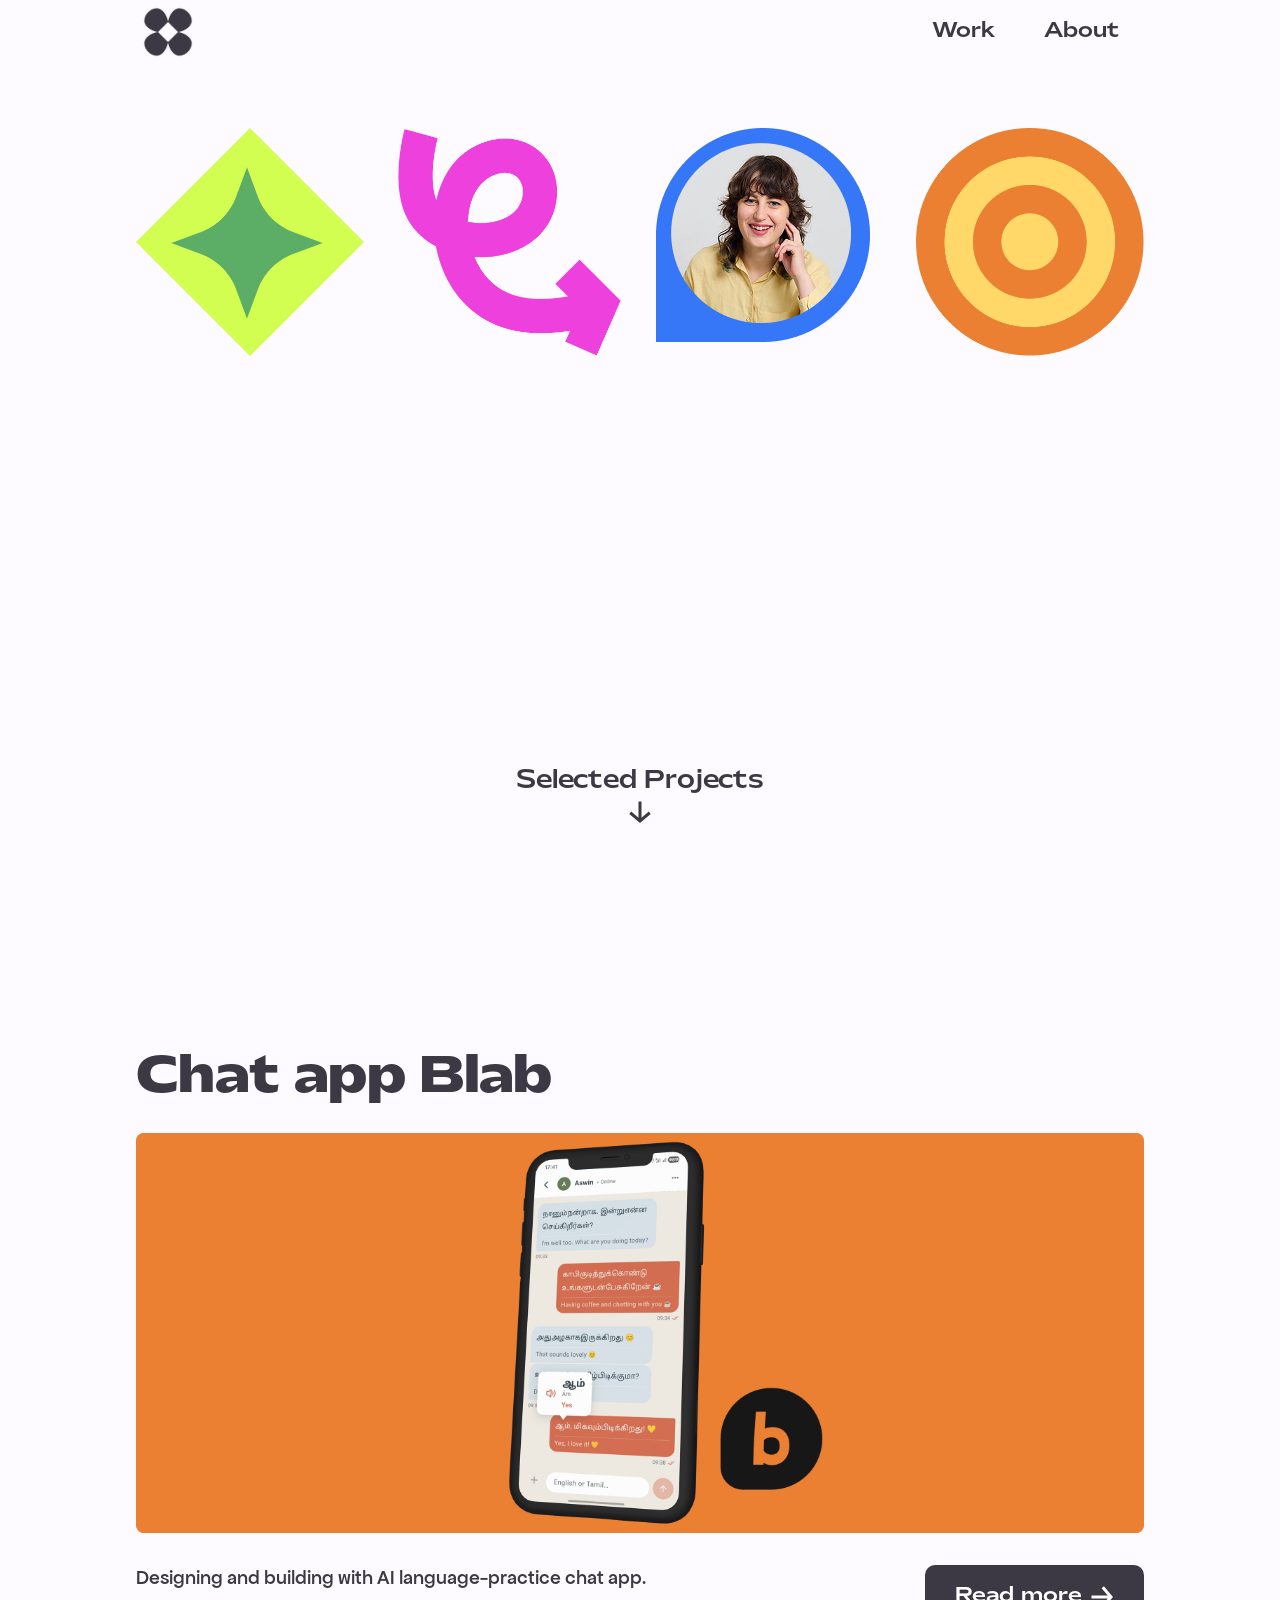
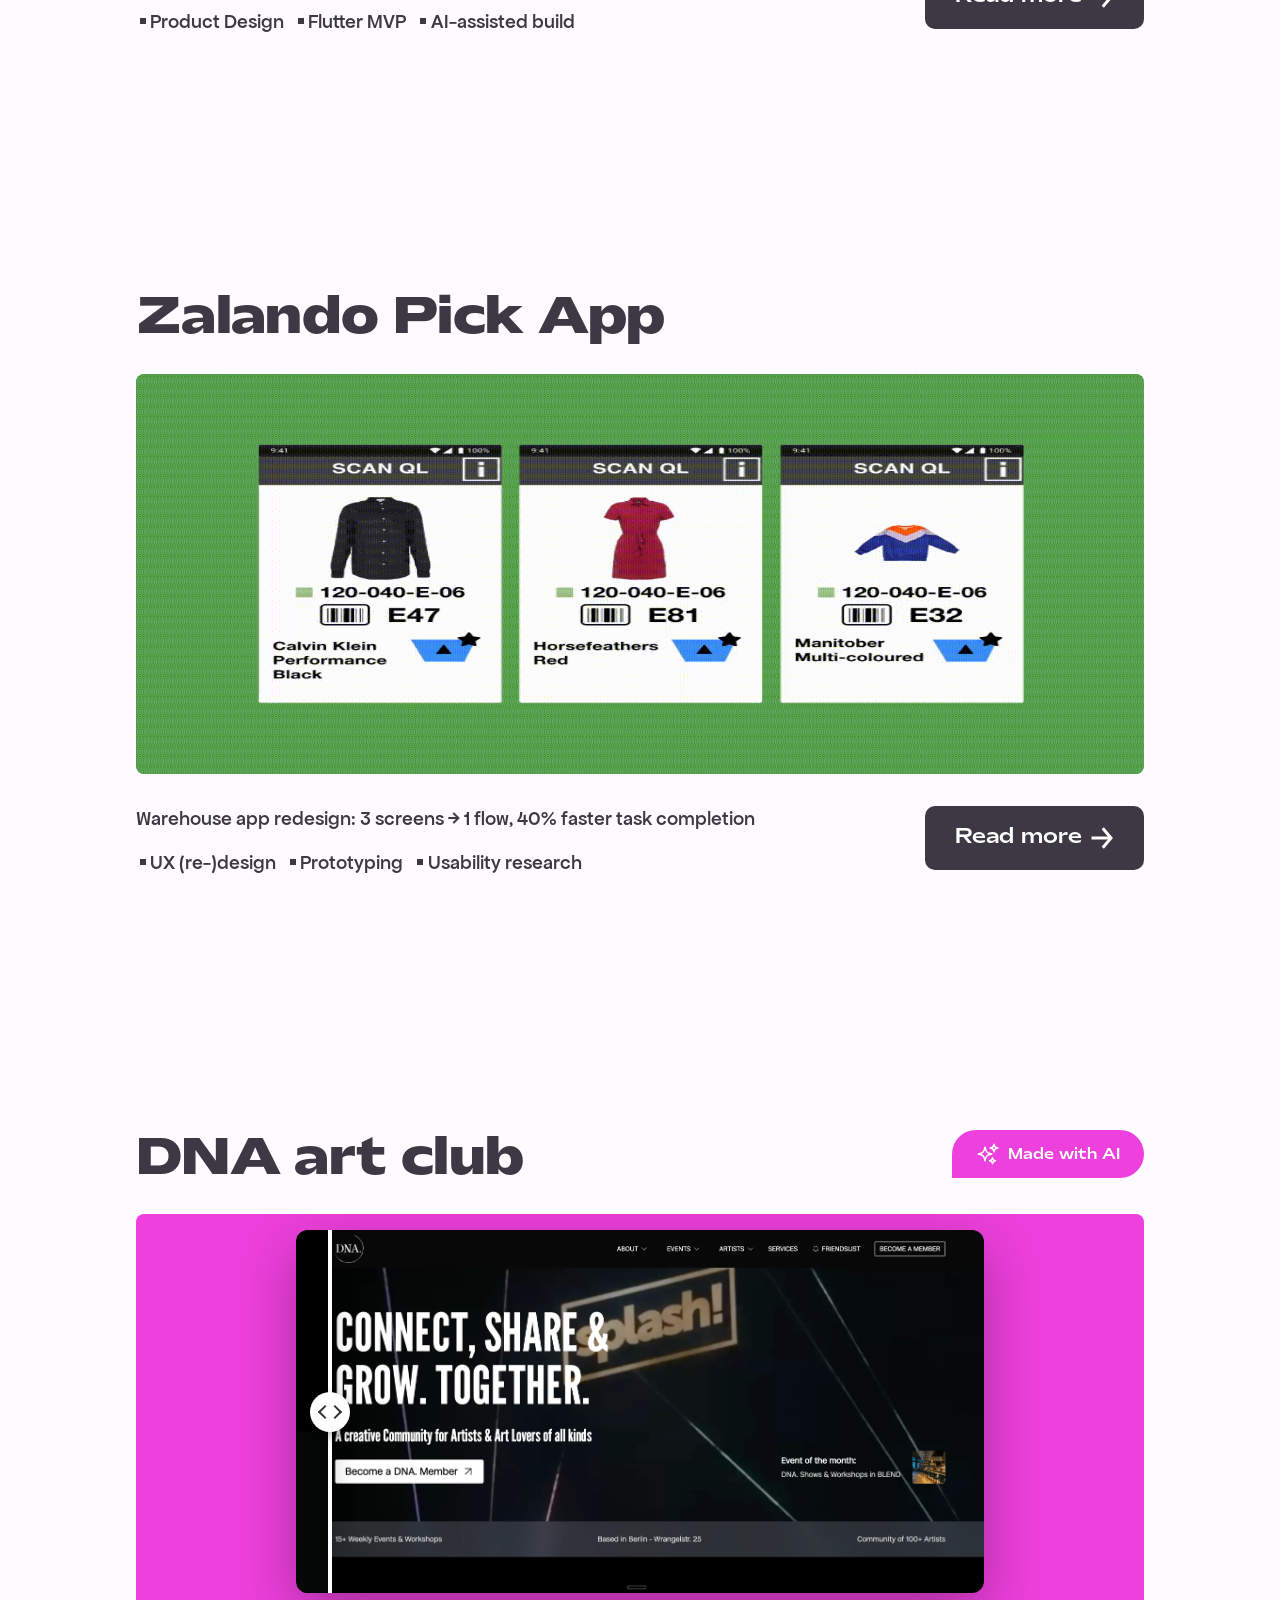
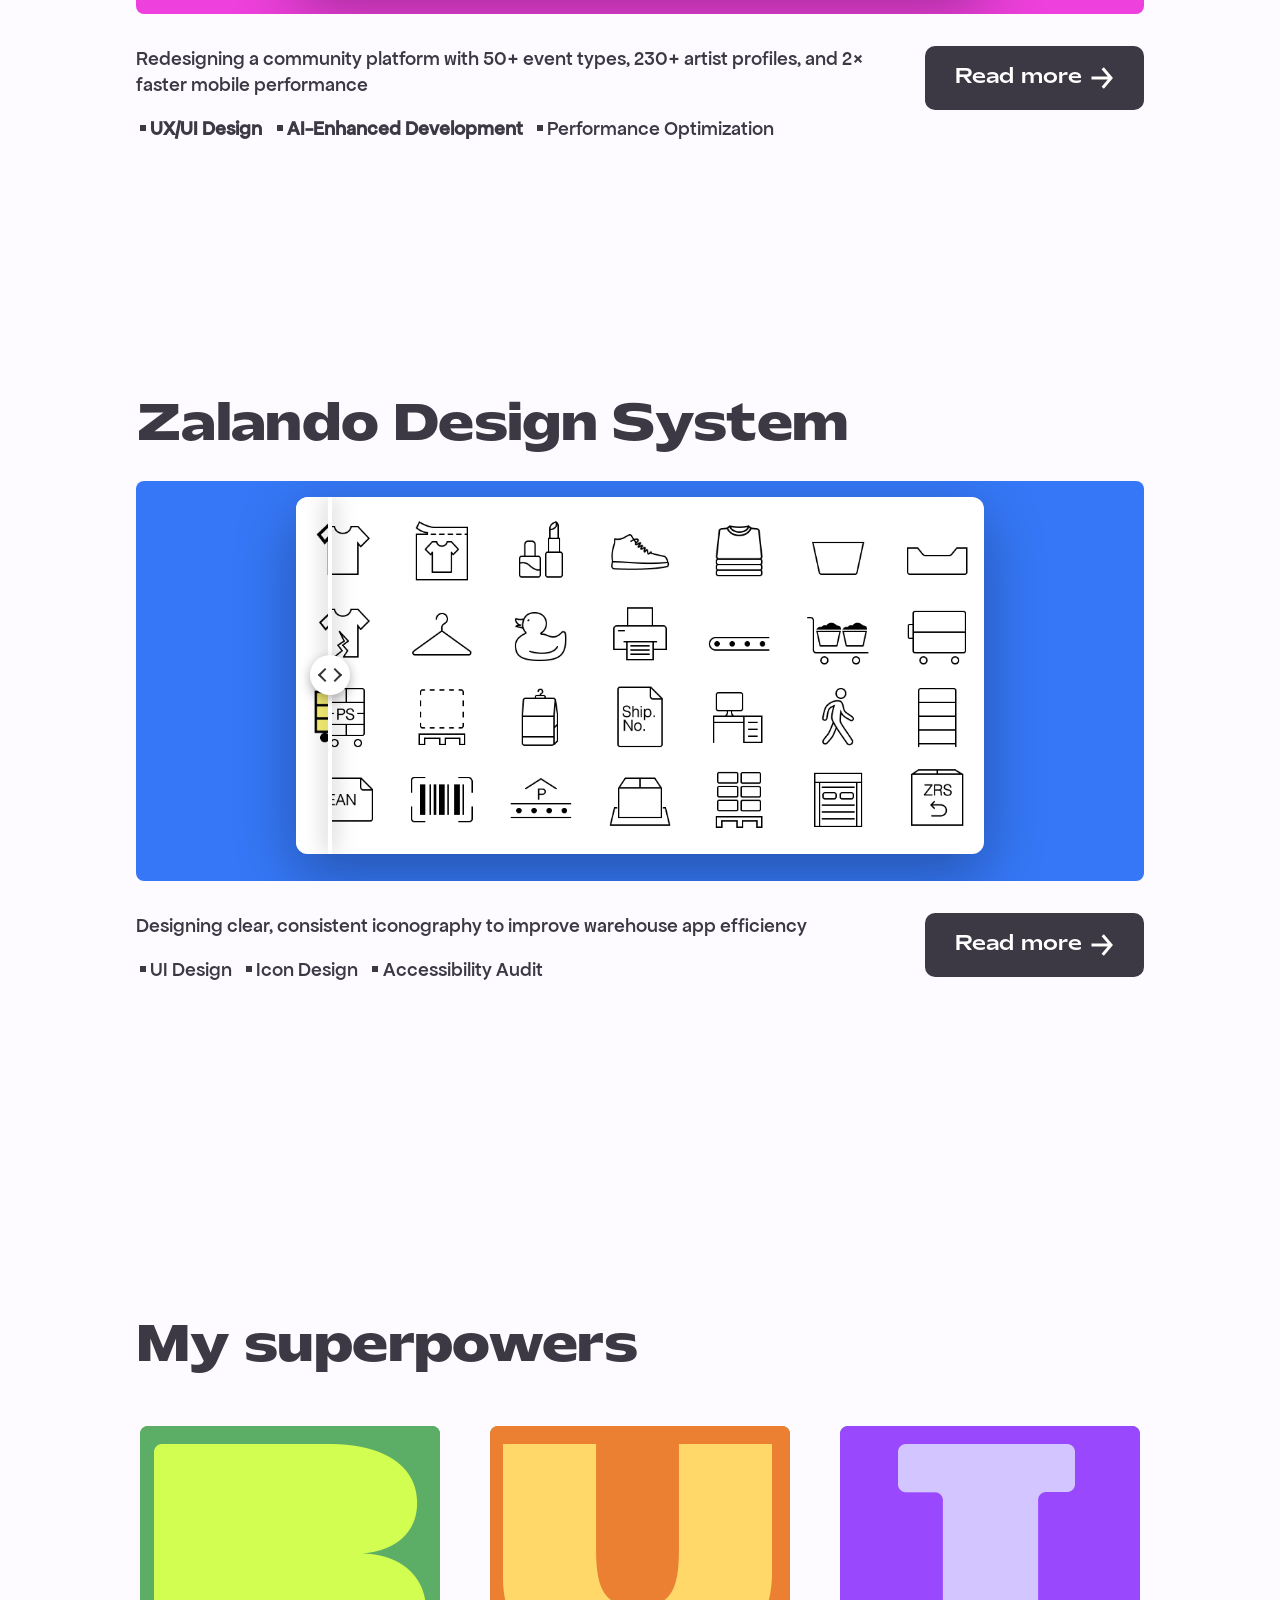
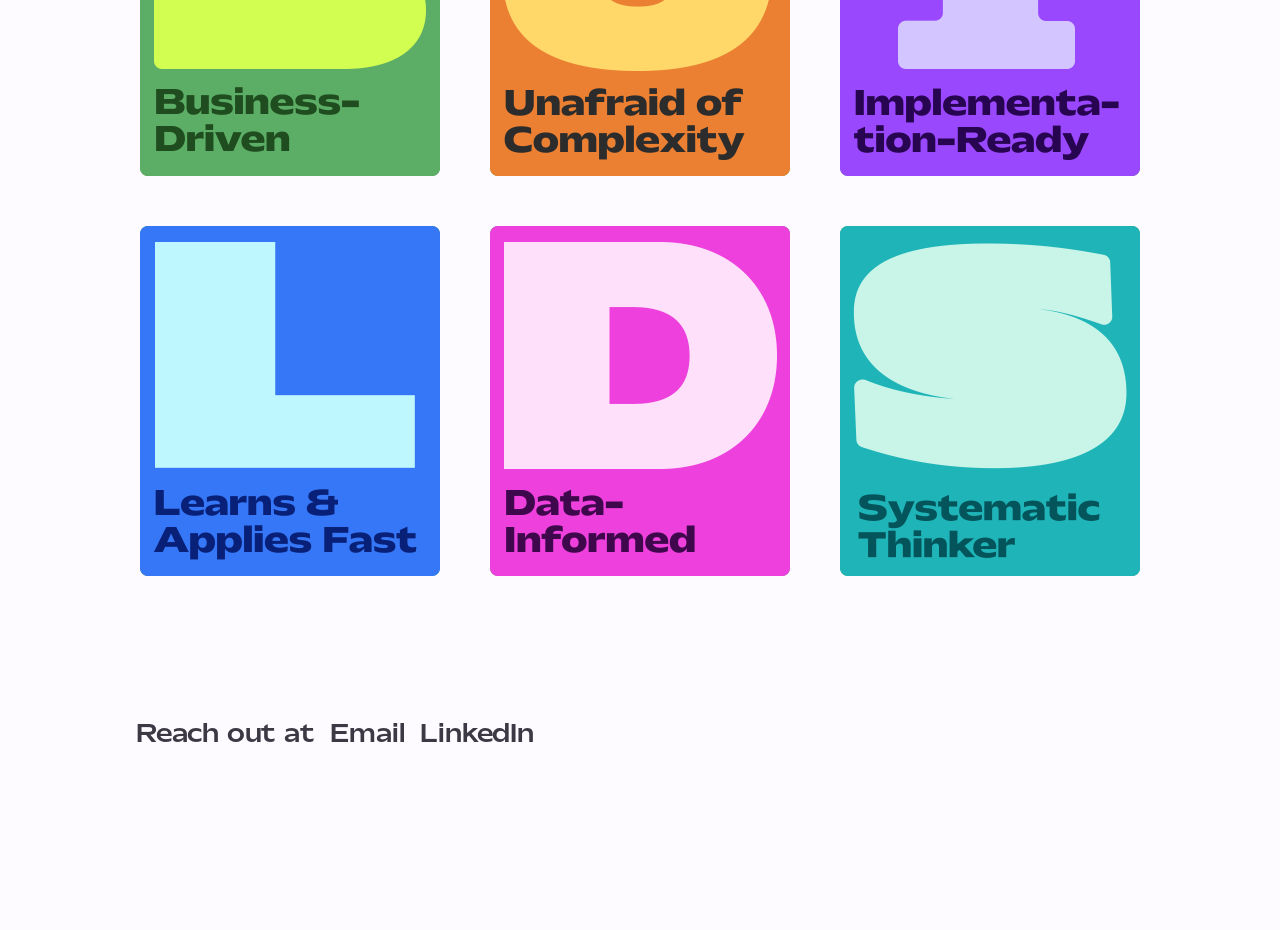
<file: index.html>
<!DOCTYPE html><!--  Last Published: Mon Apr 06 2026 17:07:35 GMT+0000 (Coordinated Universal Time)  -->
<html data-wf-page="660efa0300e63d18095c25e3" data-wf-site="660efa0300e63d18095c25d5" lang="en">
<head>
  <meta charset="utf-8">
  <title>Product (UX/UI) Design Portfolio of Anastasiia Yezhyzhanska</title>
  <meta content="Product Designer with marketing background who translates data insights into intuitive designs that drive measurable impact. Quickly picks up tools, embraces complexity, values empathy, curiosity, and systematic thinking. Seeking a purpose-driven company with a collaborative design team. Open for job opportunities" name="description">
  <meta content="Product (UX/UI) Design Portfolio of Anastasiia Yezhyzhanska" property="og:title">
  <meta content="https://cdn.prod.website-files.com/660efa0300e63d18095c25d5/685d3a9c6439c8dfc454fe76_website%20thumbnail.png" property="og:image">
  <meta content="Product (UX/UI) Design Portfolio of Anastasiia Yezhyzhanska" property="twitter:title">
  <meta content="width=device-width, initial-scale=1" name="viewport">
  <link href="css/normalize.css" rel="stylesheet" type="text/css">
  <link href="css/webflow.css" rel="stylesheet" type="text/css">
  <link href="css/nastias-portfolio.webflow.css" rel="stylesheet" type="text/css">
  <script type="text/javascript">!function(o,c){var n=c.documentElement,t=" w-mod-";n.className+=t+"js",("ontouchstart"in o||o.DocumentTouch&&c instanceof DocumentTouch)&&(n.className+=t+"touch")}(window,document);</script>
  <link href="images/favicon.png" rel="shortcut icon" type="image/x-icon">
  <link href="images/webclip.png" rel="apple-touch-icon">
  <script type="application/ld+json">
{
  "@context": "https://schema.org",
  "@type": "ProfilePage",
  "name": "Product (UX/UI) Design Portfolio of Anastasiia Yezhyzhanska",
  "description": "Product Designer with marketing background who translates data insights into intuitive designs that drive measurable impact",
  "inLanguage": "en",
  "url": "/",
  "mainEntity": {
    "@type": "Person",
    "name": "Anastasiia Yezhyzhanska",
    "jobTitle": "Product Designer",
    "description": "Product Designer with marketing background who translates data insights into intuitive designs that drive measurable impact",
    "email": "nastia.ez@gmail.com",
    "image": "https://cdn.prod.website-files.com/660efa0300e63d18095c25d5/683c47eebcb1b495164f7d42_Illustration3.png",
    "sameAs": [
      "https://www.linkedin.com/in/anastasia-yeshyshanska/"
    ],
    "knowsAbout": [
      "UX Design",
      "UI Design",
      "Product Design",
      "Digital Marketing",
      "Design Systems",
      "User Research",
      "Usability Testing",
      "Prototyping",
      "Accessibility",
      "Icon Design"
    ],
    "hasCredential": [
      {
        "@type": "EducationalOccupationalCredential",
        "name": "Google UX Design Certificate",
        "credentialCategory": "Professional Certificate"
      },
      {
        "@type": "EducationalOccupationalCredential",
        "name": "Google Digital Marketing Certificate",
        "credentialCategory": "Professional Certificate"
      }
    ]
  }
}
</script>
  <script defer="" src="https://cloud.umami.is/script.js" data-website-id="c76142f6-309d-4f0c-a19d-2bd54506bcb9"></script>
  <style>
    .button-wrap.is-green.blab-btn:hover { background-color: #EB8032; }
  </style>
</head>
<body>
  <div data-animation="default" data-collapse="medium" data-duration="400" data-easing="ease" data-easing2="ease" role="banner" class="navbar w-nav">
    <div class="container-nav w-container">
      <a data-w-id="56447990-2431-6577-b7d1-31df146c0014" href="index.html" aria-current="page" class="brand w-nav-brand w--current"><img data-w-id="56447990-2431-6577-b7d1-31df146c0015" loading="lazy" alt="Logo in shape of a flower nastia design black" src="images/Logo-nastia-design-black.png"></a>
      <nav role="navigation" class="nav-menu-mobile w-nav-menu">
        <a data-w-id="56447990-2431-6577-b7d1-31df146c0017" href="#work" class="nav-link w-inline-block">
          <div class="text-link-underline"></div>
          <div class="text-block">Work</div>
        </a>
        <a data-w-id="56447990-2431-6577-b7d1-31df146c001a" href="#about" class="nav-link w-inline-block">
          <div class="text-link-underline"></div>
          <div class="text-block">About</div>
        </a>
      </nav>
      <div class="menu-button w-nav-button"><img loading="lazy" src="images/menu-icon.png" alt="hamburger menu"></div>
    </div>
  </div>
  <section class="section-home-hero">
    <div class="container-large">
      <div id="w-node-_50bcda06-9f12-b8ef-3ac8-9069650fecab-095c25e3" class="w-layout-layout quick-stack-work-main wf-layout-layout">
        <div class="w-layout-cell"><img src="images/Illustration1.png" loading="lazy" style="-webkit-transform:translate3d(0, 0, 0) scale3d(1, 1, 1) rotateX(0) rotateY(0) rotateZ(0deg) skew(0, 0);-moz-transform:translate3d(0, 0, 0) scale3d(1, 1, 1) rotateX(0) rotateY(0) rotateZ(0deg) skew(0, 0);-ms-transform:translate3d(0, 0, 0) scale3d(1, 1, 1) rotateX(0) rotateY(0) rotateZ(0deg) skew(0, 0);transform:translate3d(0, 0, 0) scale3d(1, 1, 1) rotateX(0) rotateY(0) rotateZ(0deg) skew(0, 0)" data-w-id="7b1a85a9-d023-a354-3fd4-c23b3a121c51" alt="Illustration 1 - green diamond"></div>
        <div class="w-layout-cell"><img src="images/Illustration2.png" loading="lazy" style="-webkit-transform:translate3d(0, 0, 0) scale3d(1, 1, 1) rotateX(0) rotateY(0) rotateZ(0deg) skew(0, 0);-moz-transform:translate3d(0, 0, 0) scale3d(1, 1, 1) rotateX(0) rotateY(0) rotateZ(0deg) skew(0, 0);-ms-transform:translate3d(0, 0, 0) scale3d(1, 1, 1) rotateX(0) rotateY(0) rotateZ(0deg) skew(0, 0);transform:translate3d(0, 0, 0) scale3d(1, 1, 1) rotateX(0) rotateY(0) rotateZ(0deg) skew(0, 0)" data-w-id="4d69e1eb-6c72-b77b-f48d-1dcb4fc1de46" alt="Illustration 2 - pink arrow"></div>
        <div class="w-layout-cell"><img src="images/Illustration3.png" loading="lazy" style="-webkit-transform:translate3d(0, 0, 0) scale3d(1, 1, 1) rotateX(0) rotateY(null) rotateZ(0deg) skew(0, 0);-moz-transform:translate3d(0, 0, 0) scale3d(1, 1, 1) rotateX(0) rotateY(null) rotateZ(0deg) skew(0, 0);-ms-transform:translate3d(0, 0, 0) scale3d(1, 1, 1) rotateX(0) rotateY(null) rotateZ(0deg) skew(0, 0);transform:translate3d(0, 0, 0) scale3d(1, 1, 1) rotateX(0) rotateY(null) rotateZ(0deg) skew(0, 0);transform-style:preserve-3d" data-w-id="7535cc50-1205-7c90-1c3f-e87dc323d5d8" alt="Illustration 3 - Anastasiia Yezhyzhanska photo"></div>
        <div class="w-layout-cell"><img src="images/Illustration4.png" loading="lazy" style="-webkit-transform:translate3d(0, 0, 0) scale3d(1, 1, 1) rotateX(0) rotateY(0) rotateZ(0) skew(0deg, 0deg);-moz-transform:translate3d(0, 0, 0) scale3d(1, 1, 1) rotateX(0) rotateY(0) rotateZ(0) skew(0deg, 0deg);-ms-transform:translate3d(0, 0, 0) scale3d(1, 1, 1) rotateX(0) rotateY(0) rotateZ(0) skew(0deg, 0deg);transform:translate3d(0, 0, 0) scale3d(1, 1, 1) rotateX(0) rotateY(0) rotateZ(0) skew(0deg, 0deg)" data-w-id="c585610b-dc27-5aa2-4567-acc34f4bdeef" alt="Illustration 4 - orange aim"></div>
      </div>
      <div id="w-node-af230d68-3199-d7da-4e68-631b4ef4b66f-095c25e3" class="hero-text-wrapper" style="margin-top:-3rem;">
        <div style="margin-left:32.5rem;">
          <div data-w-id="919f8e26-0bd6-5692-669b-b07d7eef91b5" style="opacity:0;width:fit-content;padding-bottom:0;height:4rem;" class="description-container">
            <p class="work-description-text"><span class="text-span---description">Hi! I'm Anastasiia</span></p>
          </div>
        </div>
        <div>
          <p data-w-id="8099e180-950b-e6cb-9d9e-b84ef030b881" style="opacity:0" class="work-main-heading">I design</p>
          <p data-w-id="24a54450-e55d-b4cc-3684-d9b6a762a7f6" style="opacity:0" class="work-main-heading">&amp; code with AI</p>
        </div>
      </div>
      <div data-figma-id="404:389" class="header-wrapper-center">
        <p data-figma-id="404:391" class="heading-4">Selected Projects</p>
        <a href="#work" class="link-block w-inline-block"><img class="icon-main" src="images/rivet-iconsarrow-left_1.svg" data-figma-image-id="682743377be6f7c9c54f261d" alt="arrow down" data-figma-id="420:235" data-figma-image-hash="8457432488b96727f64a87c9799f0abc" loading="lazy"></a>
      </div>
    </div>
  </section>
  <section id="work" class="section-cards">
    <div class="container-large">
      <div id="w-node-b6030549-5edf-d8e6-b9c5-740bb1b436ab-095c25e3" class="cards-wrapper">
        <div id="w-node-_6af87513-1233-4929-a77d-blab00000001-095c25e3" class="w-layout-layout quick-stack-cards wf-layout-layout">
          <div id="w-node-_6af87513-1233-4929-a77d-blab00000002-095c25e3" class="w-layout-cell">
            <p data-figma-id="404:545" class="heading-2">Chat app Blab</p>
          </div>
          <div id="w-node-_6af87513-1233-4929-a77d-blab00000003-095c25e3" class="w-layout-cell">
            <a data-umami-event="blab-thumbnail-button" href="blab-case-study.html" class="pick-link w-inline-block">
              <div class="next-case-wrapper">
                <div class="project-thumbnail blab-cover"><img class="card-picture-pick card-picture-blab" src="images/blab-cover.png" alt="Blab chat app cover with a tilted phone mockup and Blab logo on an orange background." loading="lazy"></div>
              </div>
            </a>
          </div>
          <div id="w-node-_6af87513-1233-4929-a77d-blab00000004-095c25e3" class="w-layout-cell">
            <div data-figma-id="404:544" class="card-content">
              <p data-figma-id="404:547" class="paragraph">Designing and building with AI language-practice chat app.</p>
              <div data-figma-id="404:611" class="tags">
                <div data-figma-id="404:612" class="tag">
                  <div data-figma-id="404:613" class="icon-list-2"><img class="list-point" src="images/Rectangle-1307.svg" data-figma-image-id="6827433710b7e301ffc41c4a" alt="List point" data-figma-id="404:559" data-figma-image-hash="bd3e3599511490757391ec1d97a3c4b4" loading="lazy"></div>
                  <p data-figma-id="404:615" class="paragraph">Product Design</p>
                </div>
                <div data-figma-id="404:616" class="tag">
                  <div data-figma-id="404:617" class="icon-list-2"><img class="list-point" src="images/Rectangle-1307.svg" data-figma-image-id="6827433710b7e301ffc41c4a" alt="List point" data-figma-id="404:559" data-figma-image-hash="bd3e3599511490757391ec1d97a3c4b4" loading="lazy"></div>
                  <p data-figma-id="404:619" class="paragraph">Flutter MVP</p>
                </div>
                <div data-figma-id="404:620" class="tag">
                  <div data-figma-id="404:621" class="icon-list-2"><img class="list-point" src="images/Rectangle-1307.svg" data-figma-image-id="6827433710b7e301ffc41c4a" alt="List point" data-figma-id="404:559" data-figma-image-hash="bd3e3599511490757391ec1d97a3c4b4" loading="lazy"></div>
                  <p data-figma-id="404:623" class="paragraph">AI-assisted build</p>
                </div>
              </div>
            </div>
          </div>
          <div class="w-layout-cell button-wrap-cell">
            <a data-umami-event="blab-button" href="blab-case-study.html" class="link-block w-inline-block">
              <div class="button-wrap is-green blab-btn">
                <div class="button-inner">
                  <div class="button-text-wrapper">
                    <div text="Text" class="button-text">Read more</div>
                  </div>
                  <div class="button-icon"><img class="icon-main" src="images/rivet-iconsarrow-left.svg" data-figma-image-id="682743377be6f7c9c54f261d" alt="arrow right" data-figma-id="420:235" data-figma-image-hash="8457432488b96727f64a87c9799f0abc" loading="lazy"></div>
                </div>
              </div>
            </a>
          </div>
        </div>
        <div id="w-node-_49de4840-3125-e440-322c-fd3b9468dac3-095c25e3" class="w-layout-layout quick-stack-cards wf-layout-layout">
          <div id="w-node-_49de4840-3125-e440-322c-fd3b9468dac4-095c25e3" class="w-layout-cell">
            <p data-figma-id="404:545" class="heading-2">Zalando Pick App</p>
          </div>
          <div class="w-layout-cell"></div>
          <div id="w-node-_49de4840-3125-e440-322c-fd3b9468dac8-095c25e3" class="w-layout-cell">
            <a data-umami-event="pick-thumbnail-button" href="zalando-pick-app.html" class="pick-link w-inline-block">
              <div class="next-case-wrapper">
                <div class="project-thumbnail pick"><img class="card-picture-pick" src="images/Pick-hero.gif" data-figma-image-id="6824801a0c46d6f2b06da1ad" alt="Mobile app interface showing scanned item list with codes and images of a black shirt, red dress, and multicolored sweater." data-figma-id="404:403" data-figma-image-hash="48ac07d1146e161177efa2734bdd5b4d" loading="lazy"></div>
              </div>
            </a>
          </div>
          <div id="w-node-_49de4840-3125-e440-322c-fd3b9468daca-095c25e3" class="w-layout-cell">
            <div data-figma-id="404:544" class="card-content">
              <p data-figma-id="404:547" class="paragraph">Warehouse app redesign: 3 screens → 1 flow, 40% faster task completion</p>
              <div data-figma-id="404:611" class="tags">
                <div data-figma-id="404:612" class="tag">
                  <div data-figma-id="404:613" class="icon-list-2"><img class="list-point" src="images/Rectangle-1307.svg" data-figma-image-id="6827433710b7e301ffc41c4a" alt="List point" data-figma-id="404:559" data-figma-image-hash="bd3e3599511490757391ec1d97a3c4b4" loading="lazy"></div>
                  <p data-figma-id="404:615" class="paragraph">UX (re-)design</p>
                </div>
                <div data-figma-id="404:616" class="tag">
                  <div data-figma-id="404:617" class="icon-list-2"><img class="list-point" src="images/Rectangle-1307.svg" data-figma-image-id="6827433710b7e301ffc41c4a" alt="List point" data-figma-id="404:559" data-figma-image-hash="bd3e3599511490757391ec1d97a3c4b4" loading="lazy"></div>
                  <p data-figma-id="404:619" class="paragraph">Prototyping</p>
                </div>
                <div data-figma-id="404:620" class="tag">
                  <div data-figma-id="404:621" class="icon-list-2"><img class="list-point" src="images/Rectangle-1307.svg" data-figma-image-id="6827433710b7e301ffc41c4a" alt="List point" data-figma-id="404:559" data-figma-image-hash="bd3e3599511490757391ec1d97a3c4b4" loading="lazy"></div>
                  <p data-figma-id="404:623" class="paragraph">Usability research</p>
                </div>
              </div>
            </div>
          </div>
          <div class="w-layout-cell button-wrap-cell">
            <a data-umami-event="pick-button" href="zalando-pick-app.html" class="link-block w-inline-block">
              <div class="button-wrap is-green">
                <div class="button-inner">
                  <div class="button-text-wrapper">
                    <div text="Text" class="button-text">Read more</div>
                  </div>
                  <div class="button-icon"><img class="icon-main" src="images/rivet-iconsarrow-left.svg" data-figma-image-id="682743377be6f7c9c54f261d" alt="arrow right" data-figma-id="420:235" data-figma-image-hash="8457432488b96727f64a87c9799f0abc" loading="lazy"></div>
                </div>
              </div>
            </a>
          </div>
        </div>
        <div id="w-node-f100ad46-fe5e-e4b2-2926-f27a1928baf6-095c25e3" class="w-layout-layout quick-stack-cards wf-layout-layout">
          <div id="w-node-f100ad46-fe5e-e4b2-2926-f27a1928baf7-095c25e3" class="w-layout-cell">
            <p data-figma-id="404:545" class="heading-2">DNA art club</p>
          </div>
          <div class="w-layout-cell button-wrap-cell">
            <div class="tag-container"><img src="images/sparkles.svg" loading="lazy" alt="" class="icon-small">
              <div class="shine-overlay"></div>
              <p data-figma-id="404:545" class="tag-text">Made with AI</p>
            </div>
          </div>
          <div id="w-node-_3965527d-38bf-eca6-1b6c-5274c863c902-095c25e3" class="w-layout-cell">
            <div class="next-case-wrapper">
              <div class="project-thumbnail dna">
                <div class="w-embed w-script">
                  <div class="before-after-slider">
                    <div class="image-container">
                      <img class="image-after" src="images/home-page-new.webp" alt="After">
                      <img class="image-before" src="images/home-page-old.webp" alt="Before">
                      <div class="slider-handle" id="slider-handle">
                        <div class="slider-line"></div>
                        <div class="slider-button"></div>
                      </div>
                    </div>
                  </div>
                  <style>
  .before-after-slider {
    width: 100%;
    position: relative;
    padding: 3rem 6rem;
  }
  @media (max-width: 478px) {
    .before-after-slider {
      padding: 4rem 0.5rem;
    }
  }
  .image-container {
    position: relative;
    width: 100%;
    overflow: hidden;
    border-radius: 12px;
    box-shadow: 0 20px 60px rgba(0, 0, 0, 0.3);
    cursor: ew-resize;
  }
  .image-after, .image-before {
    display: block;
    width: 100%;
    height: auto;
  }
  .image-before {
    position: absolute;
    top: 0;
    left: 0;
    width: 100%;
    height: 100%;
    object-fit: cover;
    clip-path: inset(0 95% 0 0);
  }
  .slider-handle {
    position: absolute;
    top: 0;
    left: 5%;
    width: 4px;
    height: 100%;
    background: white;
    cursor: ew-resize;
    transform: translateX(-50%);
    z-index: 10;
  }
  .slider-line {
    width: 4px;
    height: 100%;
    background: white;
    box-shadow: 0 0 20px rgba(0,0,0,0.5);
  }
  .slider-button {
    position: absolute;
    top: 50%;
    left: 50%;
    width: 40px;
    height: 40px;
    background: white;
    border-radius: 50%;
    transform: translate(-50%, -50%);
    box-shadow: 0 4px 12px rgba(0,0,0,0.3);
    cursor: ew-resize;
  }
  .slider-button::before,
  .slider-button::after {
    content: '';
    position: absolute;
    top: 50%;
    width: 8px;
    height: 8px;
    border-top: 2px solid #333;
    transform: translateY(-50%);
  }
  .slider-button::before {
    left: 10px;
    border-left: 2px solid #333;
    transform: translateY(-50%) rotate(-45deg);
  }
  .slider-button::after {
    right: 10px;
    border-right: 2px solid #333;
    transform: translateY(-50%) rotate(45deg);
  }
</style>
                  <script>
(function() {
  const container = document.querySelector('.image-container');
  const handle = document.getElementById('slider-handle');
  const beforeImage = document.querySelector('.image-before');
  if (!container || !handle || !beforeImage) return;
  let isDragging = false;
  function updateSlider(x) {
    const rect = container.getBoundingClientRect();
    const position = Math.max(0, Math.min(x - rect.left, rect.width));
    const percentage = (position / rect.width) * 100;
    handle.style.left = percentage + '%';
    beforeImage.style.clipPath = `inset(0 ${100 - percentage}% 0 0)`;
  }
  handle.addEventListener('mousedown', function(e) {
    isDragging = true;
    e.preventDefault();
  });
  container.addEventListener('mousedown', function(e) {
    isDragging = true;
    updateSlider(e.clientX);
  });
  document.addEventListener('mousemove', function(e) {
    if (!isDragging) return;
    updateSlider(e.clientX);
  });
  document.addEventListener('mouseup', function() {
    isDragging = false;
  });
  handle.addEventListener('touchstart', function(e) {
    isDragging = true;
    e.preventDefault();
  });
  container.addEventListener('touchstart', function(e) {
    isDragging = true;
    updateSlider(e.touches[0].clientX);
  });
  document.addEventListener('touchmove', function(e) {
    if (!isDragging) return;
    updateSlider(e.touches[0].clientX);
  });
  document.addEventListener('touchend', function() {
    isDragging = false;
  });
})();
</script>
                  <style>
/* Hero Section Spacing */
.before-after-slider {
  padding: 1rem 10rem; !important;
}
/* Adjust for tablet */
@media (max-width: 640px) {
.before-after-slider {
  padding: 5rem 1rem; !important;
  }
}
/* Adjust for mobile horizontal */
@media (max-width: 480px) {
.before-after-slider {
  padding: 5rem 1rem; !important;
  }
}
/* Adjust for mobile */
@media (max-width: 320px) {
 .before-after-slider {
  padding: 5rem 2rem; !important;
  }
}
</style>
                </div>
              </div>
            </div>
          </div>
          <div id="w-node-_7e571279-a454-82a2-b27e-b33bcfc781bf-095c25e3" class="w-layout-cell">
            <div data-figma-id="404:544" class="card-content">
              <p data-figma-id="404:547" class="paragraph">Redesigning a community platform with 50+ event types, 230+ artist profiles, and 2× faster mobile performance</p>
              <div data-figma-id="404:548" class="tags">
                <div data-figma-id="404:549" class="tag">
                  <div data-figma-id="404:550" class="icon-list-2"><img class="list-point" src="images/Rectangle-1307.svg" data-figma-image-id="6827433710b7e301ffc41c4a" alt="List point" data-figma-id="404:551" data-figma-image-hash="bd3e3599511490757391ec1d97a3c4b4" loading="lazy"></div>
                  <p data-figma-id="404:552" class="paragraph"><strong>UX/UI Design</strong></p>
                </div>
                <div data-figma-id="404:553" class="tag">
                  <div data-figma-id="404:554" class="icon-list-2"><img class="list-point" src="images/Rectangle-1307.svg" data-figma-image-id="6827433710b7e301ffc41c4a" alt="List point" data-figma-id="404:555" data-figma-image-hash="bd3e3599511490757391ec1d97a3c4b4" loading="lazy"></div>
                  <p data-figma-id="404:556" class="paragraph"><strong>AI-Enhanced Development</strong></p>
                </div>
                <div data-figma-id="404:557" class="tag">
                  <div data-figma-id="404:558" class="icon-list-2"><img class="list-point" src="images/Rectangle-1307.svg" data-figma-image-id="6827433710b7e301ffc41c4a" alt="List point" data-figma-id="404:559" data-figma-image-hash="bd3e3599511490757391ec1d97a3c4b4" loading="lazy"></div>
                  <p data-figma-id="404:560" class="paragraph">Performance Optimization</p>
                </div>
              </div>
            </div>
          </div>
          <div class="w-layout-cell button-wrap-cell">
            <a data-umami-event="dna-button" href="dna-art-club-redesign.html" class="link-block w-inline-block">
              <div class="button-wrap is-pink">
                <div class="button-inner">
                  <div class="button-text-wrapper">
                    <div text="Text" class="button-text">Read more</div>
                  </div>
                  <div class="button-icon"><img class="icon-main" src="images/rivet-iconsarrow-left.svg" data-figma-image-id="682743377be6f7c9c54f261d" alt="arrow right" data-figma-id="420:235" data-figma-image-hash="8457432488b96727f64a87c9799f0abc" loading="lazy"></div>
                </div>
              </div>
            </a>
          </div>
        </div>
        <div id="w-node-_4ea96eeb-da43-803b-d25f-08441fb6e2c2-095c25e3" class="w-layout-layout quick-stack-cards wf-layout-layout">
          <div id="w-node-_4ea96eeb-da43-803b-d25f-08441fb6e2c3-095c25e3" class="w-layout-cell">
            <p data-figma-id="404:545" class="heading-2">Zalando Design System</p>
          </div>
          <div class="w-layout-cell"></div>
          <div id="w-node-_4ea96eeb-da43-803b-d25f-08441fb6e2c7-095c25e3" class="w-layout-cell">
            <div class="next-case-wrapper">
              <div class="project-thumbnail zds">
                <div class="w-embed w-script">
                  <div class="before-after-slider">
                    <div class="image-container">
                      <img class="image-after" src="images/ZDS-before.png" alt="After">
                      <img class="image-before" src="images/ZDS-after.png" alt="Before">
                      <div class="slider-handle">
                        <div class="slider-line"></div>
                        <div class="slider-button"></div>
                      </div>
                    </div>
                  </div>
                  <style>
  .before-after-slider {
    width: 100%;
    position: relative;
    padding: 3rem 6rem;
  }
  @media (max-width: 478px) {
    .before-after-slider {
      padding: 4rem 0.5rem;
    }
  }
  .image-container {
    position: relative;
    width: 100%;
    overflow: hidden;
    border-radius: 12px;
    box-shadow: 0 20px 60px rgba(0, 0, 0, 0.3);
    cursor: ew-resize;
  }
  .image-after, .image-before {
    display: block;
    width: 100%;
    height: auto;
  }
  .image-before {
    position: absolute;
    top: 0;
    left: 0;
    width: 100%;
    height: 100%;
    object-fit: cover;
    clip-path: inset(0 95% 0 0);
  }
  .slider-handle {
    position: absolute;
    top: 0;
    left: 5%;
    width: 4px;
    height: 100%;
    background: white;
    cursor: ew-resize;
    transform: translateX(-50%);
    z-index: 10;
  }
  .slider-line {
    width: 4px;
    height: 100%;
    background: white;
    box-shadow: 0 0 20px rgba(0,0,0,0.5);
  }
  .slider-button {
    position: absolute;
    top: 50%;
    left: 50%;
    width: 40px;
    height: 40px;
    background: white;
    border-radius: 50%;
    transform: translate(-50%, -50%);
    box-shadow: 0 4px 12px rgba(0,0,0,0.3);
    cursor: ew-resize;
  }
  .slider-button::before,
  .slider-button::after {
    content: '';
    position: absolute;
    top: 50%;
    width: 8px;
    height: 8px;
    border-top: 2px solid #333;
    transform: translateY(-50%);
  }
  .slider-button::before {
    left: 10px;
    border-left: 2px solid #333;
    transform: translateY(-50%) rotate(-45deg);
  }
  .slider-button::after {
    right: 10px;
    border-right: 2px solid #333;
    transform: translateY(-50%) rotate(45deg);
  }
</style>
                  <script>
document.querySelectorAll('.before-after-slider').forEach(slider => {
  const container = slider.querySelector('.image-container');
  const handle = slider.querySelector('.slider-handle');
  const beforeImage = slider.querySelector('.image-before');
  if (!container || !handle || !beforeImage) return;
  let isDragging = false;
  function updateSlider(x) {
    const rect = container.getBoundingClientRect();
    const position = Math.max(0, Math.min(x - rect.left, rect.width));
    const percentage = (position / rect.width) * 100;
    handle.style.left = percentage + '%';
    beforeImage.style.clipPath = `inset(0 ${100 - percentage}% 0 0)`;
  }
  handle.addEventListener('mousedown', (e) => { isDragging = true; e.preventDefault(); });
  container.addEventListener('mousedown', (e) => { isDragging = true; updateSlider(e.clientX); });
  document.addEventListener('mousemove', (e) => { if (isDragging) updateSlider(e.clientX); });
  document.addEventListener('mouseup', () => { isDragging = false; });
  handle.addEventListener('touchstart', (e) => { isDragging = true; e.preventDefault(); });
  container.addEventListener('touchstart', (e) => { isDragging = true; updateSlider(e.touches[0].clientX); });
  document.addEventListener('touchmove', (e) => { if (isDragging) updateSlider(e.touches[0].clientX); });
  document.addEventListener('touchend', () => { isDragging = false; });
});
</script>
                  <style>
/* Hero Section Spacing */
.before-after-slider {
  padding: 1rem 10rem; !important;
}
/* Adjust for tablet */
@media (max-width: 640px) {
.before-after-slider {
  padding: 5rem 1rem; !important;
  }
}
/* Adjust for mobile horizontal */
@media (max-width: 480px) {
.before-after-slider {
  padding: 5rem 1rem; !important;
  }
}
/* Adjust for mobile */
@media (max-width: 320px) {
 .before-after-slider {
  padding: 5rem 2rem; !important;
  }
}
</style>
                </div>
              </div>
            </div>
          </div>
          <div id="w-node-_4ea96eeb-da43-803b-d25f-08441fb6e2cb-095c25e3" class="w-layout-cell">
            <div data-figma-id="404:544" class="card-content">
              <p data-figma-id="404:547" class="paragraph">Designing clear, consistent iconography to improve warehouse app efficiency</p>
              <div data-figma-id="404:548" class="tags">
                <div data-figma-id="404:549" class="tag">
                  <div data-figma-id="404:550" class="icon-list-2"><img class="list-point" src="images/Rectangle-1307.svg" data-figma-image-id="6827433710b7e301ffc41c4a" alt="List point" data-figma-id="404:551" data-figma-image-hash="bd3e3599511490757391ec1d97a3c4b4" loading="lazy"></div>
                  <p data-figma-id="404:552" class="paragraph">UI Design</p>
                </div>
                <div data-figma-id="404:553" class="tag">
                  <div data-figma-id="404:554" class="icon-list-2"><img class="list-point" src="images/Rectangle-1307.svg" data-figma-image-id="6827433710b7e301ffc41c4a" alt="List point" data-figma-id="404:555" data-figma-image-hash="bd3e3599511490757391ec1d97a3c4b4" loading="lazy"></div>
                  <p data-figma-id="404:556" class="paragraph">Icon Design</p>
                </div>
                <div data-figma-id="404:557" class="tag">
                  <div data-figma-id="404:558" class="icon-list-2"><img class="list-point" src="images/Rectangle-1307.svg" data-figma-image-id="6827433710b7e301ffc41c4a" alt="List point" data-figma-id="404:559" data-figma-image-hash="bd3e3599511490757391ec1d97a3c4b4" loading="lazy"></div>
                  <p data-figma-id="404:560" class="paragraph">Accessibility Audit</p>
                </div>
              </div>
            </div>
          </div>
          <div class="w-layout-cell button-wrap-cell">
            <a data-umami-event="zds-button" href="zalando-design-system.html" class="link-block w-inline-block">
              <div class="button-wrap is-blue">
                <div class="button-inner">
                  <div class="button-text-wrapper">
                    <div text="Text" class="button-text">Read more</div>
                  </div>
                  <div class="button-icon"><img class="icon-main" src="images/rivet-iconsarrow-left.svg" data-figma-image-id="682743377be6f7c9c54f261d" alt="arrow right" data-figma-id="420:235" data-figma-image-hash="8457432488b96727f64a87c9799f0abc" loading="lazy"></div>
                </div>
              </div>
            </a>
          </div>
        </div>
      </div>
    </div>
  </section>
  <section id="about" class="section-about">
    <div class="container-large">
      <p data-figma-id="404:545" class="heading-2">My superpowers</p>
      <div id="w-node-_71f8330f-ba7e-6982-09bb-8df3f6caec61-095c25e3" class="w-layout-layout quick-stack-supperpowers wf-layout-layout">
        <div class="w-layout-cell">
          <div data-w-id="4aaa54d7-b082-5201-7f91-41ea4983712b" class="superpower-wrapper">
            <div class="superpower-card">
              <div class="superpower-front"><img src="images/Supperpower1.png" loading="lazy" alt="Hybrid background - design and marketing"></div>
              <div class="superpower-back is-green">
                <p class="paragraph-big">My Master&#x27;s in Brand Management and experience as a media planner for LEGO taught me to design <strong class="bold-text">solutions that serve both users and business goals</strong> — not just pretty interfaces.</p>
              </div>
            </div>
          </div>
        </div>
        <div class="w-layout-cell">
          <div data-w-id="9279aeb7-e1d8-f20c-1ad4-90dc56be089d" class="superpower-wrapper">
            <div class="superpower-card">
              <div class="superpower-front"><img src="images/Supperpower2.png" loading="lazy" alt="UX Research Experience"></div>
              <div class="superpower-back is-orange">
                <p class="paragraph-big">I&#x27;ve designed <strong class="bold-text">warehouse applications and B2B tools</strong> at Zalando — notoriously complex software requiring clarity for non-desk users. I don&#x27;t shy away from hard problems.</p>
              </div>
            </div>
          </div>
        </div>
        <div class="w-layout-cell">
          <div data-w-id="48877aef-0a4c-f380-927f-6d452a6bb2ae" class="superpower-wrapper">
            <div class="superpower-card">
              <div class="superpower-front"><img src="images/Supperpower4.png" loading="lazy" alt="Design Systems"></div>
              <div class="superpower-back is-purple">
                <p class="paragraph-big">I don&#x27;t just design — I build. From <strong class="bold-text">Figma to HTML</strong>, Webflow sites, to <strong class="bold-text">vibe coding with Claude Code</strong>. I can take ideas from concept to working product.</p>
              </div>
            </div>
          </div>
        </div>
        <div class="w-layout-cell">
          <div data-w-id="62e25198-9495-3b23-1327-4f9a3e86595c" class="superpower-wrapper">
            <div class="superpower-card">
              <div class="superpower-front"><img src="images/Supperpower3.png" loading="lazy" alt="International Perspective"></div>
              <div class="superpower-back is-blue">
                <p class="paragraph-big"><strong class="bold-text">Self-taught design systems</strong> via YouTube. Now exploring <strong class="bold-text">AI tools for ideation, wireframing, and code generation</strong>. I pick up new tools quickly and integrate them into my workflow.</p>
              </div>
            </div>
          </div>
        </div>
        <div class="w-layout-cell">
          <div data-w-id="28d8c4c0-2ea6-03b2-1c4f-2467423920a8" class="superpower-wrapper">
            <div class="superpower-card">
              <div class="superpower-front"><img src="images/Supperpower5.png" loading="lazy" alt="Active collaboration"></div>
              <div class="superpower-back is-pink">
                <p class="paragraph-big">I quantify design impact with metrics, conduct <strong class="bold-text">competitive analyses with pricing matrices</strong>, and write <strong class="bold-text">Google Sheets AI functions</strong> to extract insights. Design decisions backed by evidence.</p>
              </div>
            </div>
          </div>
        </div>
        <div class="w-layout-cell">
          <div data-w-id="67037907-e71b-c5ac-925d-531f59b834a7" class="superpower-wrapper">
            <div class="superpower-card">
              <div class="superpower-front"><img src="images/Supperpower6.png" loading="lazy" alt="Versatile toolkit"></div>
              <div class="superpower-back is-blue-green">
                <p class="paragraph-big">I&#x27;ve built <strong class="bold-text">iconography-heavy design systems</strong> and organize complex information clearly. Structure and consistency are how I <strong class="bold-text">scale design work</strong>.</p>
              </div>
            </div>
          </div>
        </div>
      </div>
    </div>
  </section>
  <section class="section-contact">
    <div class="container-large">
      <div data-figma-id="404:389" class="header-wrapper">
        <p data-figma-id="353:5524 - 0" class="heading-4">Reach out at</p>
        <div class="text-link-wrapper">
          <a data-w-id="9e3b6619-0684-016c-6d3a-bceed1cfe299" href="mailto:nastia.ez@gmail.com" class="contact-link w-inline-block">
            <div style="-webkit-transform:translate3d(0, 0, 0) scale3d(0, null, 1) rotateX(0) rotateY(0) rotateZ(0) skew(0, 0);-moz-transform:translate3d(0, 0, 0) scale3d(0, null, 1) rotateX(0) rotateY(0) rotateZ(0) skew(0, 0);-ms-transform:translate3d(0, 0, 0) scale3d(0, null, 1) rotateX(0) rotateY(0) rotateZ(0) skew(0, 0);transform:translate3d(0, 0, 0) scale3d(0, null, 1) rotateX(0) rotateY(0) rotateZ(0) skew(0, 0)" class="text-link-underline"></div>
            <p data-figma-id="353:5524 - 0" class="heading-4">Email</p>
          </a>
        </div>
        <div class="text-link-wrapper">
          <a data-w-id="882ecba5-b168-8e35-b504-5b0486b13c23" href="https://www.linkedin.com/in/anastasia-yeshyshanska/" target="_blank" class="contact-link w-inline-block">
            <div style="-webkit-transform:translate3d(0, 0, 0) scale3d(0, null, 1) rotateX(0) rotateY(0) rotateZ(0) skew(0, 0);-moz-transform:translate3d(0, 0, 0) scale3d(0, null, 1) rotateX(0) rotateY(0) rotateZ(0) skew(0, 0);-ms-transform:translate3d(0, 0, 0) scale3d(0, null, 1) rotateX(0) rotateY(0) rotateZ(0) skew(0, 0);transform:translate3d(0, 0, 0) scale3d(0, null, 1) rotateX(0) rotateY(0) rotateZ(0) skew(0, 0)" class="text-link-underline"></div>
            <p data-figma-id="353:5524 - 0" class="heading-4">LinkedIn</p>
          </a>
        </div>
      </div>
    </div>
  </section>
  <script src="https://d3e54v103j8qbb.cloudfront.net/js/jquery-3.5.1.min.dc5e7f18c8.js?site=660efa0300e63d18095c25d5" type="text/javascript" integrity="sha256-9/aliU8dGd2tb6OSsuzixeV4y/faTqgFtohetphbbj0=" crossorigin="anonymous"></script>
  <script src="js/webflow.js" type="text/javascript"></script>
</body>
</html>
</file>
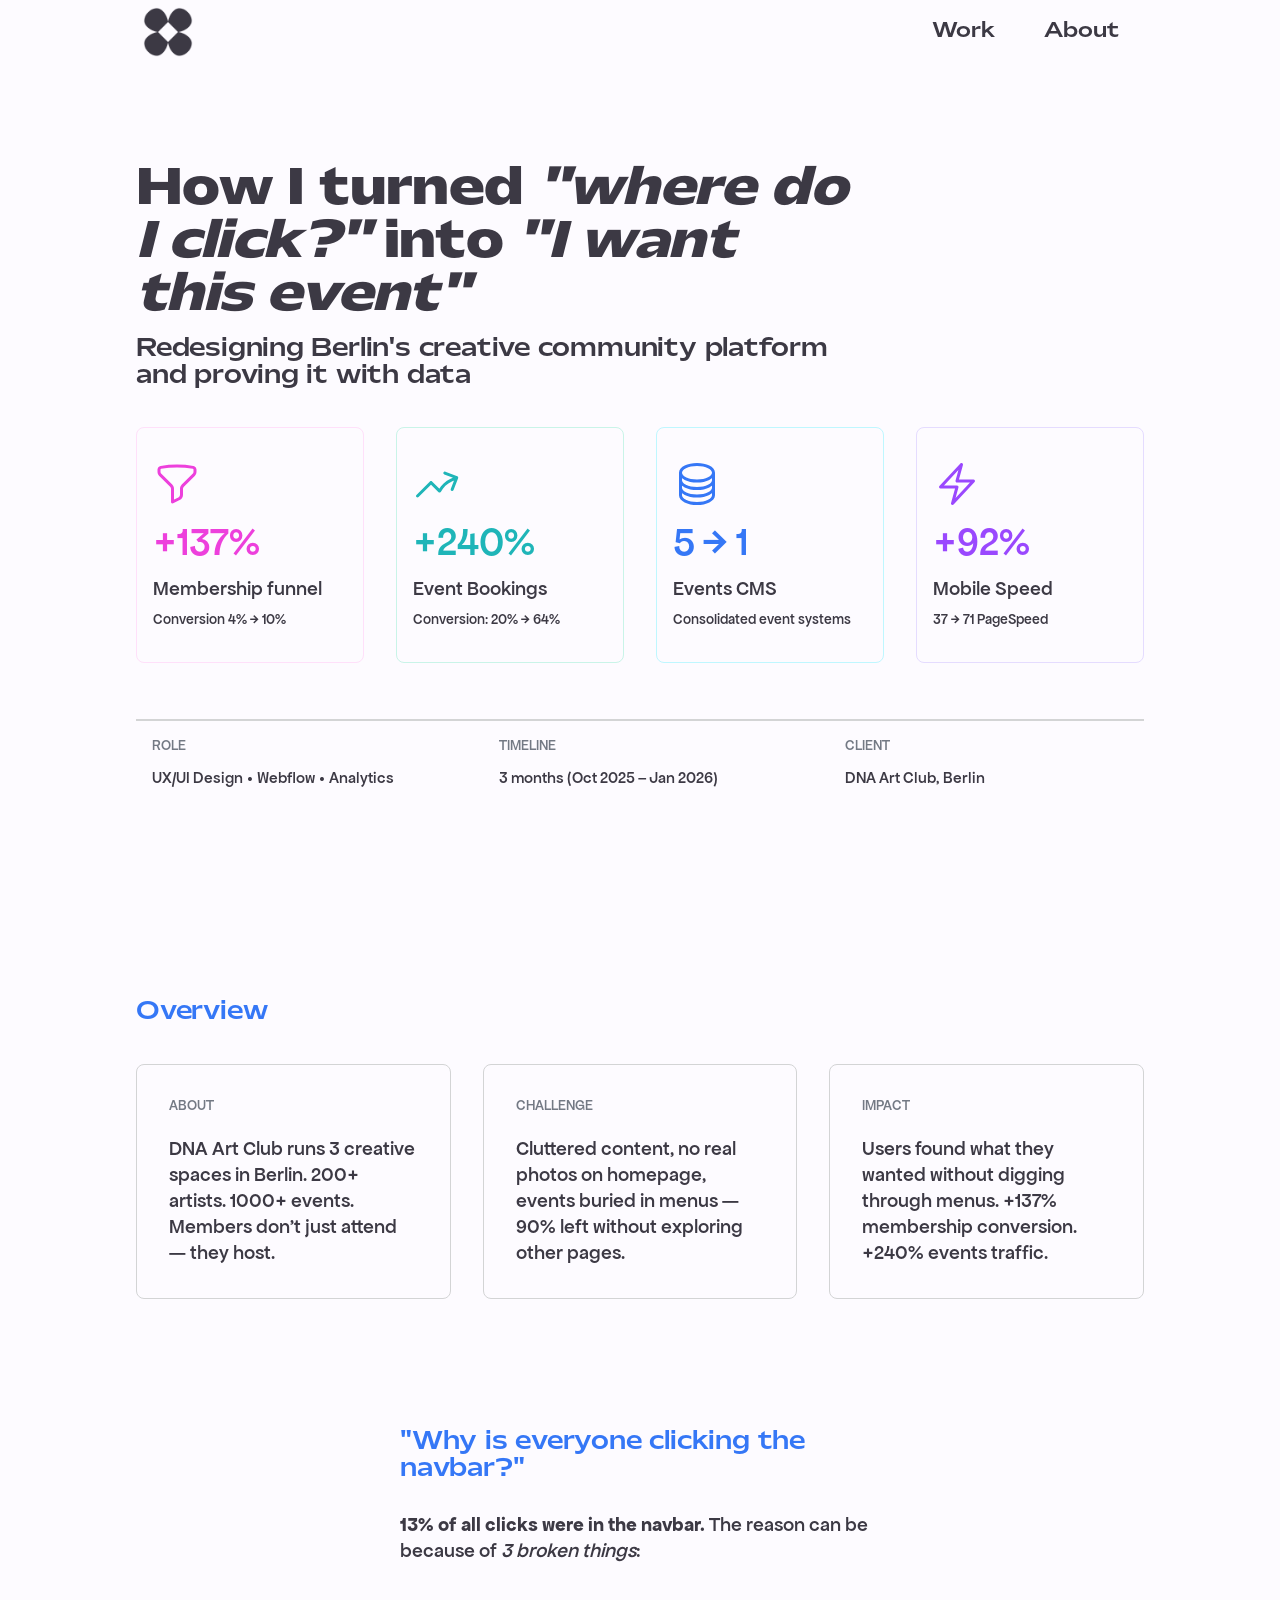
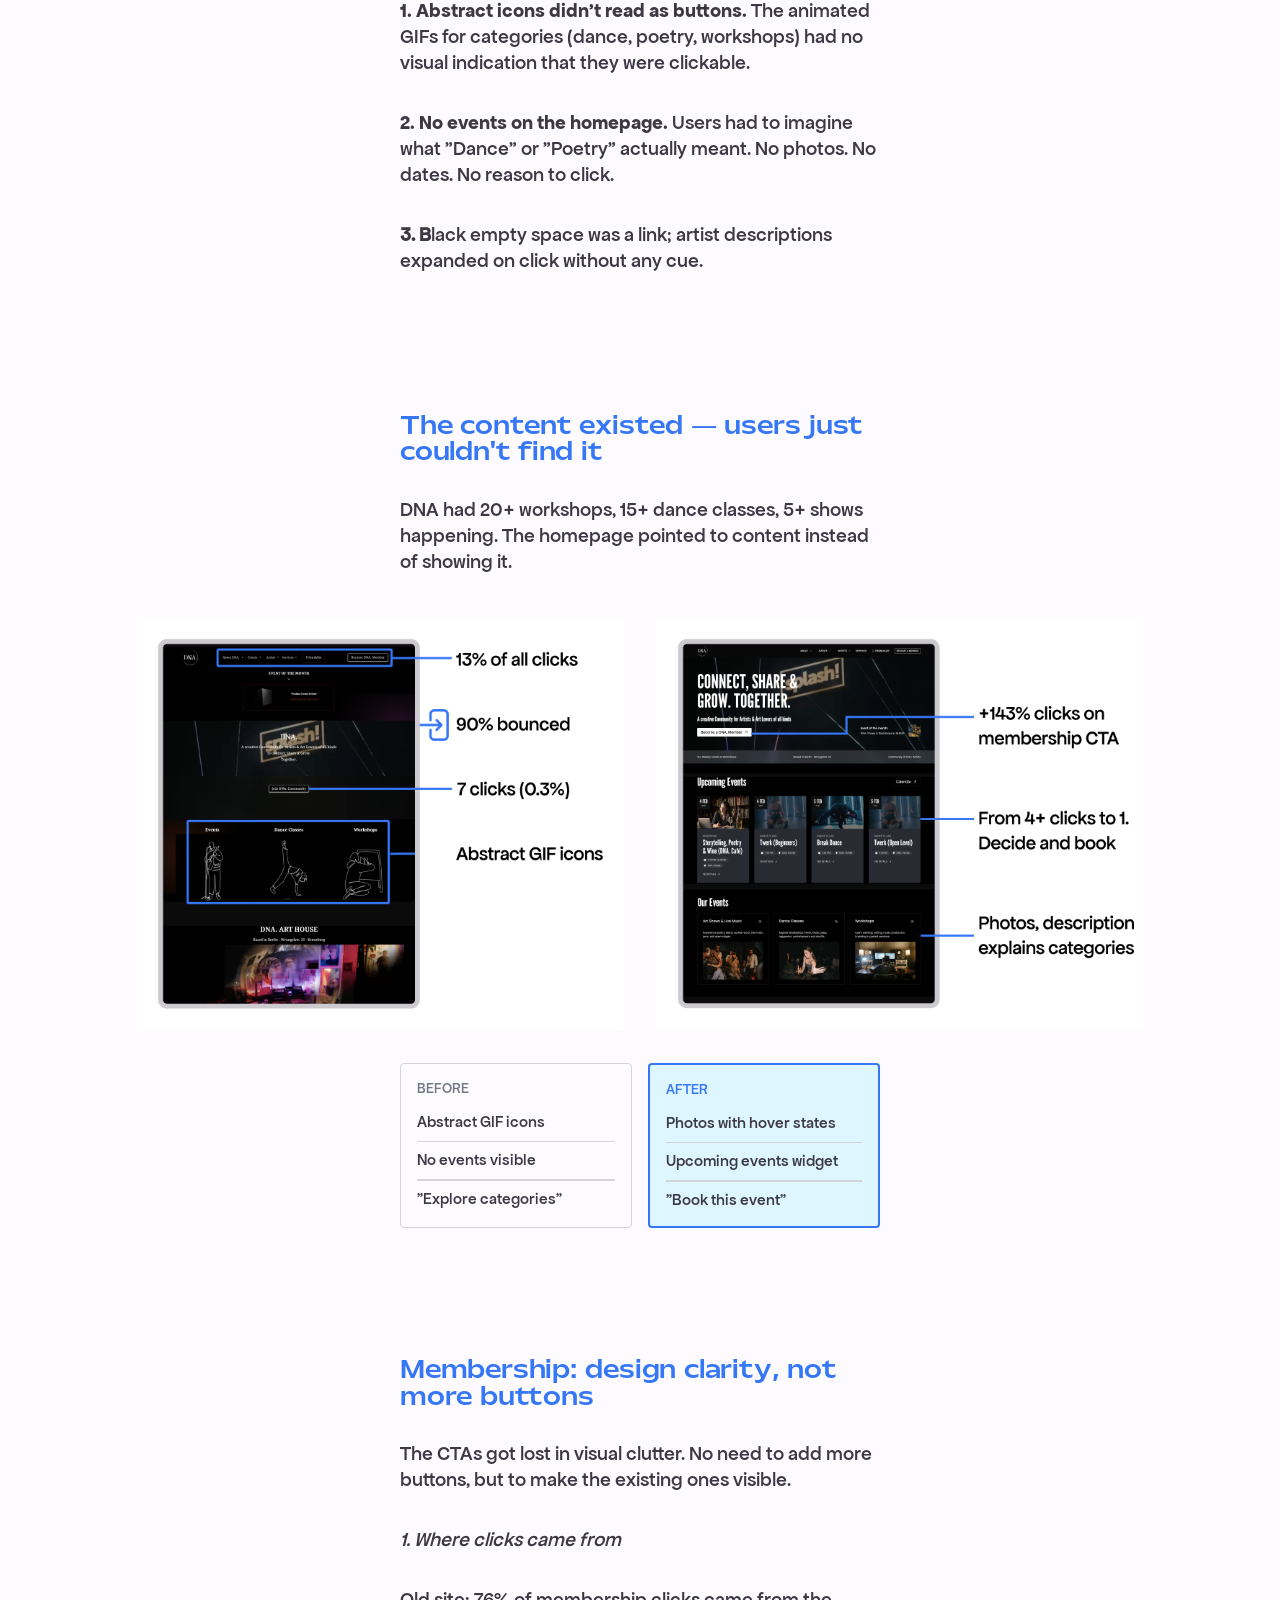
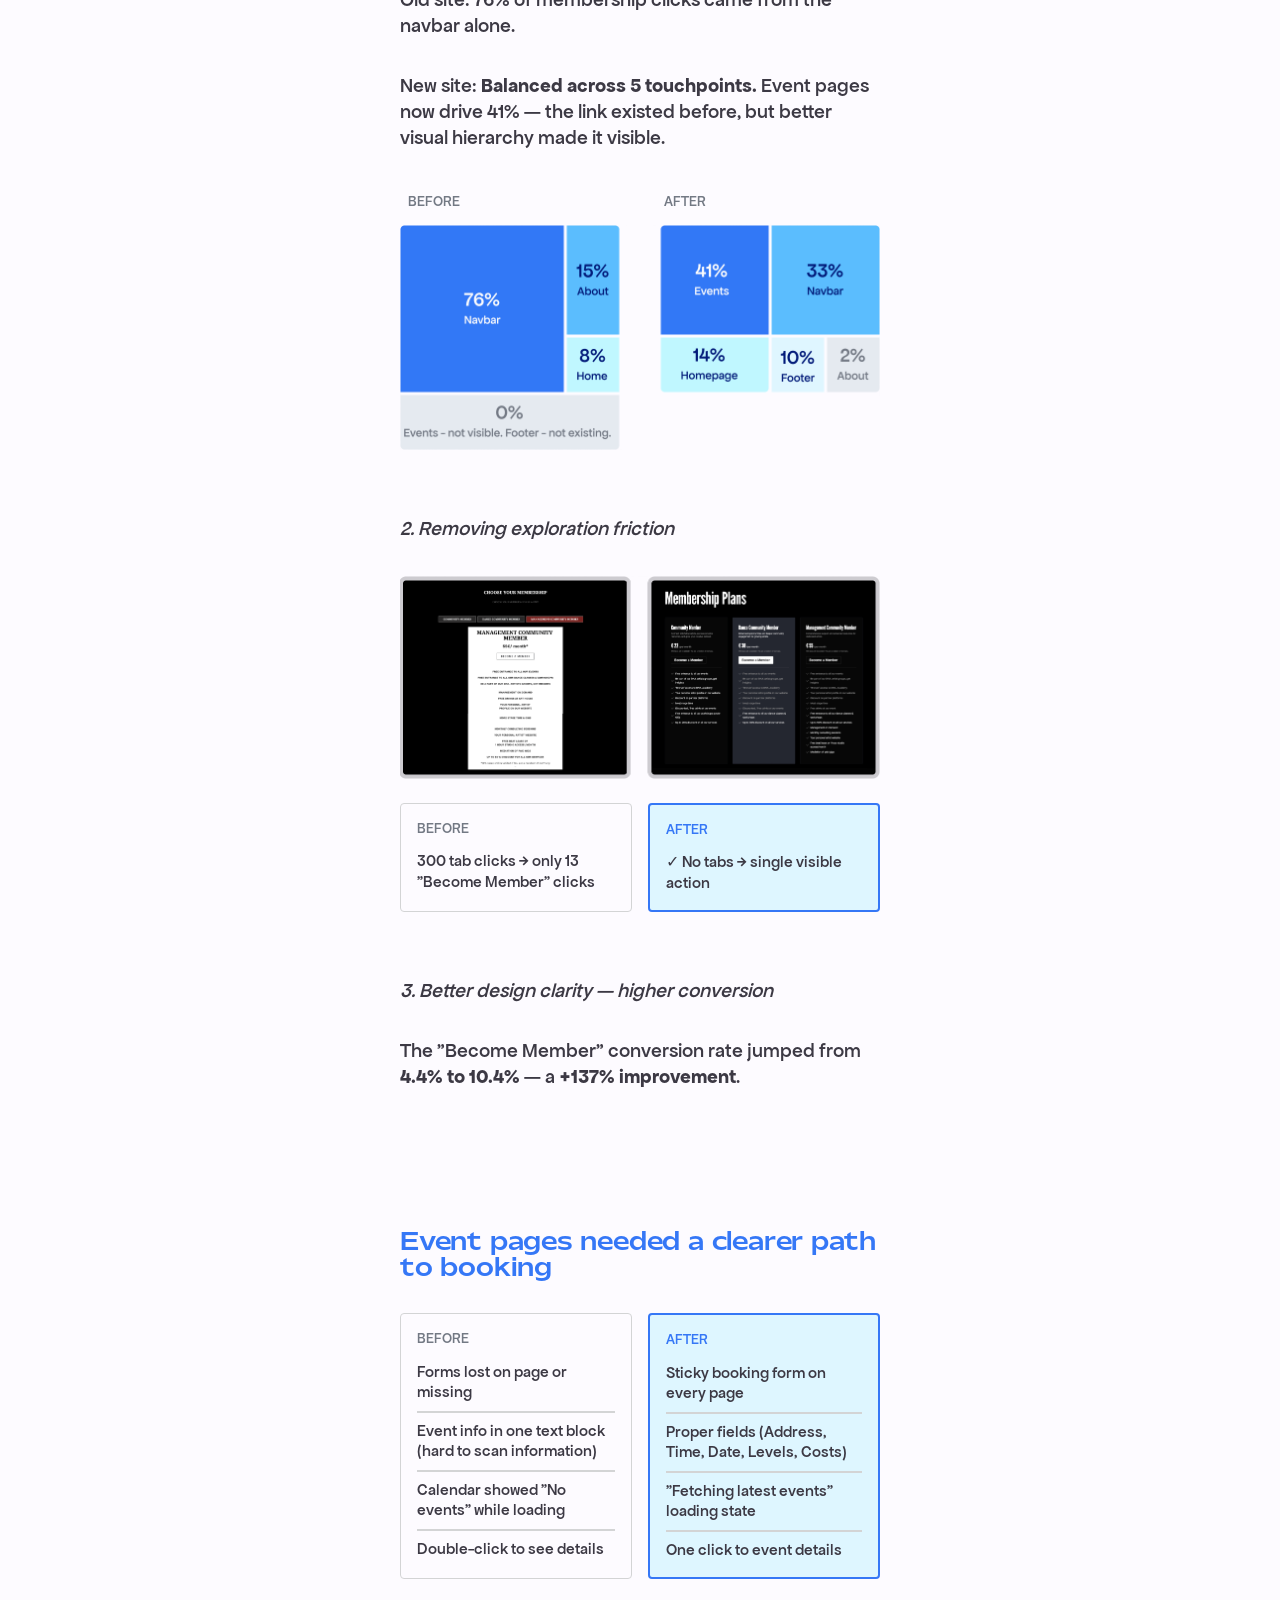
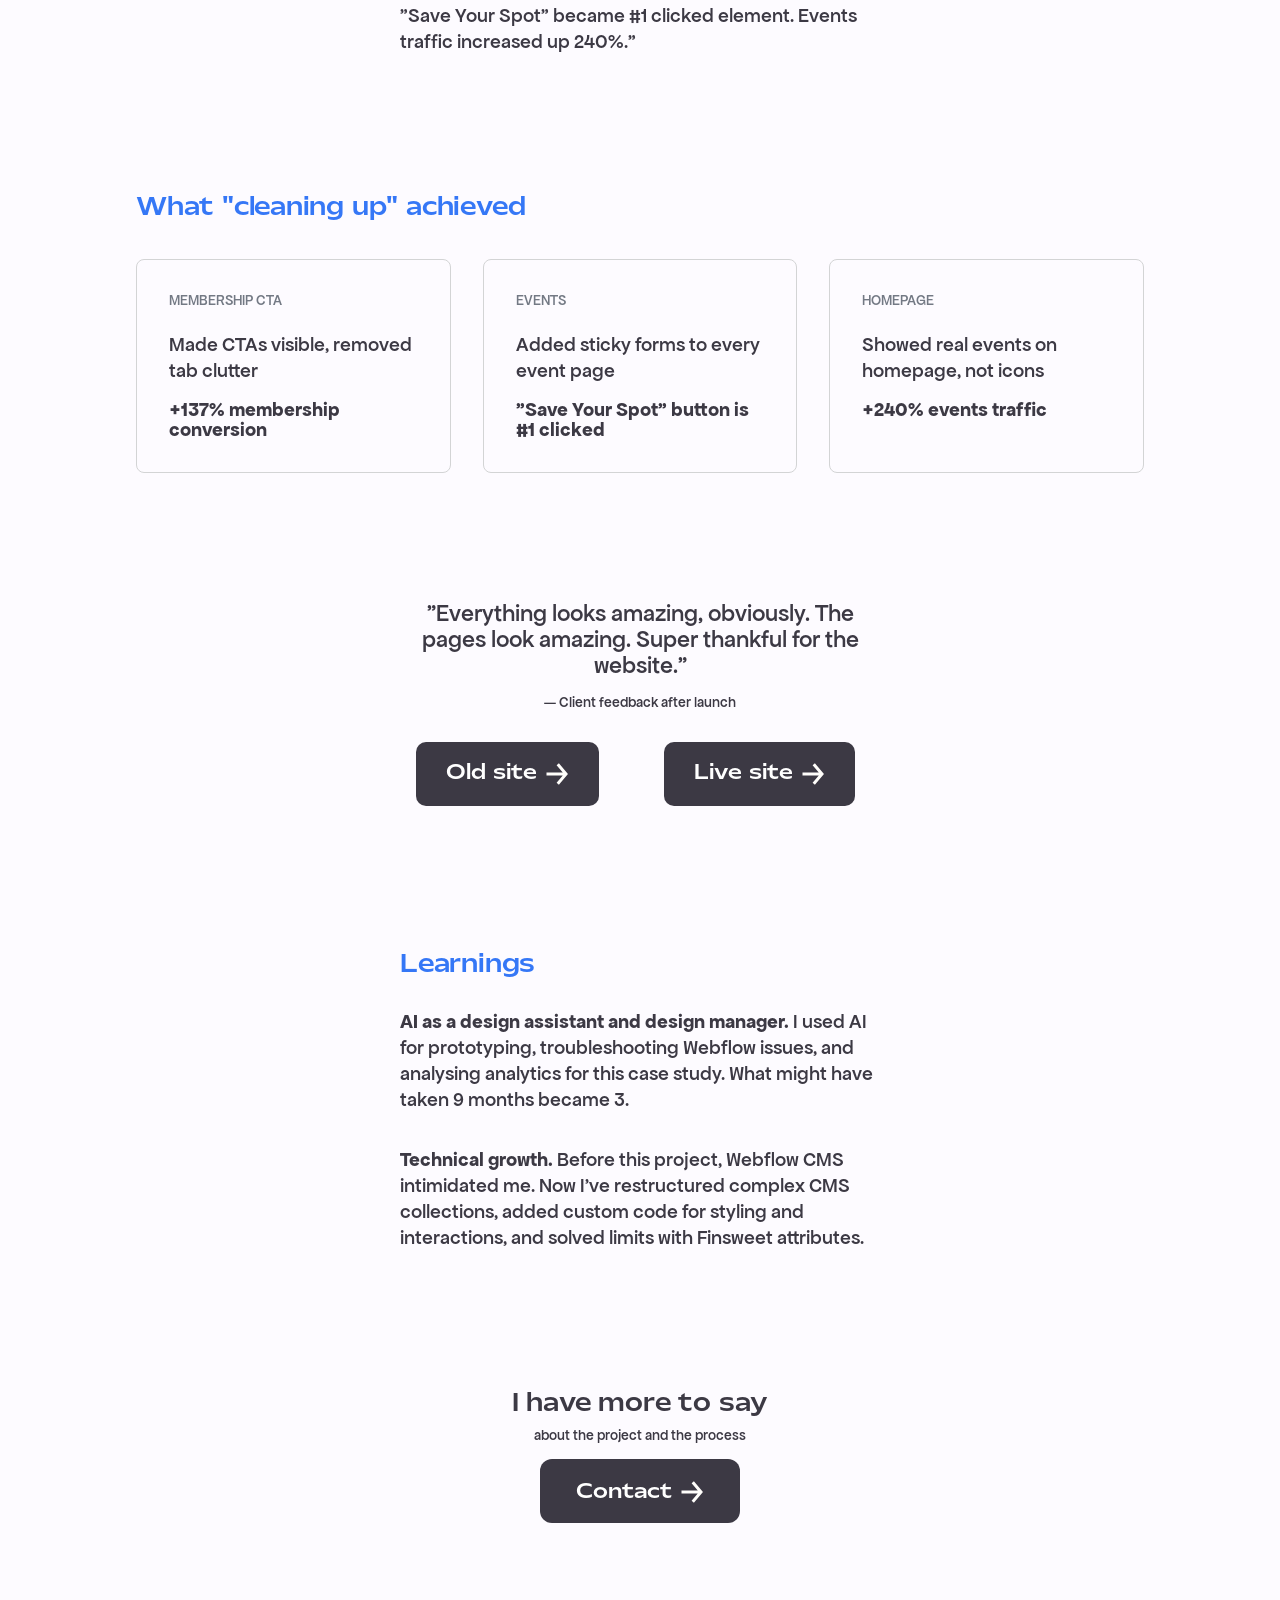
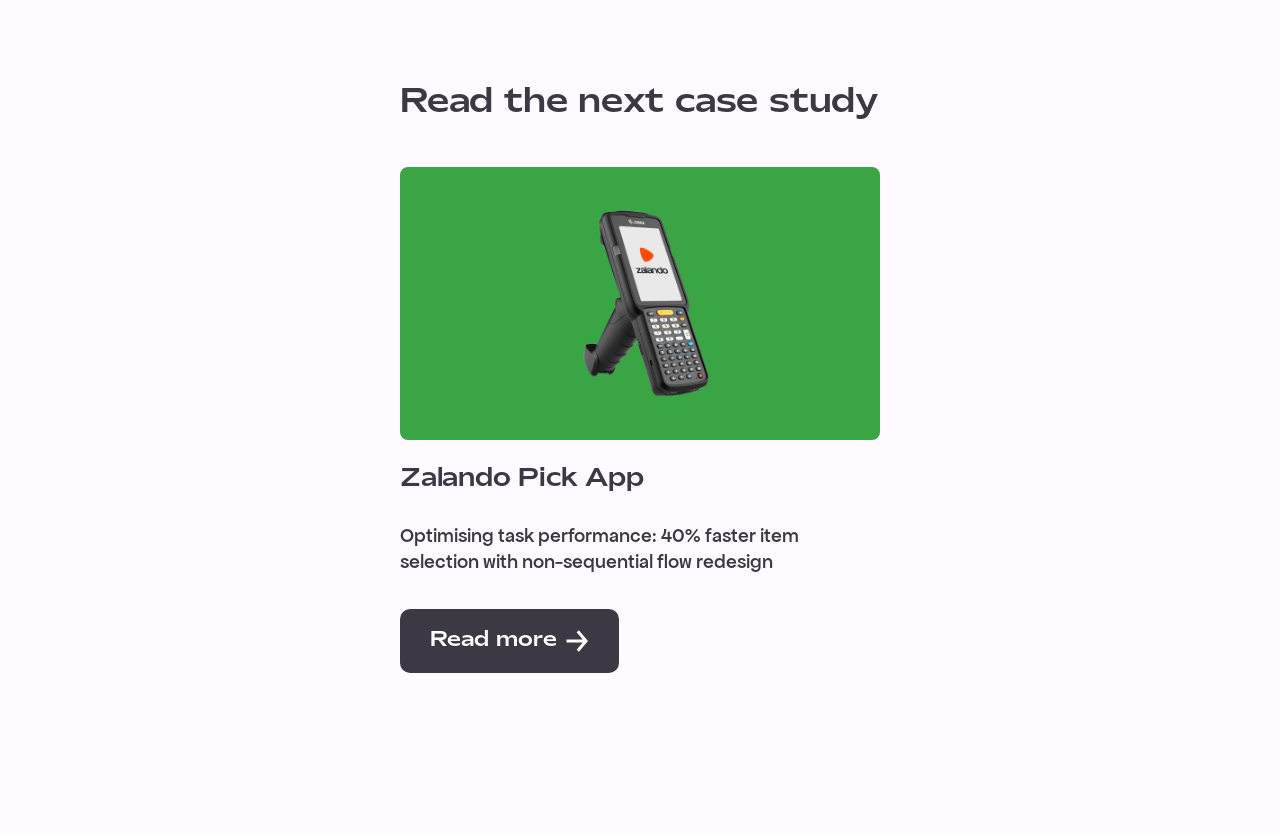
<file: dna-art-club-redesign.html>
<!DOCTYPE html><!--  Last Published: Mon Apr 06 2026 17:07:35 GMT+0000 (Coordinated Universal Time)  -->
<html data-wf-page="691b2118cb910ec4b600cddb" data-wf-site="660efa0300e63d18095c25d5" lang="en">
<head>
  <meta charset="utf-8">
  <title>DNA art club redesign</title>
  <meta content="DNA art club redesign" property="og:title">
  <meta content="DNA art club redesign" property="twitter:title">
  <meta content="width=device-width, initial-scale=1" name="viewport">
  <link href="css/normalize.css" rel="stylesheet" type="text/css">
  <link href="css/webflow.css" rel="stylesheet" type="text/css">
  <link href="css/nastias-portfolio.webflow.css" rel="stylesheet" type="text/css">
  <script type="text/javascript">!function(o,c){var n=c.documentElement,t=" w-mod-";n.className+=t+"js",("ontouchstart"in o||o.DocumentTouch&&c instanceof DocumentTouch)&&(n.className+=t+"touch")}(window,document);</script>
  <link href="images/favicon.png" rel="shortcut icon" type="image/x-icon">
  <link href="images/webclip.png" rel="apple-touch-icon">
  <script defer="" src="https://cloud.umami.is/script.js" data-website-id="c76142f6-309d-4f0c-a19d-2bd54506bcb9"></script>
</head>
<body>
  <div data-animation="default" data-collapse="medium" data-duration="400" data-easing="ease" data-easing2="ease" role="banner" class="navbar w-nav">
    <div class="container-nav w-container">
      <a data-w-id="da603173-9a21-399c-d5eb-7a015116b552" href="index.html" class="brand w-nav-brand"><img src="images/Logo-nastia-design-black.png" loading="lazy" data-w-id="19a6f81d-fcb1-cbcb-d2e4-5cbb787d4153" alt="Logo in shape of a flower nastia design black"></a>
      <nav role="navigation" class="nav-menu-mobile w-nav-menu">
        <a href="index.html" class="nav-link w-inline-block">
          <div>Work</div>
        </a>
        <a href="index.html" class="nav-link w-inline-block">
          <div>About</div>
        </a>
      </nav>
      <div class="menu-button w-nav-button"><img src="images/menu-icon.png" loading="lazy" alt="hamburger menu"></div>
    </div>
  </div>
  <section class="section-project-overview">
    <div data-figma-id="329:5405" class="container-large">
      <div class="content-wrap">
        <div class="hero-container">
          <div data-figma-id="329:5406" class="wrapper-3-4">
            <div class="header-wrapper">
              <p data-figma-id="329:5407" class="heading-2">How I turned <em>&quot;where do I click?&quot;</em> into <em>&quot;I want this event&quot;</em></p>
            </div>
            <p data-figma-id="329:5408" class="heading-4">Redesigning Berlin&#x27;s creative community platform and proving it with data<br></p>
          </div>
        </div>
        <div id="w-node-e1603902-7bf4-c019-bd0b-e8ce11e7ec36-b600cddb" class="w-layout-layout table-dna wf-layout-layout">
          <div class="w-layout-cell cell-dna is-pink"><img src="images/funnel.svg" loading="lazy" alt="">
            <div class="accent-text-dna is-pink">+137%</div>
            <div class="paragraph">Membership funnel</div>
            <div class="paragraph-small">Conversion 4% → 10%</div>
          </div>
          <div class="w-layout-cell cell-dna is-blue-green"><img src="images/arrow-trending-up.svg" loading="lazy" alt="">
            <div class="accent-text-dna is-blue-green">+240%</div>
            <div class="paragraph">Event Bookings</div>
            <div class="paragraph-small">Conversion: 20% → 64%</div>
          </div>
          <div class="w-layout-cell cell-dna is-blue"><img src="images/circle-stack.svg" loading="lazy" alt="">
            <div class="accent-text-dna is-blue">5 → 1</div>
            <div class="paragraph">Events CMS</div>
            <div class="paragraph-small">Consolidated event systems</div>
          </div>
          <div class="w-layout-cell cell-dna is-purple"><img src="images/bolt.svg" loading="lazy" alt="">
            <div class="accent-text-dna is-purple">+92%</div>
            <div class="paragraph">Mobile Speed</div>
            <div class="paragraph-small">37 → 71 PageSpeed</div>
          </div>
        </div>
      </div>
      <div class="content-wrap">
        <div>
          <div class="line"></div>
          <div id="w-node-acc93fa2-51d7-6519-c0ea-e36ee6d458f7-b600cddb" class="w-layout-layout project-details wf-layout-layout">
            <div class="w-layout-cell cell-dna-small">
              <div class="paragraph-small-caps">Role</div>
              <div class="note-for-image">UX/UI Design • Webflow • Analytics</div>
            </div>
            <div class="w-layout-cell cell-dna-small">
              <div class="paragraph-small-caps">Timeline</div>
              <div class="note-for-image">3 months (Oct 2025 – Jan 2026)</div>
            </div>
            <div class="w-layout-cell cell-dna-small">
              <div class="paragraph-small-caps">Client</div>
              <div class="note-for-image">DNA Art Club, Berlin</div>
            </div>
          </div>
        </div>
      </div>
    </div>
  </section>
  <section class="section-project-content-dna">
    <div data-figma-id="329:5405" class="container-large">
      <div class="content-wrap">
        <p data-figma-id="227:571" class="heading-4 is-blue">Overview</p>
        <div id="w-node-_68a46409-10d5-2ab9-d3a7-b5ee68b30b87-b600cddb" class="w-layout-layout table-dna wf-layout-layout">
          <div class="w-layout-cell cell-dna-big is-gray">
            <div class="paragraph-small-caps">About</div>
            <div class="paragraph">DNA Art Club runs 3 creative spaces in Berlin. 200+ artists. 1000+ events. Members don&#x27;t just attend — they host.</div>
          </div>
          <div class="w-layout-cell cell-dna-big is-gray">
            <div class="paragraph-small-caps">Challenge</div>
            <div class="paragraph">Cluttered content, no real photos on homepage, events buried in menus — 90% left without exploring other pages.</div>
          </div>
          <div class="w-layout-cell cell-dna-big is-gray">
            <div class="paragraph-small-caps">Impact</div>
            <div class="paragraph">Users found what they wanted without digging through menus. +137% membership conversion. +240% events traffic. </div>
          </div>
        </div>
      </div>
    </div>
    <div data-figma-id="329:5405" class="container-large">
      <div class="content-wrap">
        <div class="container-small">
          <div class="hero-container">
            <div data-figma-id="227:573" class="paragraph-container">
              <p data-figma-id="227:571" class="heading-4 is-blue">&quot;Why is everyone clicking the navbar?&quot;</p>
              <p data-figma-id="227:572" class="paragraph"><span class="text-span"> 13% of all clicks were in the navbar.</span> The reason can be because of<em> 3 broken things</em>: </p>
              <p data-figma-id="227:572" class="paragraph"><span class="text-span">1. Abstract icons didn&#x27;t read as buttons.</span> The animated GIFs for categories (dance, poetry, workshops) had no visual indication that they were clickable.</p>
              <p data-figma-id="227:572" class="paragraph"><span class="text-span"><strong>2. No events on the homepage.</strong></span> Users had to imagine what &quot;Dance&quot; or &quot;Poetry&quot; actually meant. No photos. No dates. No reason to click.</p>
              <p data-figma-id="227:572" class="paragraph"><strong>3. B</strong>lack empty space was a link; artist descriptions expanded on click without any cue.</p>
            </div>
          </div>
        </div>
      </div>
    </div>
    <div data-figma-id="329:5405" class="container-large">
      <div class="content-wrap">
        <div class="container-small">
          <div class="hero-container">
            <div data-figma-id="227:573" class="paragraph-container">
              <p data-figma-id="227:571" class="heading-4 is-blue">The content existed — users just couldn&#x27;t find it</p>
              <p data-figma-id="227:572" class="paragraph">DNA had 20+ workshops, 15+ dance classes, 5+ shows happening. The homepage pointed to content instead of showing it.</p>
            </div>
          </div>
        </div>
        <div id="w-node-f8dcd429-22a5-89ab-edea-bafd0ba835f9-b600cddb" class="w-layout-layout quick-stack-cards wf-layout-layout">
          <div class="w-layout-cell"><img src="images/navbar-before.png" loading="lazy" sizes="(max-width: 677px) 100vw, 677px" srcset="images/navbar-before-p-500.png 500w, images/navbar-before.png 677w" alt=""></div>
          <div class="w-layout-cell"><img src="images/navbar-after.png" loading="lazy" sizes="(max-width: 677px) 100vw, 677px" srcset="images/navbar-after-p-500.png 500w, images/navbar-after.png 677w" alt=""></div>
        </div>
        <div class="container-small">
          <div class="paragraph-container">
            <div id="w-node-_820a92fa-2077-190d-087c-ecab813904a6-b600cddb" class="w-layout-layout before-after-dna wf-layout-layout">
              <div class="w-layout-cell cell-dna-small is-gray">
                <div class="paragraph-small-caps">BEFORE</div>
                <div class="note-for-image">Abstract GIF icons</div>
                <div class="line"></div>
                <div class="note-for-image">No events visible</div>
                <div class="line"></div>
                <div class="note-for-image">&quot;Explore categories&quot;</div>
              </div>
              <div class="w-layout-cell cell-dna-small accent">
                <div class="paragraph-small-caps is-blue">After</div>
                <div class="note-for-image">Photos with hover states</div>
                <div class="line"></div>
                <div class="note-for-image">Upcoming events widget</div>
                <div class="line"></div>
                <div class="note-for-image">&quot;Book this event&quot;</div>
              </div>
            </div>
          </div>
        </div>
      </div>
    </div>
    <div data-figma-id="329:5405" class="container-large">
      <div class="container-small">
        <div class="content-wrap">
          <div data-figma-id="227:573" class="paragraph-container">
            <p data-figma-id="227:571" class="heading-4 is-blue">Membership: design clarity, not more buttons</p>
            <p data-figma-id="227:572" class="paragraph">The CTAs got lost in visual clutter. No need to add more buttons, but to make the existing ones visible.</p>
            <p data-figma-id="227:572" class="paragraph"><em>1. Where clicks came from</em></p>
            <p data-figma-id="227:572" class="paragraph">Old site: 76% of membership clicks came from the navbar alone.</p>
            <p data-figma-id="227:572" class="paragraph">New site: <span class="text-span">Balanced across 5 touchpoints.</span> Event pages now drive 41% — the link existed before, but better visual hierarchy made it visible.</p>
            <div id="w-node-a43eec51-e876-2dfa-b3c7-7526036b3658-b600cddb">
              <div id="w-node-a43eec51-e876-2dfa-b3c7-7526036b3659-b600cddb" class="w-layout-layout project-details wf-layout-layout">
                <div class="w-layout-cell cell-dna-tiny">
                  <div class="paragraph-small-caps">BEFORE</div>
                </div>
                <div class="w-layout-cell cell-dna-tiny">
                  <div class="paragraph-small-caps">AFTER</div>
                </div>
              </div>
              <a href="#" class="w-inline-block w-lightbox"><img src="images/Visualisation.png" loading="lazy" sizes="(max-width: 970px) 100vw, 970px" srcset="images/7558976cdfe1d950abc0f314da7d1fb4_Visualisation-p-500.png 500w, images/7558976cdfe1d950abc0f314da7d1fb4_Visualisation-p-800.png 800w, images/Visualisation.png 970w" alt="">
                <script type="application/json" class="w-json">{
  "items": [
    {
      "_id": "6985f097f016ba5abbd862f2",
      "origFileName": "Visualisation.png",
      "fileName": "Visualisation.png",
      "fileSize": 44326,
      "height": 454,
      "url": "https://cdn.prod.website-files.com/660efa0300e63d18095c25d5/6985f097f016ba5abbd862f2_7558976cdfe1d950abc0f314da7d1fb4_Visualisation.png",
      "width": 970,
      "type": "image"
    }
  ],
  "group": ""
}</script>
              </a>
            </div>
          </div>
          <div data-figma-id="227:573" class="paragraph-container">
            <p data-figma-id="227:572" class="paragraph"></p>
            <p data-figma-id="227:572" class="paragraph"><em>2. Removing exploration friction</em></p>
            <div id="w-node-_5209cc36-b73b-5906-f637-9d9be5abfaa7-b600cddb">
              <a href="#" class="w-inline-block w-lightbox"><img src="images/Membership.png" loading="lazy" sizes="(max-width: 969px) 100vw, 969px" srcset="images/d2c4a5e18b2c5cc7deeff131b589cb7e_Membership-p-500.png 500w, images/d2c4a5e18b2c5cc7deeff131b589cb7e_Membership-p-800.png 800w, images/Membership.png 969w" alt="">
                <script type="application/json" class="w-json">{
  "items": [
    {
      "_id": "6985f0c41f41d93677e5f808",
      "origFileName": "Membership.png",
      "fileName": "Membership.png",
      "fileSize": 86263,
      "height": 410,
      "url": "https://cdn.prod.website-files.com/660efa0300e63d18095c25d5/6985f0c41f41d93677e5f808_d2c4a5e18b2c5cc7deeff131b589cb7e_Membership.png",
      "width": 969,
      "type": "image"
    }
  ],
  "group": ""
}</script>
              </a>
            </div>
            <div class="container-small">
              <div class="hero-container">
                <div id="w-node-c62ec077-05bc-75cd-72d4-0e3aa9c84f6e-b600cddb" class="w-layout-layout before-after-dna wf-layout-layout">
                  <div class="w-layout-cell cell-dna-small is-gray">
                    <div class="paragraph-small-caps">BEFORE</div>
                    <div class="note-for-image">300 tab clicks → only 13 &quot;Become Member&quot; clicks</div>
                  </div>
                  <div class="w-layout-cell cell-dna-small accent">
                    <div class="paragraph-small-caps is-blue">After</div>
                    <div class="note-for-image">✓ No tabs → single visible action</div>
                  </div>
                </div>
              </div>
            </div>
          </div>
          <div data-figma-id="227:573" class="paragraph-container">
            <p data-figma-id="227:572" class="paragraph"></p>
            <p data-figma-id="227:572" class="paragraph"><em>3. Better design clarity — higher conversion</em></p>
            <p data-figma-id="227:572" class="paragraph">The &quot;Become Member&quot; conversion rate jumped from <strong class="text-span">4.4% to 10.4%</strong> — a <span class="text-span"><strong>+137% improvement</strong></span>.</p>
          </div>
        </div>
      </div>
    </div>
    <div data-figma-id="329:5405" class="container-large">
      <div class="container-small">
        <div class="content-wrap">
          <div data-figma-id="227:573" class="paragraph-container">
            <p data-figma-id="227:571" class="heading-4 is-blue">Event pages needed a clearer path to booking</p>
            <div class="paragraph-container">
              <div id="w-node-d7c6c979-db75-0eda-141a-6f1cdcc41dff-b600cddb" class="w-layout-layout before-after-dna wf-layout-layout">
                <div class="w-layout-cell cell-dna-small is-gray">
                  <div class="paragraph-small-caps">BEFORE</div>
                  <div class="note-for-image">Forms lost on page or missing</div>
                  <div class="line"></div>
                  <div class="note-for-image">Event info in one text block (hard to scan information)</div>
                  <div class="line"></div>
                  <div class="note-for-image">Calendar showed &quot;No events&quot; while loading</div>
                  <div class="line"></div>
                  <div class="note-for-image">Double-click to see details</div>
                </div>
                <div class="w-layout-cell cell-dna-small accent">
                  <div class="paragraph-small-caps is-blue">After</div>
                  <div class="note-for-image">Sticky booking form on every page</div>
                  <div class="line"></div>
                  <div class="note-for-image">Proper fields (Address, Time, Date, Levels, Costs)</div>
                  <div class="line"></div>
                  <div class="note-for-image">&quot;Fetching latest events&quot; loading state</div>
                  <div class="line"></div>
                  <div class="note-for-image">One click to event details</div>
                </div>
              </div>
            </div>
            <p data-figma-id="227:572" class="paragraph">&quot;Save Your Spot&quot; became #1 clicked element. Events traffic increased up 240%.&quot;</p>
          </div>
        </div>
      </div>
    </div>
    <div data-figma-id="329:5405" class="container-large">
      <div data-figma-id="329:5405" class="container-large">
        <div class="content-wrap">
          <p data-figma-id="227:571" class="heading-4 is-blue">What &quot;cleaning up&quot; achieved</p>
          <div id="w-node-d8ebf374-05d8-8c79-f81a-315276cee1d8-b600cddb" class="w-layout-layout table-dna wf-layout-layout">
            <div class="w-layout-cell cell-dna-big is-gray">
              <div class="paragraph-small-caps">Membership CTA</div>
              <div class="paragraph">Made CTAs visible, removed tab clutter</div>
              <div class="text-span">+137% membership conversion</div>
            </div>
            <div class="w-layout-cell cell-dna-big is-gray">
              <div class="paragraph-small-caps">EVENTs</div>
              <div class="paragraph">Added sticky forms to every event page</div>
              <div class="text-span">&quot;Save Your Spot&quot; button is #1 clicked</div>
            </div>
            <div class="w-layout-cell cell-dna-big is-gray">
              <div class="paragraph-small-caps">Homepage</div>
              <div class="paragraph">Showed real events on homepage, not icons</div>
              <div class="text-span">+240% events traffic</div>
            </div>
          </div>
        </div>
      </div>
    </div>
    <div data-figma-id="329:5405" class="container-large">
      <div data-figma-id="329:5405" class="container-large">
        <div id="w-node-e51ba5d9-e7aa-c193-0ea4-e481a3094d71-b600cddb" class="container-small">
          <div data-figma-id="227:573" class="quote-container">
            <p data-figma-id="227:571">&quot;Everything looks amazing, obviously. The pages look amazing. Super thankful for the website.&quot;</p>
            <p data-figma-id="227:572" class="paragraph-small">— Client feedback after launch</p>
          </div>
          <div id="w-node-_87083a92-c63d-45eb-2365-a10e96470b1e-b600cddb" class="paragraph-container">
            <div id="w-node-_1893a1ab-85e3-b4a7-c270-0f3277aed48a-b600cddb" class="w-layout-layout before-after-dna wf-layout-layout">
              <div class="w-layout-cell cell-dna-small">
                <a href="https://dair-night-art.webflow.io/" target="_blank" class="link-block w-inline-block">
                  <div class="button-wrap is-pink">
                    <div class="button-inner">
                      <div class="button-text-wrapper">
                        <div text="Text" class="button-text">Old site</div>
                      </div>
                      <div class="button-icon"><img class="icon-main" src="images/rivet-iconsarrow-left.svg" data-figma-image-id="682743377be6f7c9c54f261d" alt="arrow right" data-figma-id="420:235" data-figma-image-hash="8457432488b96727f64a87c9799f0abc" loading="lazy"></div>
                    </div>
                  </div>
                </a>
              </div>
              <div class="w-layout-cell cell-dna-small">
                <a href="https://dna-art-club-site-037035-d8b89cc8cf9904.webflow.io/" target="_blank" class="link-block w-inline-block">
                  <div class="button-wrap is-pink">
                    <div class="button-inner">
                      <div class="button-text-wrapper">
                        <div text="Text" class="button-text">Live site</div>
                      </div>
                      <div class="button-icon"><img class="icon-main" src="images/rivet-iconsarrow-left.svg" data-figma-image-id="682743377be6f7c9c54f261d" alt="arrow right" data-figma-id="420:235" data-figma-image-hash="8457432488b96727f64a87c9799f0abc" loading="lazy"></div>
                    </div>
                  </div>
                </a>
              </div>
            </div>
          </div>
        </div>
      </div>
    </div>
    <div data-figma-id="329:5405" class="container-large">
      <div class="content-wrap">
        <div class="container-small">
          <div class="hero-container">
            <div data-figma-id="227:573" class="paragraph-container">
              <p data-figma-id="227:571" class="heading-4 is-blue">Learnings</p>
              <p data-figma-id="227:572" class="paragraph"><span class="text-span"> AI as a design assistant and design manager.</span> I used AI for prototyping, troubleshooting Webflow issues, and analysing analytics for this case study. What might have taken 9 months became 3.</p>
              <p data-figma-id="227:572" class="paragraph"><span class="text-span">Technical growth.</span> Before this project, Webflow CMS intimidated me. Now I&#x27;ve restructured complex CMS collections, added custom code for styling and interactions, and solved limits with Finsweet attributes.</p>
            </div>
          </div>
        </div>
      </div>
    </div>
    <div data-figma-id="329:5405" class="container-large">
      <div data-figma-id="329:5405" class="container-large">
        <div id="w-node-_2d0a3f34-60d7-b226-0d79-bf7ee9344ea6-b600cddb" class="container-small">
          <div data-figma-id="227:573" class="quote-container">
            <p data-figma-id="227:571" class="heading-4">I have more to say</p>
            <p data-figma-id="227:572" class="paragraph-small">about the project and the process</p>
            <div data-figma-id="227:573">
              <a href="mailto:nastia.ez@gmail.com" class="link-block w-inline-block">
                <div class="button-wrap is-pink">
                  <div class="button-inner">
                    <div class="button-text-wrapper">
                      <div text="Text" class="button-text">Contact</div>
                    </div>
                    <div class="button-icon"><img class="icon-main" src="images/rivet-iconsarrow-left.svg" data-figma-image-id="682743377be6f7c9c54f261d" alt="arrow right" data-figma-id="420:235" data-figma-image-hash="8457432488b96727f64a87c9799f0abc" loading="lazy"></div>
                  </div>
                </div>
              </a>
            </div>
          </div>
        </div>
      </div>
    </div>
  </section>
  <section class="section-contact">
    <div data-figma-id="329:5405" class="container-large">
      <div class="content-wrap">
        <div class="container-small">
          <div class="hero-container">
            <div data-figma-id="227:573" class="paragraph-container">
              <div data-figma-id="404:389" class="header-wrapper">
                <p data-figma-id="404:391" class="heading-3-real">Read the next case study</p>
              </div>
              <a href="zalando-pick-app.html" class="pick-link w-inline-block">
                <div class="next-case-wrapper"><img class="card-picture-zoom-in" src="images/card-Zalando-Pick.png" data-figma-image-id="6824801a0c46d6f2b06da1ad" alt="Zalando Pick app mockup on MDE device" sizes="100vw" data-figma-id="404:403" data-figma-image-hash="48ac07d1146e161177efa2734bdd5b4d" loading="lazy" srcset="images/card-Zalando-Pick-p-500.png 500w, images/card-Zalando-Pick-p-800.png 800w, images/card-Zalando-Pick-p-1080.png 1080w, images/card-Zalando-Pick-p-1600.png 1600w, images/card-Zalando-Pick.png 2000w"></div>
              </a>
              <p data-figma-id="227:571" class="heading-4">Zalando Pick App</p>
              <p data-figma-id="227:572" class="paragraph">Optimising task performance: 40% faster item selection with non-sequential flow redesign</p>
              <a href="zalando-pick-app.html" class="link-block w-inline-block">
                <div class="button-wrap is-green">
                  <div class="button-inner">
                    <div class="button-text-wrapper">
                      <div text="Text" class="button-text">Read more</div>
                    </div>
                    <div class="button-icon"><img class="icon-main" src="images/rivet-iconsarrow-left.svg" data-figma-image-id="682743377be6f7c9c54f261d" alt="arrow right" data-figma-id="420:235" data-figma-image-hash="8457432488b96727f64a87c9799f0abc" loading="lazy"></div>
                  </div>
                </div>
              </a>
            </div>
          </div>
        </div>
      </div>
    </div>
  </section>
  <script src="https://d3e54v103j8qbb.cloudfront.net/js/jquery-3.5.1.min.dc5e7f18c8.js?site=660efa0300e63d18095c25d5" type="text/javascript" integrity="sha256-9/aliU8dGd2tb6OSsuzixeV4y/faTqgFtohetphbbj0=" crossorigin="anonymous"></script>
  <script src="js/webflow.js" type="text/javascript"></script>
</body>
</html>
</file>
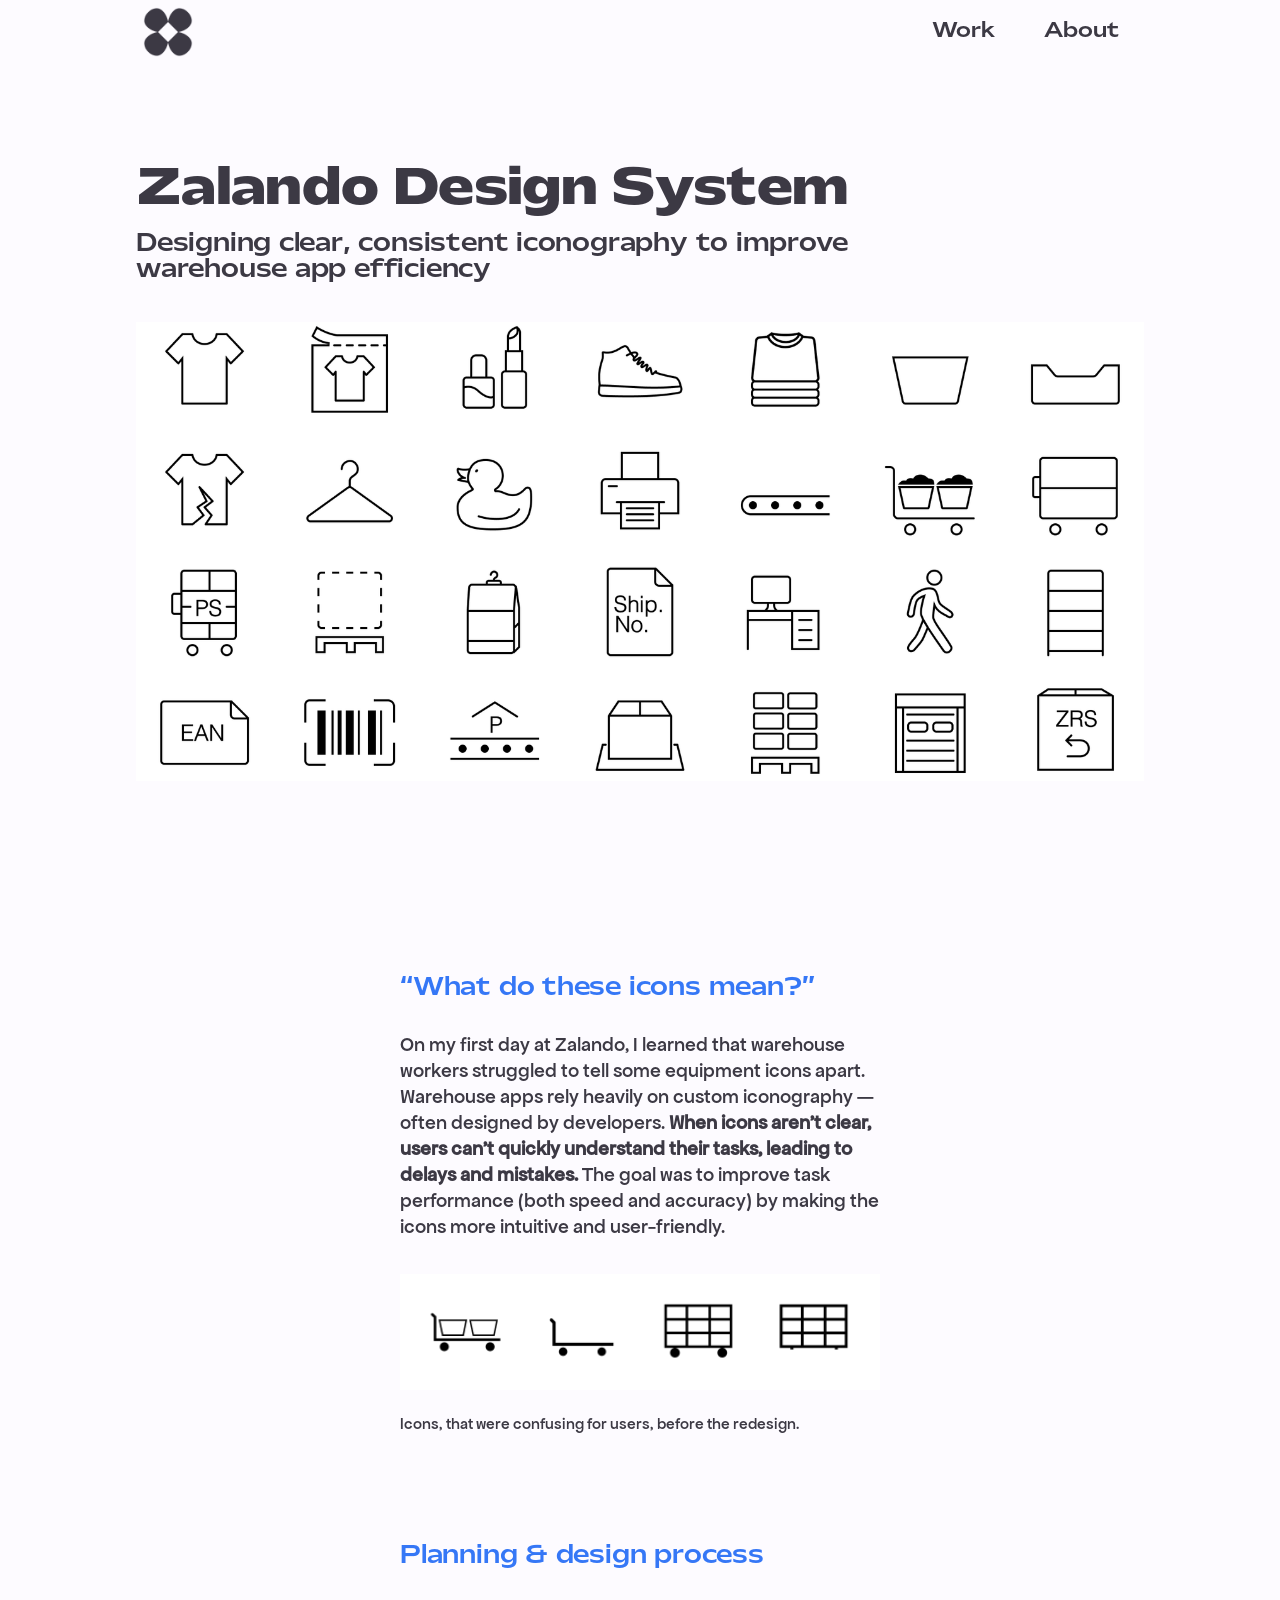
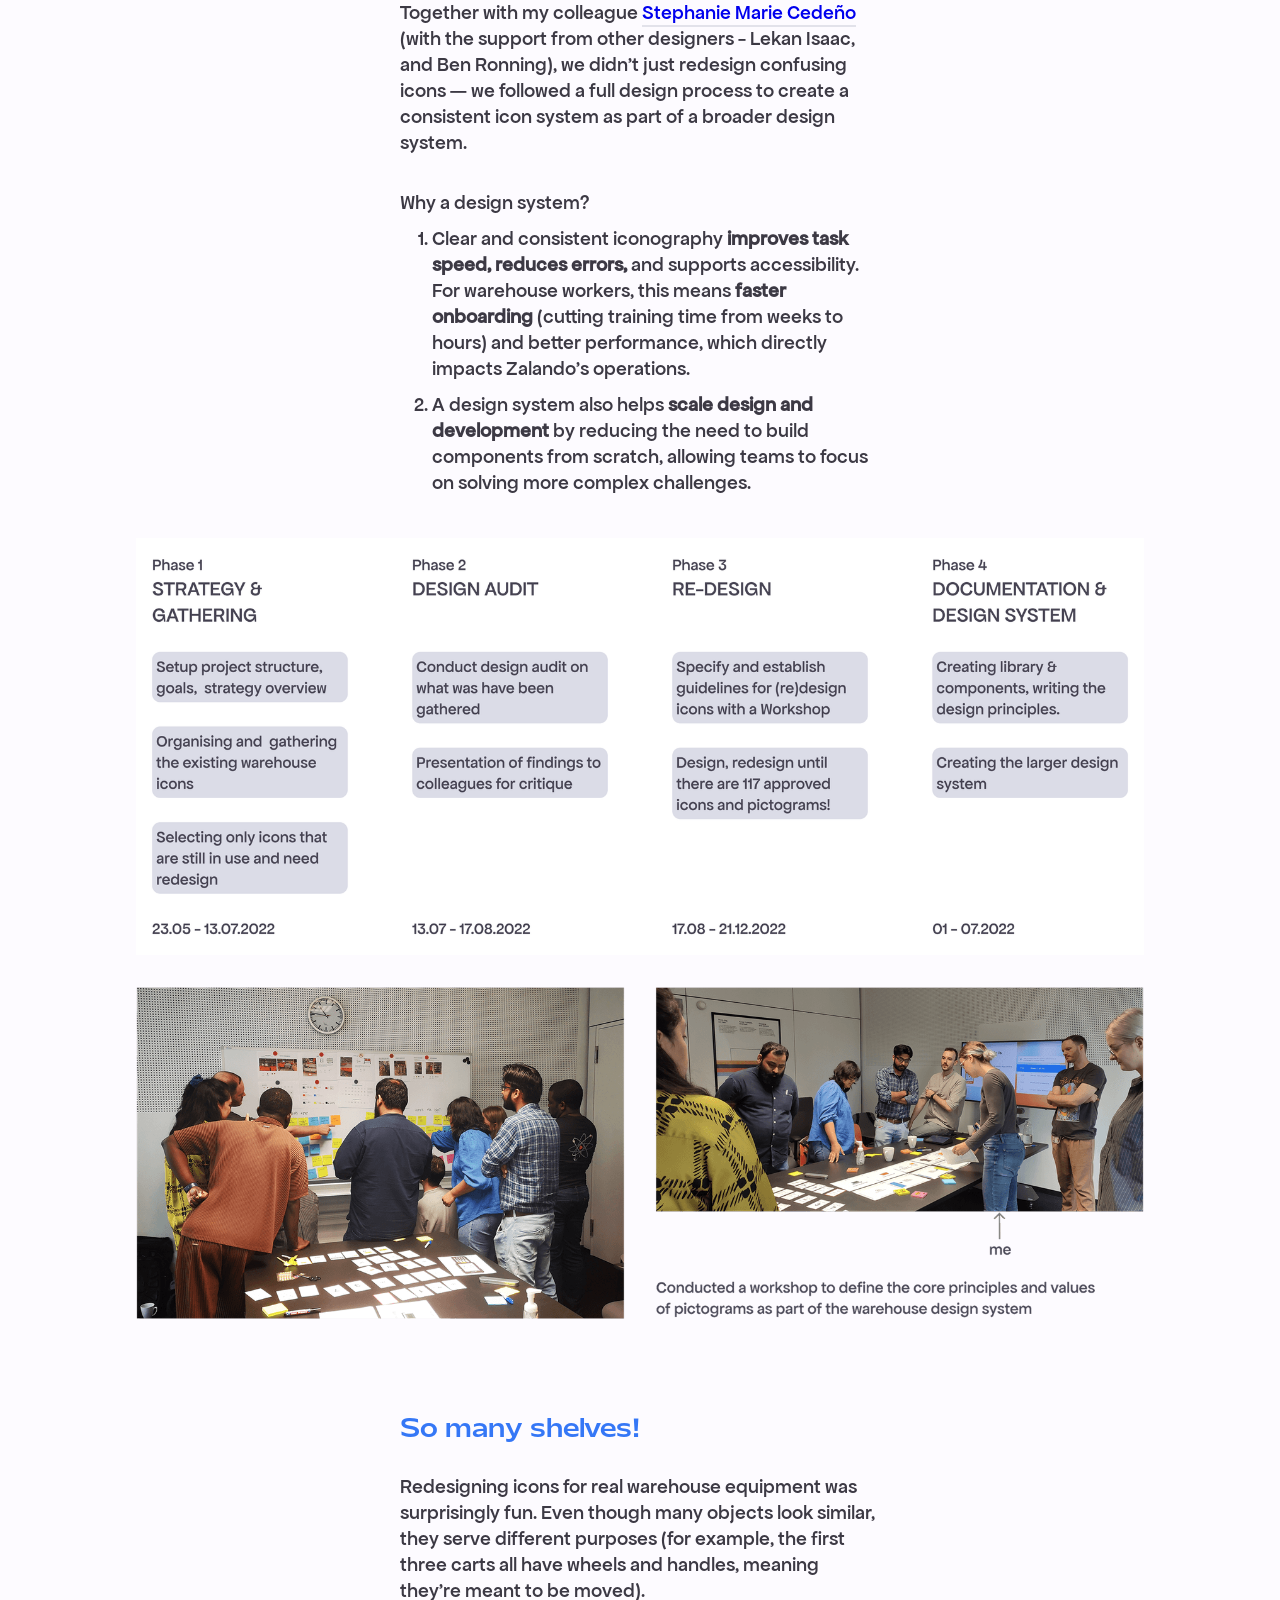
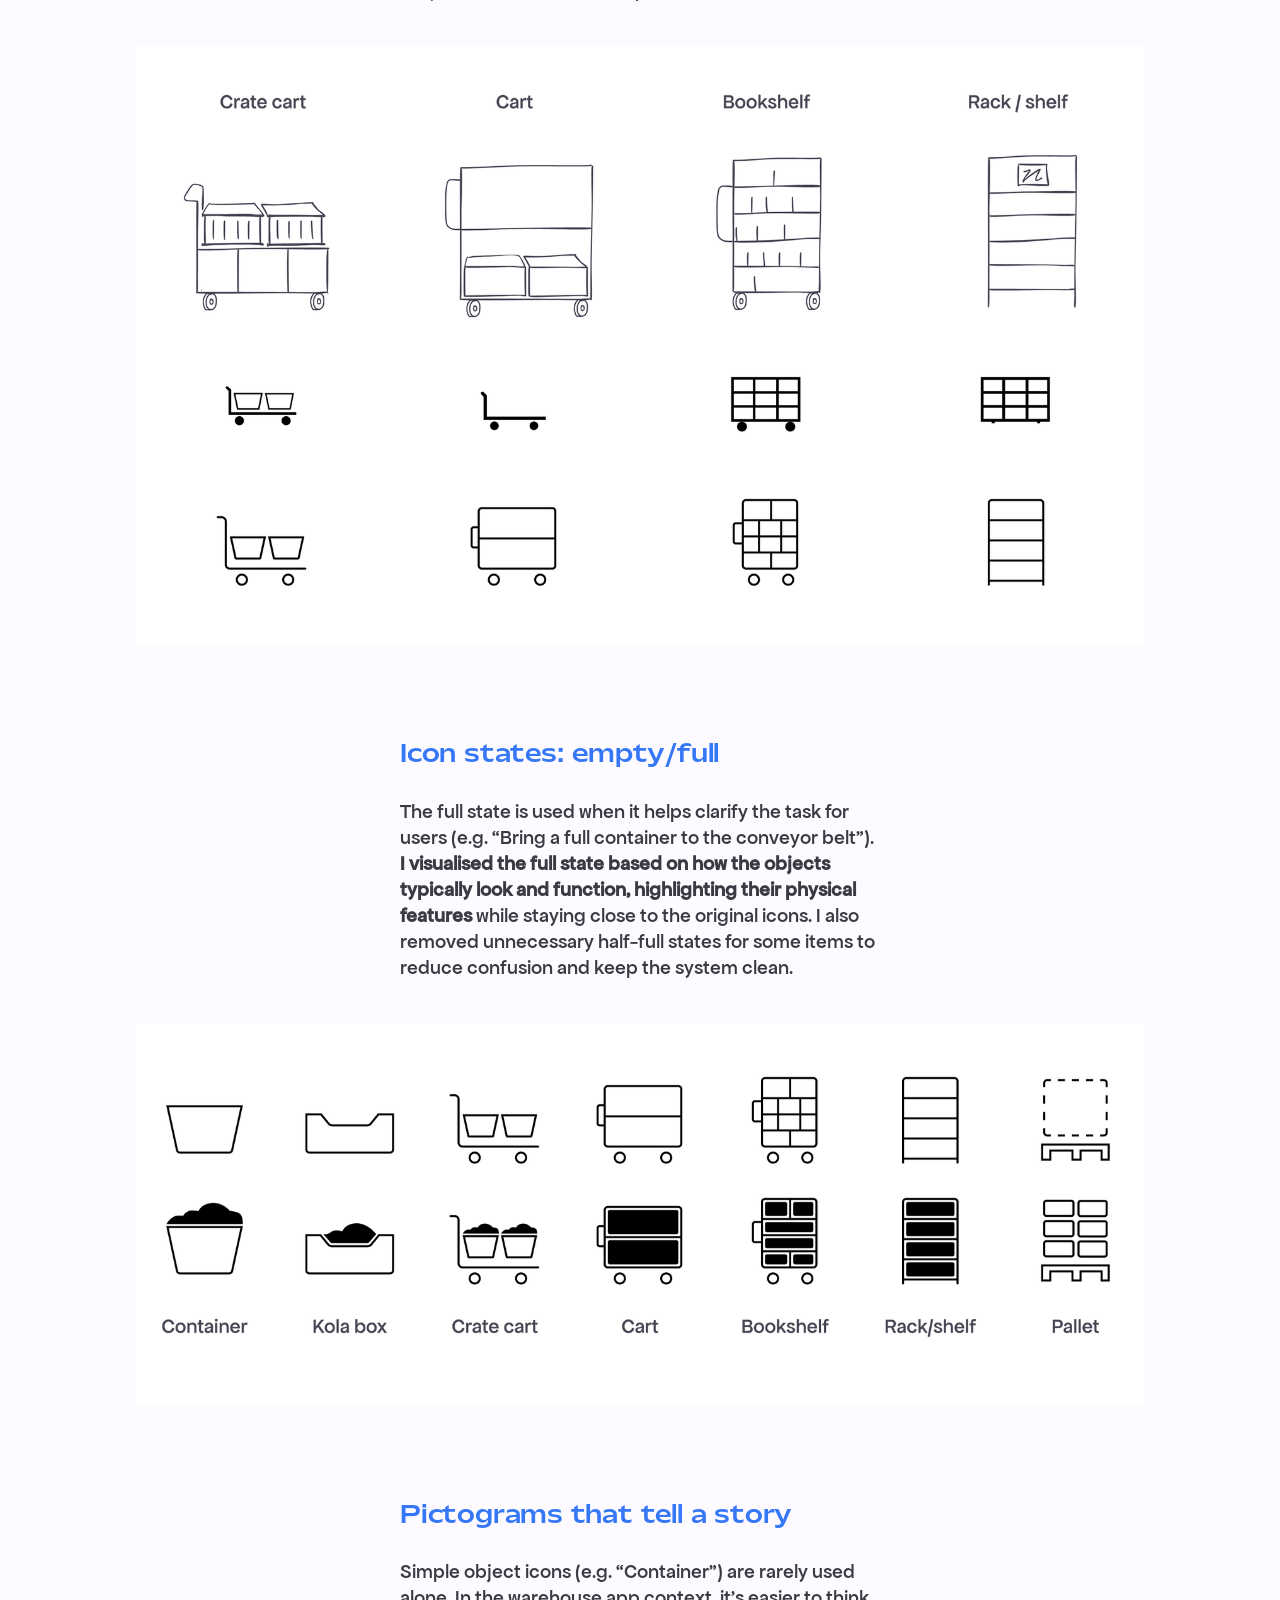
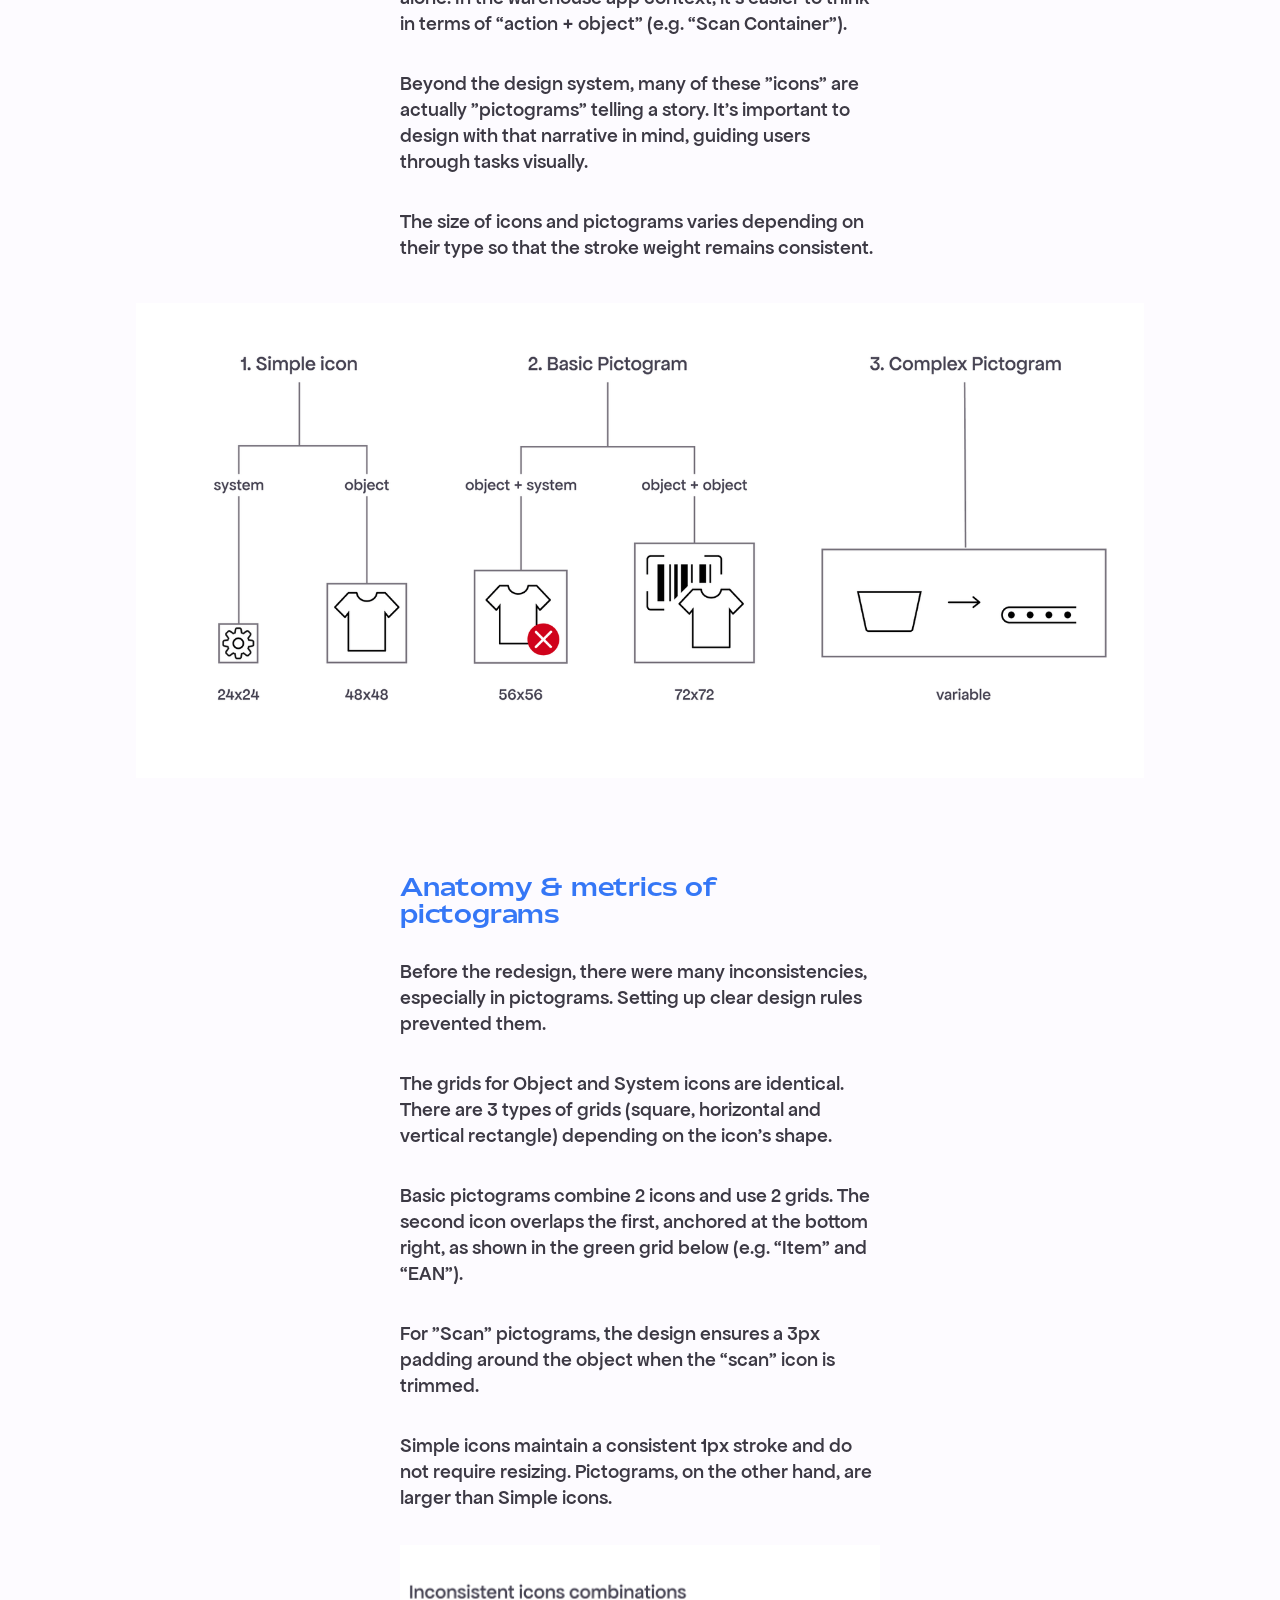
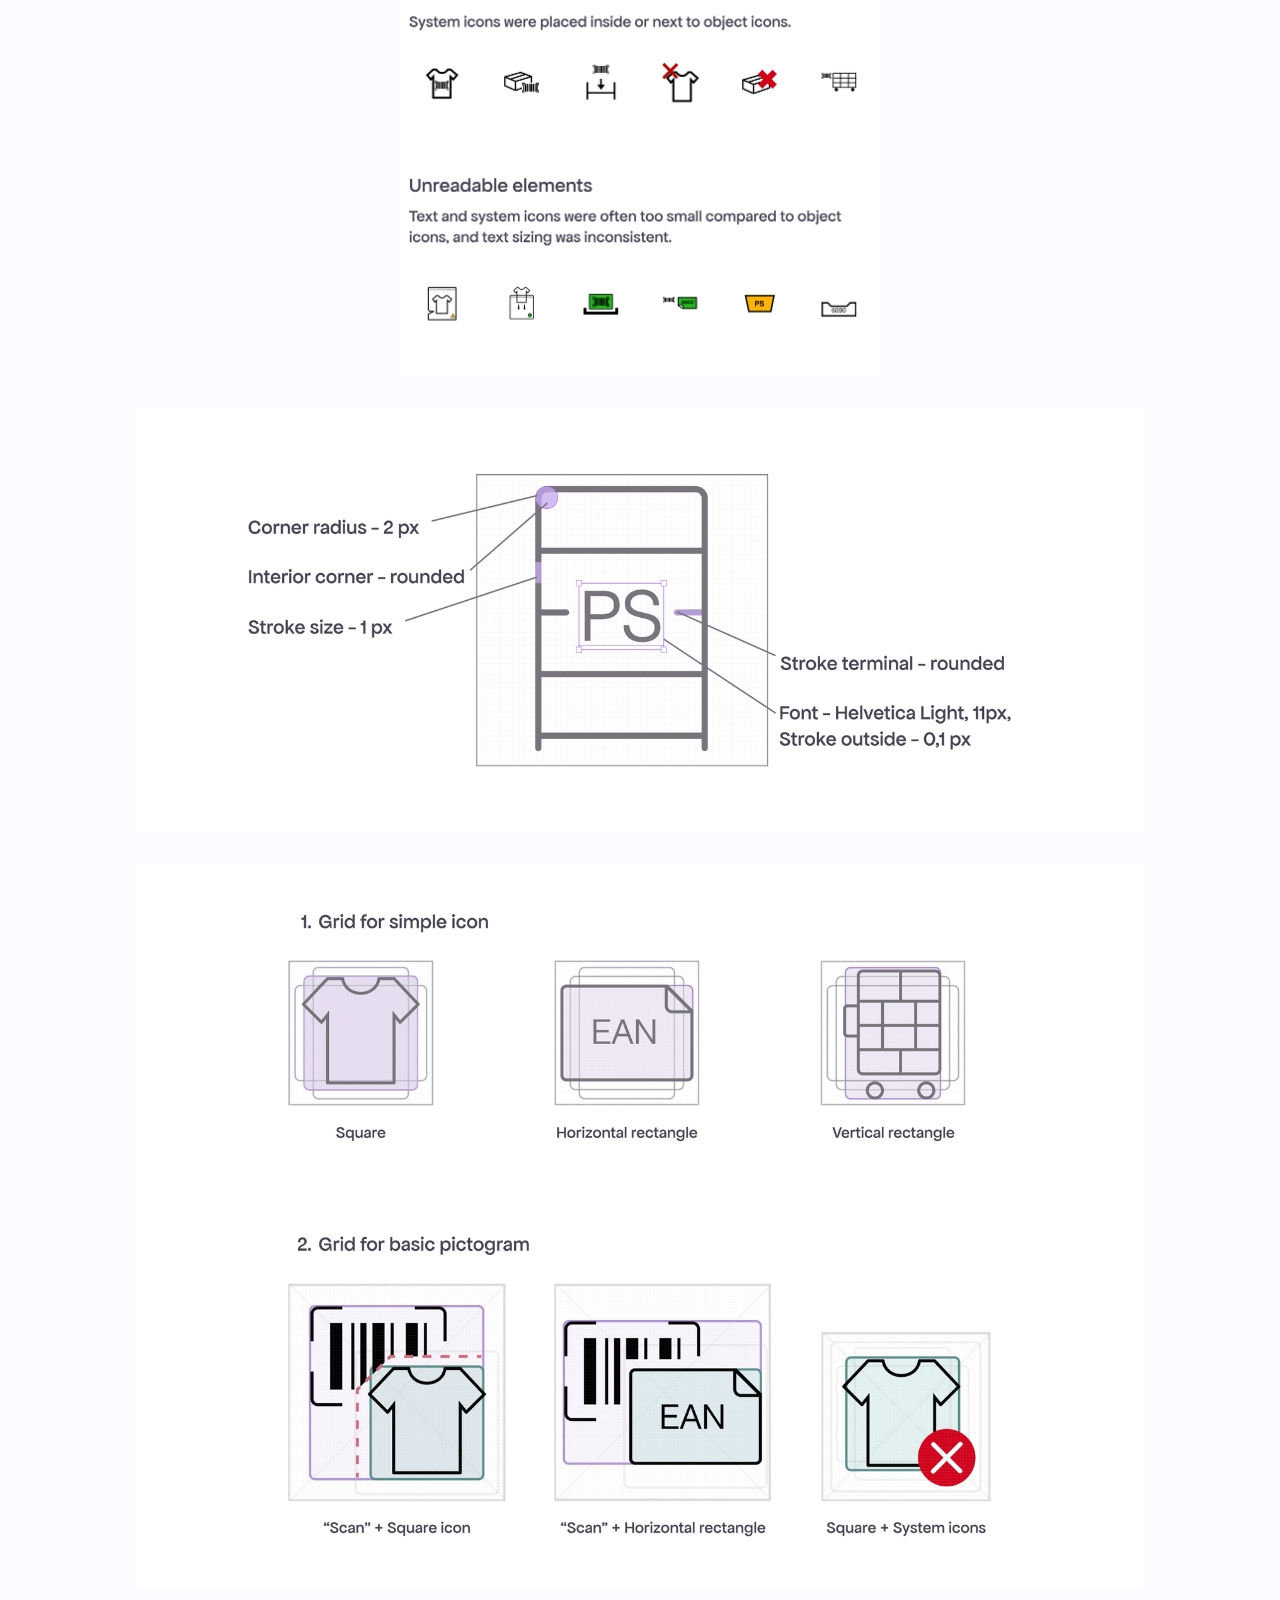
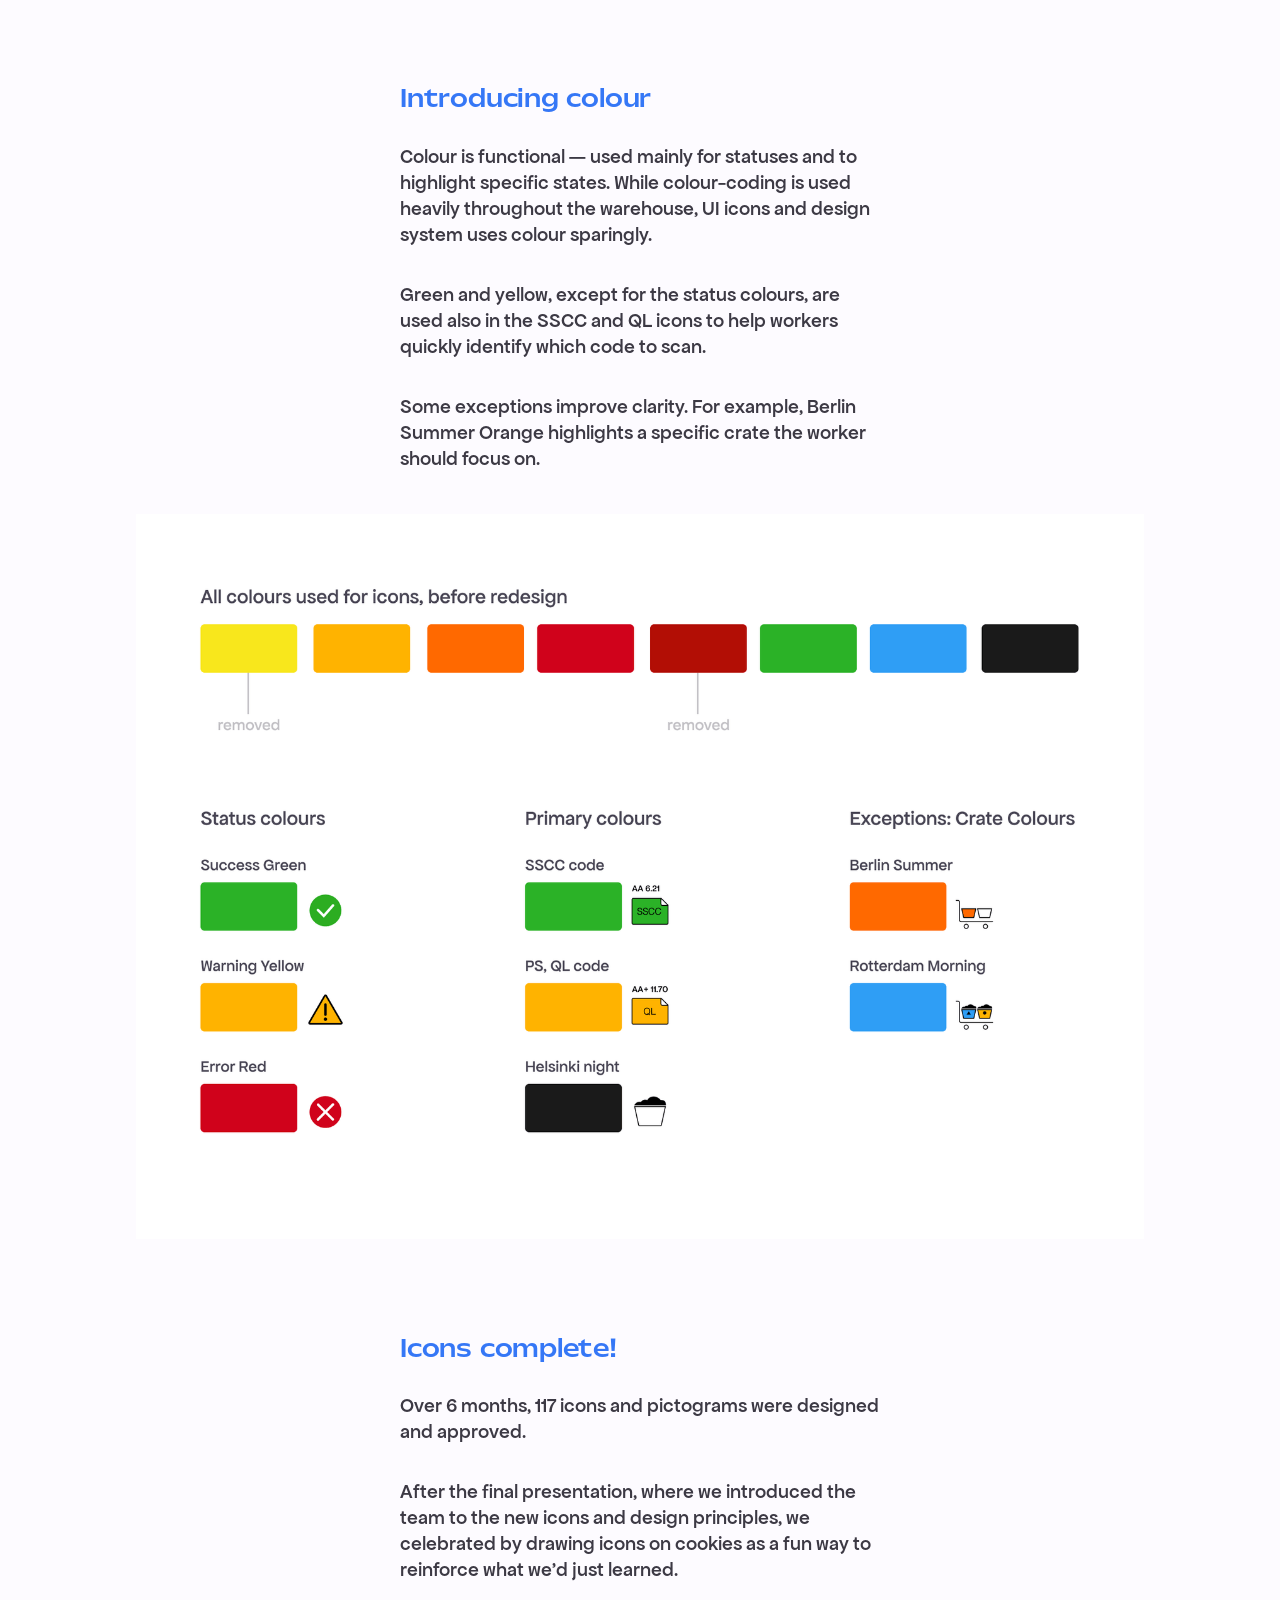
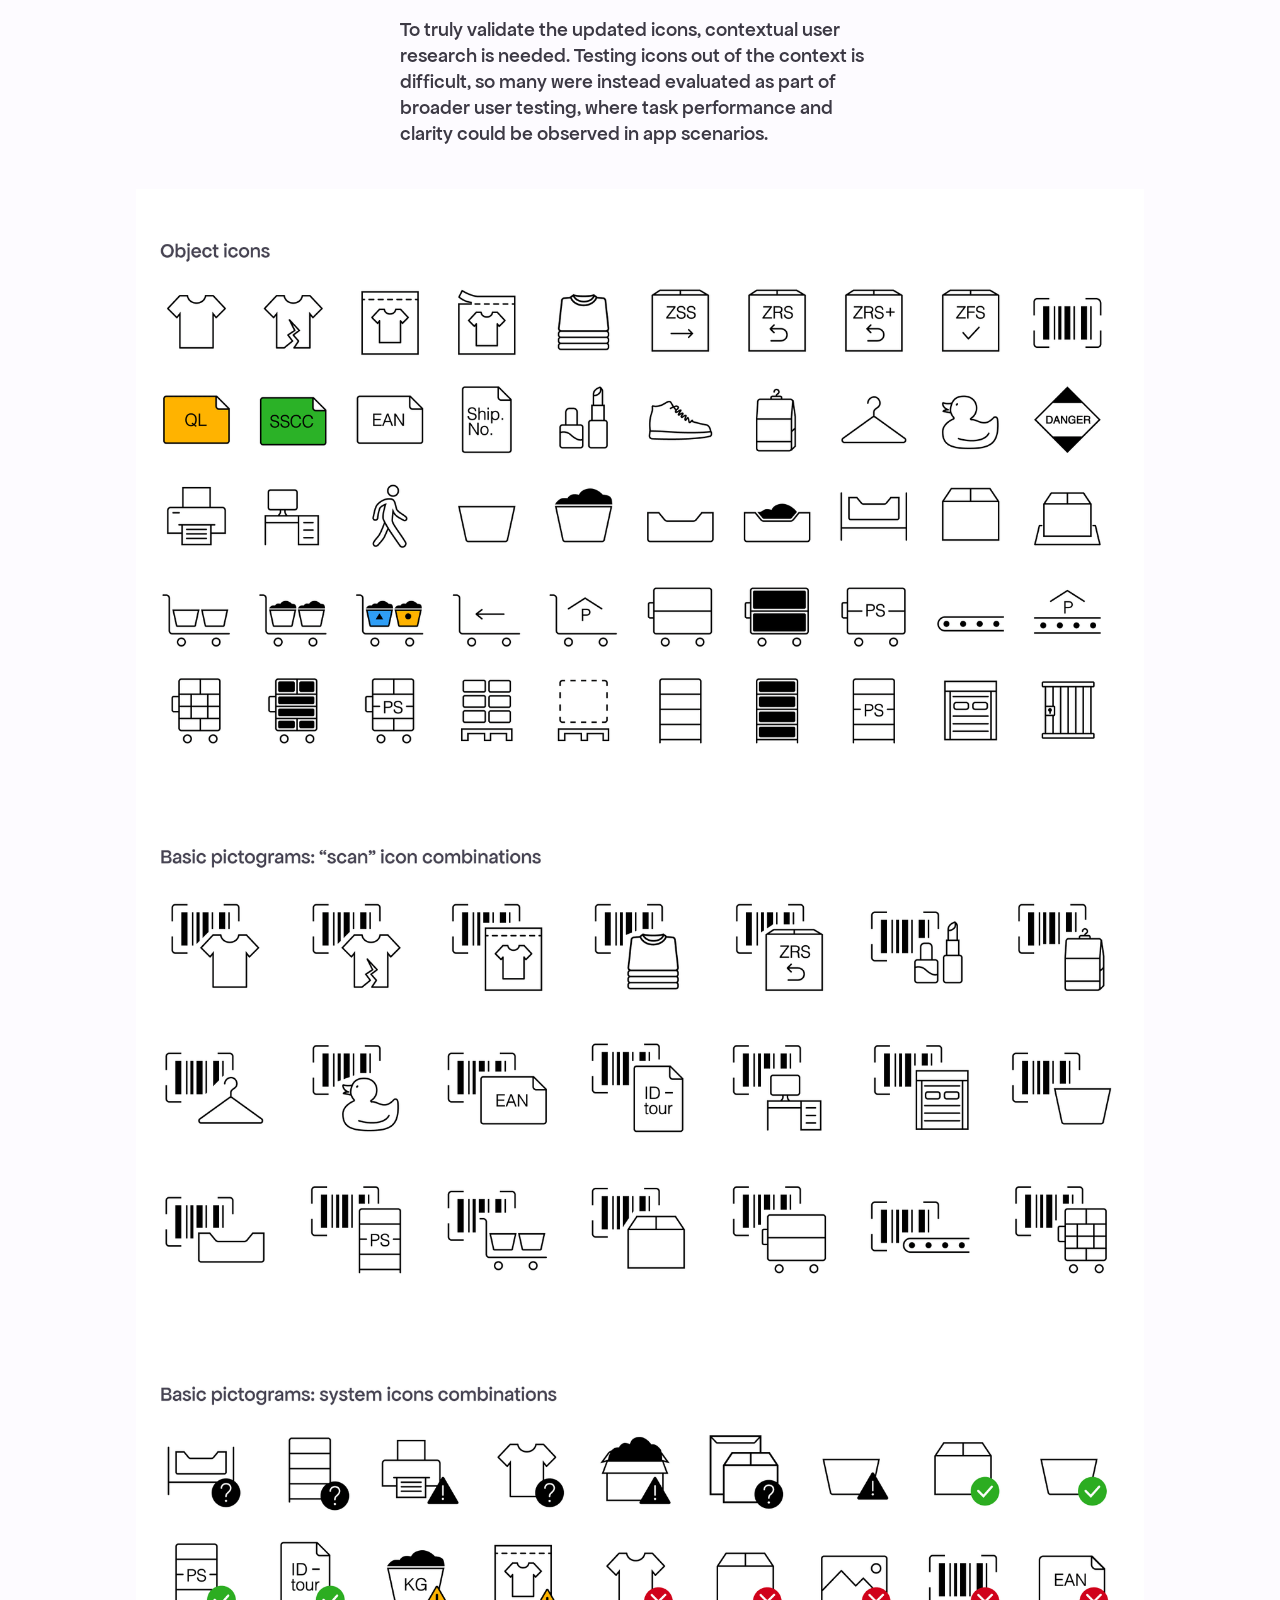
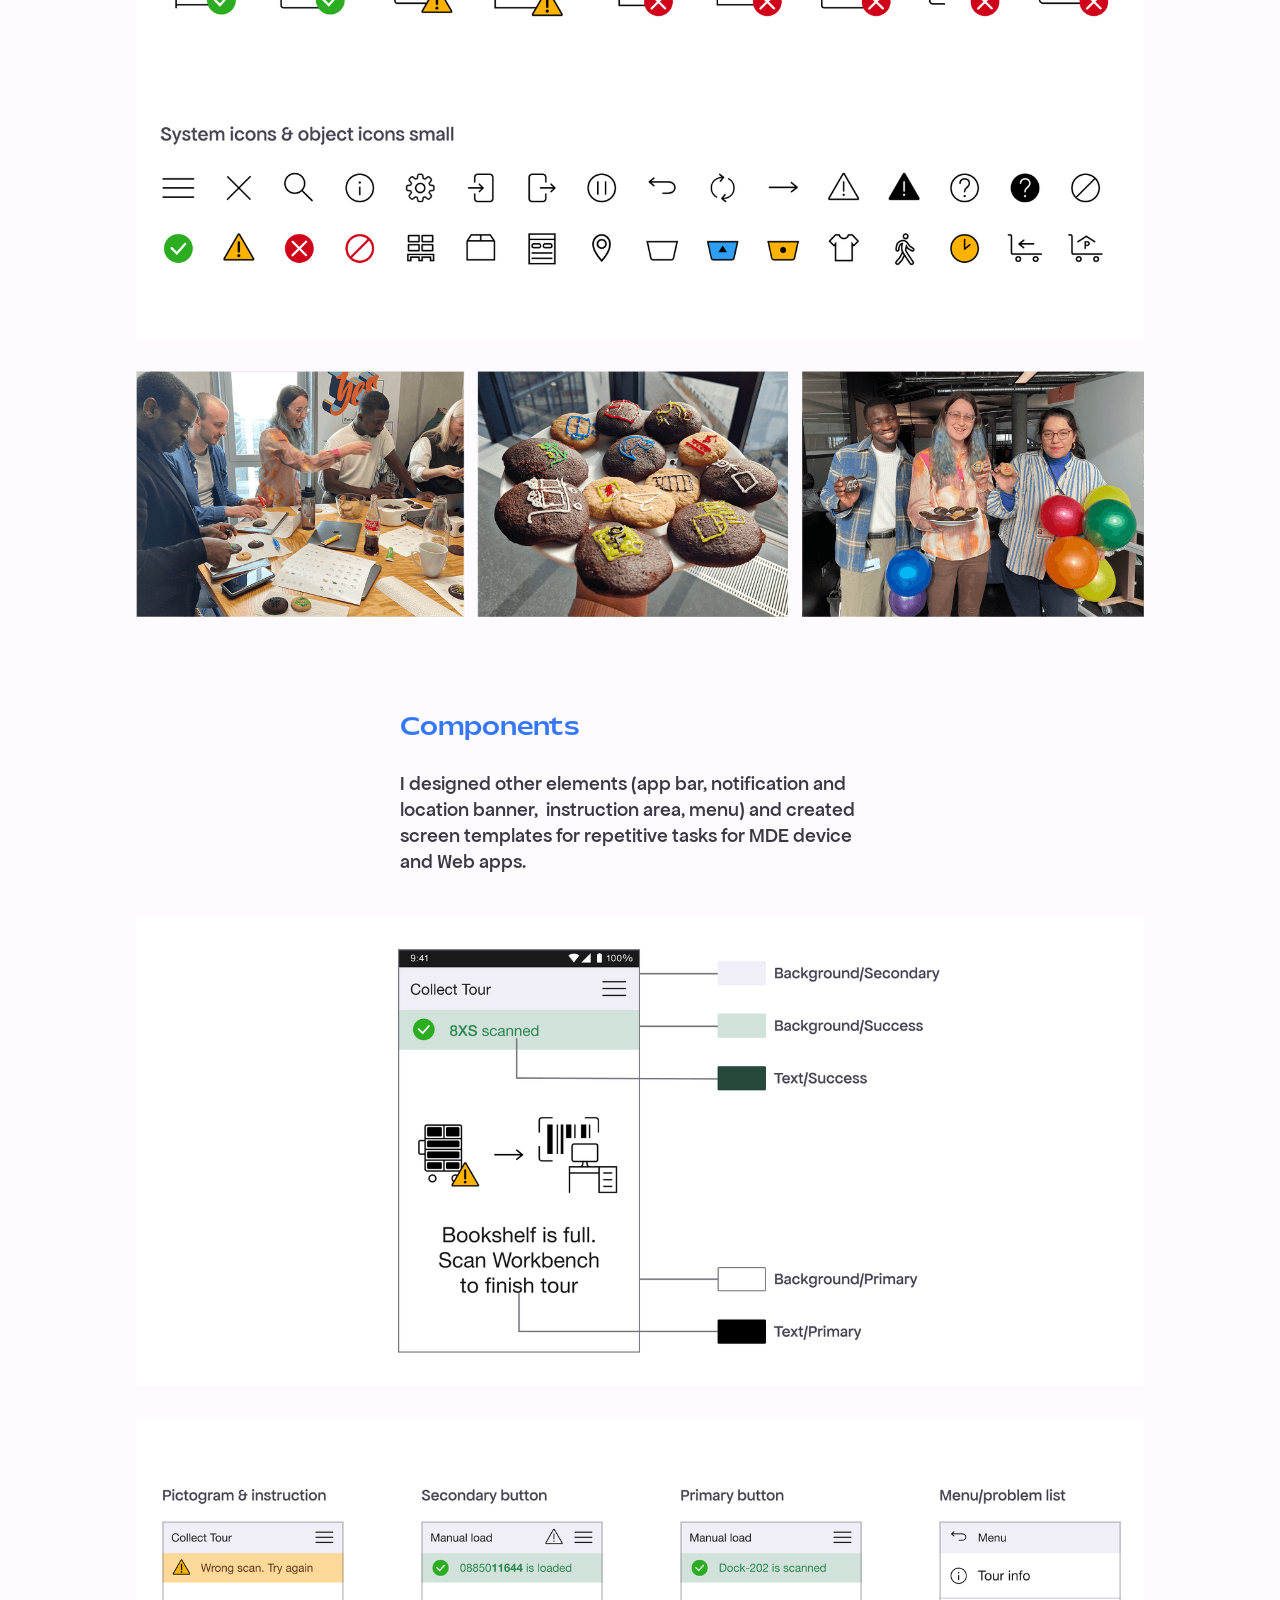
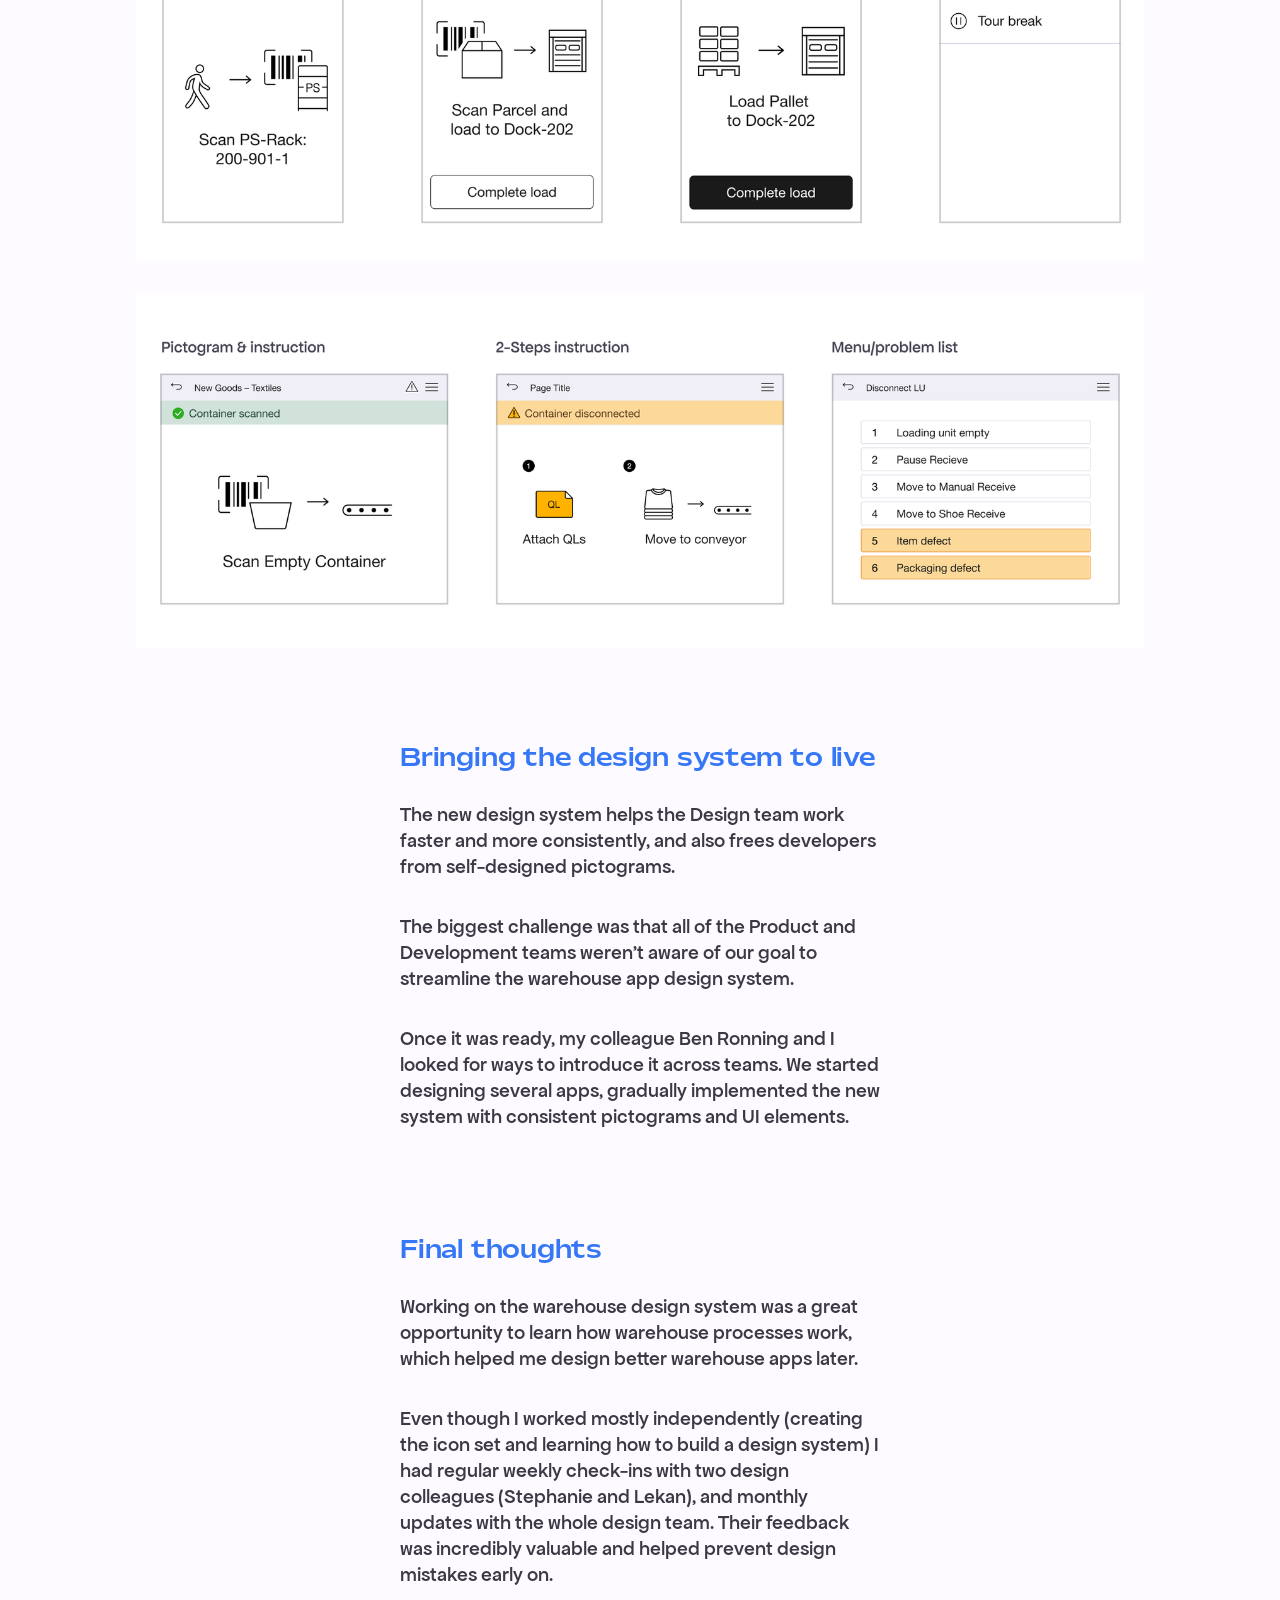
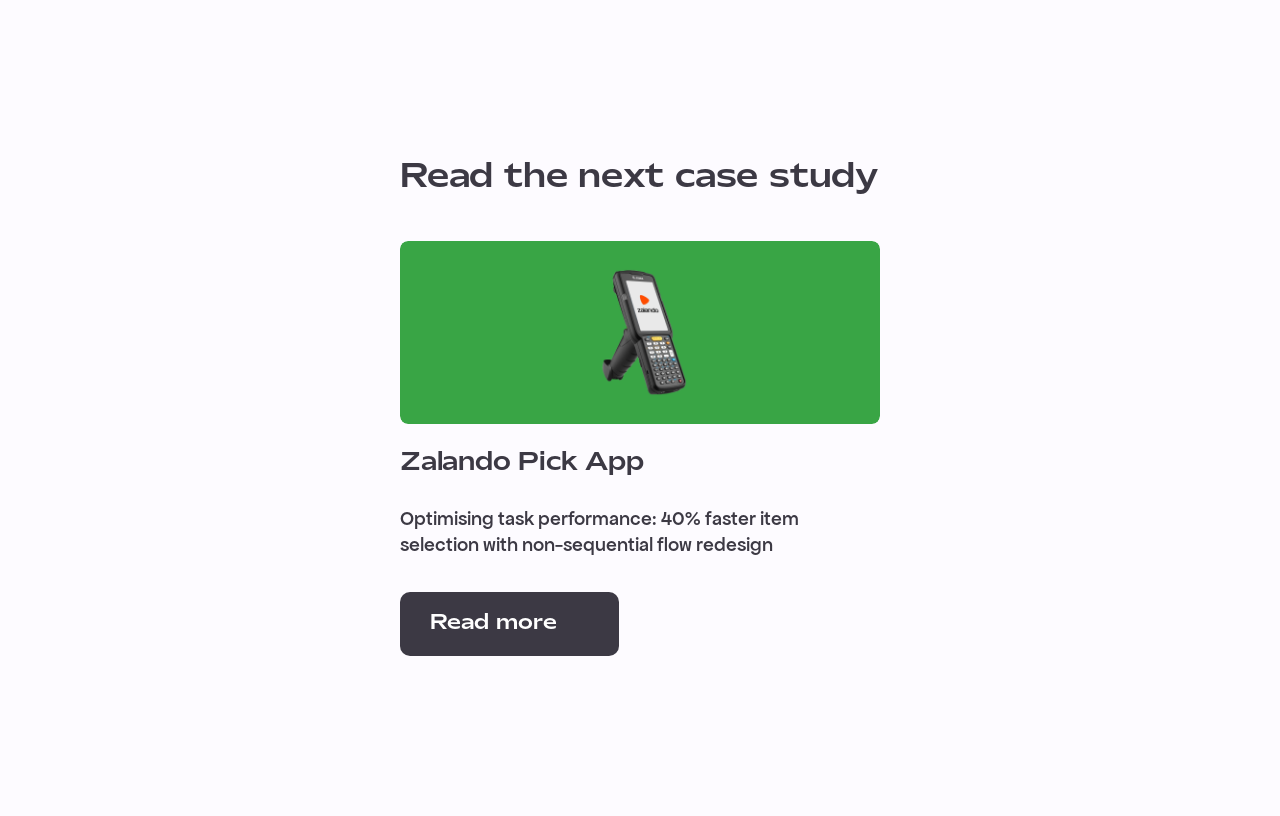
<file: zalando-design-system.html>
<!DOCTYPE html><!--  Last Published: Mon Apr 06 2026 17:07:35 GMT+0000 (Coordinated Universal Time)  -->
<html data-wf-page="6623a7e2ac665c1d616e9d38" data-wf-site="660efa0300e63d18095c25d5" lang="en">
<head>
  <meta charset="utf-8">
  <title>Zalando Design System</title>
  <meta content="Zalando Design System" property="og:title">
  <meta content="Zalando Design System" property="twitter:title">
  <meta content="width=device-width, initial-scale=1" name="viewport">
  <link href="css/normalize.css" rel="stylesheet" type="text/css">
  <link href="css/webflow.css" rel="stylesheet" type="text/css">
  <link href="css/nastias-portfolio.webflow.css" rel="stylesheet" type="text/css">
  <script type="text/javascript">!function(o,c){var n=c.documentElement,t=" w-mod-";n.className+=t+"js",("ontouchstart"in o||o.DocumentTouch&&c instanceof DocumentTouch)&&(n.className+=t+"touch")}(window,document);</script>
  <link href="images/favicon.png" rel="shortcut icon" type="image/x-icon">
  <link href="images/webclip.png" rel="apple-touch-icon">
  <script defer="" src="https://cloud.umami.is/script.js" data-website-id="c76142f6-309d-4f0c-a19d-2bd54506bcb9"></script>
</head>
<body>
  <div data-animation="default" data-collapse="medium" data-duration="400" data-easing="ease" data-easing2="ease" role="banner" class="navbar w-nav">
    <div class="container-nav w-container">
      <a data-w-id="da603173-9a21-399c-d5eb-7a015116b552" href="index.html" class="brand w-nav-brand"><img src="images/Logo-nastia-design-black.png" loading="lazy" data-w-id="19a6f81d-fcb1-cbcb-d2e4-5cbb787d4153" alt="Logo in shape of a flower nastia design black"></a>
      <nav role="navigation" class="nav-menu-mobile w-nav-menu">
        <a href="index.html" class="nav-link w-inline-block">
          <div>Work</div>
        </a>
        <a href="index.html" class="nav-link w-inline-block">
          <div>About</div>
        </a>
      </nav>
      <div class="menu-button w-nav-button"><img src="images/menu-icon.png" loading="lazy" alt="hamburger menu"></div>
    </div>
  </div>
  <section class="section-project-overview">
    <div data-figma-id="329:5405" class="container-large">
      <div class="content-wrap">
        <div class="hero-container">
          <div data-figma-id="329:5406" class="wrapper-3-4">
            <div class="header-wrapper">
              <p data-figma-id="329:5407" class="heading-2">Zalando Design System</p>
            </div>
            <p data-figma-id="329:5408" class="heading-4">Designing clear, consistent iconography to improve warehouse app efficiency</p>
          </div>
        </div><img src="images/ZDS-overview.png" data-figma-image-id="6825c9ee3b59f0273cf35a55" alt="Zalando Design System for Warehouses overview" sizes="(max-width: 2000px) 100vw, 2000px" data-figma-id="329:5409" data-figma-image-hash="6a82cd10d97fbff68071abb34ea020ea" loading="lazy" srcset="images/ZDS-overview-p-500.png 500w, images/ZDS-overview-p-800.png 800w, images/ZDS-overview-p-1080.png 1080w, images/ZDS-overview-p-1600.png 1600w, images/ZDS-overview.png 2000w">
      </div>
    </div>
  </section>
  <section class="section-project-content">
    <div data-figma-id="329:5405" class="container-large">
      <div class="content-wrap">
        <div class="container-small">
          <div class="hero-container">
            <div data-figma-id="227:573" class="paragraph-container">
              <p data-figma-id="227:571" class="heading-4 is-blue">“What do these icons mean?”</p>
              <p data-figma-id="227:572" class="paragraph">On my first day at Zalando, I learned that warehouse workers struggled to tell some equipment icons apart. Warehouse apps rely heavily on custom iconography —often designed by developers. <strong>When icons aren’t clear, users can’t quickly understand their tasks, leading to delays and mistakes.</strong> The goal was to improve task performance (both speed and accuracy) by making the icons more intuitive and user-friendly.</p><img src="images/Old-icons.png" data-figma-image-id="6825c9ef1ab43292afdb577b" alt="Old icons" sizes="(max-width: 972px) 100vw, 972px" data-figma-id="329:5413" data-figma-image-hash="d69079332ec899e1f112302986843e1e" loading="lazy" srcset="images/Old-icons-p-500.png 500w, images/Old-icons-p-800.png 800w, images/Old-icons.png 972w">
              <p data-figma-id="227:572" class="note-for-image">Icons, that were confusing for users, before the redesign.</p>
            </div>
          </div>
        </div>
      </div>
    </div>
    <div data-figma-id="329:5405" class="container-large">
      <div class="content-wrap">
        <div class="container-small">
          <div class="hero-container">
            <div data-figma-id="227:573" class="paragraph-container">
              <p data-figma-id="227:571" class="heading-4 is-blue">Planning &amp; design process</p>
              <p data-figma-id="227:572" class="paragraph">Together with my colleague <a href="#https://stephaniecedeno.com" target="_blank" class="link-2">Stephanie Marie Cedeño</a> (with the support from other designers - Lekan Isaac, and Ben Ronning), we didn’t just redesign confusing icons — we followed a full design process to create a consistent icon system as part of a broader design system.</p>
              <div>
                <p data-figma-id="227:572" class="paragraph">Why a design system?</p>
                <ul role="list" class="list">
                  <li>
                    <p data-figma-id="227:572" class="paragraph">Clear and consistent iconography <strong>improves task speed, reduces errors,</strong> and supports accessibility. For warehouse workers, this means <strong>faster onboarding</strong> (cutting training time from weeks to hours) and better performance, which directly impacts Zalando’s operations.</p>
                  </li>
                  <li>
                    <p data-figma-id="227:572" class="paragraph">A design system also helps <strong>scale design and development</strong> by reducing the need to build components from scratch, allowing teams to focus on solving more complex challenges.</p>
                  </li>
                </ul>
              </div>
            </div>
          </div>
        </div><img src="images/Project-plan.png" data-figma-image-id="6825c9ef1ab43292afdb577b" alt="Project plan" sizes="(max-width: 3000px) 100vw, 3000px" data-figma-id="329:5413" data-figma-image-hash="d69079332ec899e1f112302986843e1e" loading="lazy" srcset="images/Project-plan-p-500.png 500w, images/Project-plan-p-800.png 800w, images/Project-plan-p-1080.png 1080w, images/Project-plan-p-1600.png 1600w, images/Project-plan-p-2000.png 2000w, images/Project-plan-p-2600.png 2600w, images/Project-plan.png 3000w"><img src="images/Workshop.png" data-figma-image-id="6825c9ef1ab43292afdb577b" alt="Workshop Zalando Design system
" sizes="(max-width: 2004px) 100vw, 2004px" data-figma-id="329:5413" data-figma-image-hash="d69079332ec899e1f112302986843e1e" loading="lazy" srcset="images/Workshop-p-500.png 500w, images/Workshop-p-800.png 800w, images/Workshop-p-1080.png 1080w, images/Workshop-p-1600.png 1600w, images/Workshop-p-2000.png 2000w, images/Workshop.png 2004w">
      </div>
    </div>
    <div data-figma-id="329:5405" class="container-large">
      <div class="content-wrap">
        <div class="container-small">
          <div class="hero-container">
            <div data-figma-id="227:573" class="paragraph-container">
              <p data-figma-id="227:571" class="heading-4 is-blue">So many shelves!</p>
              <p data-figma-id="227:572" class="paragraph">Redesigning icons for real warehouse equipment was surprisingly fun. Even though many objects look similar, they serve different purposes (for example, the first three carts all have wheels and handles, meaning they’re meant to be moved).</p>
            </div>
          </div>
        </div><img src="images/Sketch-of-bookshelfs.png" data-figma-image-id="6825c9f11ab43292afdb5803" alt="Sketch of bookshelfs" sizes="(max-width: 2000px) 100vw, 2000px" data-figma-id="329:5417" data-figma-image-hash="0d9c26d181c68ec3c8acc5fc0f45afc2" loading="lazy" srcset="images/Sketch-of-bookshelfs-p-500.png 500w, images/Sketch-of-bookshelfs-p-800.png 800w, images/Sketch-of-bookshelfs-p-1080.png 1080w, images/Sketch-of-bookshelfs-p-1600.png 1600w, images/Sketch-of-bookshelfs.png 2000w">
      </div>
    </div>
    <div data-figma-id="329:5405" class="container-large">
      <div class="content-wrap">
        <div class="container-small">
          <div class="hero-container">
            <div data-figma-id="227:573" class="paragraph-container">
              <p data-figma-id="227:571" class="heading-4 is-blue">Icon states: empty/full</p>
              <p data-figma-id="227:572" class="paragraph">The full state is used when it helps clarify the task for users (e.g. “Bring a full container to the conveyor belt”). <strong>I visualised the full state based on how the objects typically look and function, highlighting their physical features</strong> while staying close to the original icons. I also removed unnecessary half-full states for some items to reduce confusion and keep the system clean.</p>
            </div>
          </div>
        </div><img src="images/Shelf-icons.png" data-figma-image-id="6825c9f11ab43292afdb5803" alt="Shelf icons" sizes="(max-width: 2000px) 100vw, 2000px" data-figma-id="329:5417" data-figma-image-hash="0d9c26d181c68ec3c8acc5fc0f45afc2" loading="lazy" srcset="images/Shelf-icons-p-500.png 500w, images/Shelf-icons-p-800.png 800w, images/Shelf-icons-p-1080.png 1080w, images/Shelf-icons-p-1600.png 1600w, images/Shelf-icons.png 2000w">
      </div>
    </div>
    <div data-figma-id="329:5405" class="container-large">
      <div class="content-wrap">
        <div class="container-small">
          <div class="hero-container">
            <div data-figma-id="227:573" class="paragraph-container">
              <p data-figma-id="227:571" class="heading-4 is-blue">Pictograms that tell a story</p>
              <p data-figma-id="227:572" class="paragraph">Simple object icons (e.g. “Container”) are rarely used alone. In the warehouse app context, it’s easier to think in terms of “action + object” (e.g. “Scan Container”).</p>
              <p data-figma-id="227:572" class="paragraph">Beyond the design system, many of these &quot;icons&quot; are actually ”pictograms” telling a story. It’s important to design with that narrative in mind, guiding users through tasks visually.</p>
              <p data-figma-id="227:572" class="paragraph">The size of icons and pictograms varies depending on their type so that the stroke weight remains consistent.</p>
            </div>
          </div>
        </div><img src="images/Size-of-icons.png" data-figma-image-id="6825c9f11ab43292afdb5803" alt="Size of icons" sizes="(max-width: 2000px) 100vw, 2000px" data-figma-id="329:5417" data-figma-image-hash="0d9c26d181c68ec3c8acc5fc0f45afc2" loading="lazy" srcset="images/Size-of-icons-p-500.png 500w, images/Size-of-icons-p-800.png 800w, images/Size-of-icons-p-1080.png 1080w, images/Size-of-icons-p-1600.png 1600w, images/Size-of-icons.png 2000w">
      </div>
    </div>
    <div data-figma-id="329:5405" class="container-large">
      <div class="content-wrap">
        <div class="container-small">
          <div class="hero-container">
            <div data-figma-id="227:573" class="paragraph-container">
              <p data-figma-id="227:571" class="heading-4 is-blue">Anatomy &amp; metrics of pictograms</p>
              <p data-figma-id="227:572" class="paragraph">Before the redesign, there were many inconsistencies, especially in pictograms. Setting up clear design rules prevented them.</p>
              <p data-figma-id="227:572" class="paragraph">The grids for Object and System icons are identical. There are 3 types of grids (square, horizontal and vertical rectangle) depending on the icon&#x27;s shape.</p>
              <p data-figma-id="227:572" class="paragraph">Basic pictograms combine 2 icons and use 2 grids. The second icon overlaps the first, anchored at the bottom right, as shown in the green grid below (e.g. “Item” and “EAN”).</p>
              <p data-figma-id="227:572" class="paragraph">For ”Scan” pictograms, the design ensures a 3px padding around the object when the “scan” icon is trimmed.</p>
              <p data-figma-id="227:572" class="paragraph">Simple icons maintain a consistent 1px stroke and do not require resizing. Pictograms, on the other hand, are larger than Simple icons.</p><img src="images/Problems-of-icons-combinations.png" data-figma-image-id="6825c9f11ab43292afdb5803" alt="Problems of icons combinations" sizes="(max-width: 968px) 100vw, 968px" data-figma-id="329:5417" data-figma-image-hash="0d9c26d181c68ec3c8acc5fc0f45afc2" loading="lazy" srcset="images/Problems-of-icons-combinations-p-500.png 500w, images/Problems-of-icons-combinations-p-800.png 800w, images/Problems-of-icons-combinations.png 968w">
            </div>
          </div>
        </div><img src="images/Icon-anatomy.png" data-figma-image-id="6825c9f11ab43292afdb5803" alt="Icon anatomy" sizes="(max-width: 2000px) 100vw, 2000px" data-figma-id="329:5417" data-figma-image-hash="0d9c26d181c68ec3c8acc5fc0f45afc2" loading="lazy" srcset="images/Icon-anatomy-p-500.png 500w, images/Icon-anatomy-p-800.png 800w, images/Icon-anatomy-p-1080.png 1080w, images/Icon-anatomy-p-1600.png 1600w, images/Icon-anatomy.png 2000w"><img src="images/Grid-for-icons.png" data-figma-image-id="6825c9f11ab43292afdb5803" alt="Grid for icons" sizes="(max-width: 2000px) 100vw, 2000px" data-figma-id="329:5417" data-figma-image-hash="0d9c26d181c68ec3c8acc5fc0f45afc2" loading="lazy" srcset="images/Grid-for-icons-p-500.png 500w, images/Grid-for-icons-p-800.png 800w, images/Grid-for-icons-p-1080.png 1080w, images/Grid-for-icons-p-1600.png 1600w, images/Grid-for-icons.png 2000w">
      </div>
    </div>
    <div data-figma-id="329:5405" class="container-large">
      <div class="content-wrap">
        <div class="container-small">
          <div class="hero-container">
            <div data-figma-id="227:573" class="paragraph-container">
              <p data-figma-id="227:571" class="heading-4 is-blue">Introducing colour</p>
              <p data-figma-id="227:572" class="paragraph">Colour is functional — used mainly for statuses and to highlight specific states. While colour-coding is used heavily throughout the warehouse, UI icons and design system uses colour sparingly. </p>
              <p data-figma-id="227:572" class="paragraph">Green and yellow, except for the status colours, are used also in the SSCC and QL icons to help workers quickly identify which code to scan.</p>
              <p data-figma-id="227:572" class="paragraph">Some exceptions improve clarity. For example, Berlin Summer Orange highlights a specific crate the worker should focus on.</p>
            </div>
          </div>
        </div><img src="images/Colours.png" data-figma-image-id="6825c9f11ab43292afdb5803" alt="Colours" sizes="(max-width: 2000px) 100vw, 2000px" data-figma-id="329:5417" data-figma-image-hash="0d9c26d181c68ec3c8acc5fc0f45afc2" loading="lazy" srcset="images/Colours-p-500.png 500w, images/Colours-p-800.png 800w, images/Colours-p-1080.png 1080w, images/Colours-p-1600.png 1600w, images/Colours.png 2000w">
      </div>
    </div>
    <div data-figma-id="329:5405" class="container-large">
      <div class="content-wrap">
        <div class="container-small">
          <div class="hero-container">
            <div data-figma-id="227:573" class="paragraph-container">
              <p data-figma-id="227:571" class="heading-4 is-blue">Icons complete!</p>
              <p data-figma-id="227:572" class="paragraph">Over 6 months, 117 icons and pictograms were designed and approved.</p>
              <p data-figma-id="227:572" class="paragraph">After the final presentation, where we introduced the team to the new icons and design principles, we celebrated by drawing icons on cookies as a fun way to reinforce what we’d just learned.</p>
              <p data-figma-id="227:572" class="paragraph">To truly validate the updated icons, contextual user research is needed. Testing icons out of the context is difficult, so many were instead evaluated as part of broader user testing, where task performance and clarity could be observed in app scenarios.</p>
            </div>
          </div>
        </div><img src="images/ZDS-all-icons.png" data-figma-image-id="6825c9f11ab43292afdb5803" alt="Zalando Design System for Warehouses - all icons and pictograms" sizes="(max-width: 2000px) 100vw, 2000px" data-figma-id="329:5417" data-figma-image-hash="0d9c26d181c68ec3c8acc5fc0f45afc2" loading="lazy" srcset="images/ZDS-all-icons-p-500.png 500w, images/ZDS-all-icons-p-800.png 800w, images/ZDS-all-icons-p-1080.png 1080w, images/ZDS-all-icons-p-1600.png 1600w, images/ZDS-all-icons.png 2000w"><img src="images/Icons-and-cookies.png" data-figma-image-id="6825c9f11ab43292afdb5803" alt="Icons and cookies" sizes="(max-width: 1999px) 100vw, 1999px" data-figma-id="329:5417" data-figma-image-hash="0d9c26d181c68ec3c8acc5fc0f45afc2" loading="lazy" srcset="images/Icons-and-cookies-p-500.png 500w, images/Icons-and-cookies-p-800.png 800w, images/Icons-and-cookies-p-1080.png 1080w, images/Icons-and-cookies-p-1600.png 1600w, images/Icons-and-cookies.png 1999w">
      </div>
    </div>
    <div data-figma-id="329:5405" class="container-large">
      <div class="content-wrap">
        <div class="container-small">
          <div class="hero-container">
            <div data-figma-id="227:573" class="paragraph-container">
              <p data-figma-id="227:571" class="heading-4 is-blue">Components</p>
              <p data-figma-id="227:572" class="paragraph">I designed other elements (app bar, notification and location banner,  instruction area, menu) and created screen templates for repetitive tasks for MDE device and Web apps.</p>
            </div>
          </div>
        </div><img src="images/Components-and-colours.png" data-figma-image-id="6825c9f11ab43292afdb5803" alt="Components and colours" sizes="(max-width: 2000px) 100vw, 2000px" data-figma-id="329:5417" data-figma-image-hash="0d9c26d181c68ec3c8acc5fc0f45afc2" loading="lazy" srcset="images/Components-and-colours-p-500.png 500w, images/Components-and-colours-p-800.png 800w, images/Components-and-colours-p-1080.png 1080w, images/Components-and-colours-p-1600.png 1600w, images/Components-and-colours.png 2000w"><img src="images/Components-and-template-mobile.png" data-figma-image-id="6825c9f11ab43292afdb5803" alt="Components and template mobile" sizes="(max-width: 2000px) 100vw, 2000px" data-figma-id="329:5417" data-figma-image-hash="0d9c26d181c68ec3c8acc5fc0f45afc2" loading="lazy" srcset="images/Components-and-template-mobile-p-500.png 500w, images/Components-and-template-mobile-p-800.png 800w, images/Components-and-template-mobile-p-1080.png 1080w, images/Components-and-template-mobile-p-1600.png 1600w, images/Components-and-template-mobile.png 2000w"><img src="images/Components-and-templates-desktop.png" data-figma-image-id="6825c9f11ab43292afdb5803" alt="Components and templates desktop" sizes="(max-width: 2000px) 100vw, 2000px" data-figma-id="329:5417" data-figma-image-hash="0d9c26d181c68ec3c8acc5fc0f45afc2" loading="lazy" srcset="images/Components-and-templates-desktop-p-500.png 500w, images/Components-and-templates-desktop-p-800.png 800w, images/Components-and-templates-desktop-p-1080.png 1080w, images/Components-and-templates-desktop-p-1600.png 1600w, images/Components-and-templates-desktop.png 2000w">
      </div>
    </div>
    <div data-figma-id="329:5405" class="container-large">
      <div class="content-wrap">
        <div class="container-small">
          <div class="hero-container">
            <div data-figma-id="227:573" class="paragraph-container">
              <p data-figma-id="227:571" class="heading-4 is-blue">Bringing the design system to live</p>
              <p data-figma-id="227:572" class="paragraph">The new design system helps the Design team work faster and more consistently, and also frees developers from self-designed pictograms.</p>
              <p data-figma-id="227:572" class="paragraph">The biggest challenge was that all of the Product and Development teams weren’t aware of our goal to streamline the warehouse app design system.</p>
              <p data-figma-id="227:572" class="paragraph">Once it was ready, my colleague Ben Ronning and I looked for ways to introduce it across teams. We started designing several apps, gradually implemented the new system with consistent pictograms and UI elements.</p>
            </div>
          </div>
        </div>
      </div>
    </div>
    <div data-figma-id="329:5405" class="container-large">
      <div class="content-wrap">
        <div class="container-small">
          <div class="hero-container">
            <div data-figma-id="227:573" class="paragraph-container">
              <p data-figma-id="227:571" class="heading-4 is-blue">Final thoughts</p>
              <p data-figma-id="227:572" class="paragraph">Working on the warehouse design system was a great opportunity to learn how warehouse processes work, which helped me design better warehouse apps later.</p>
              <p data-figma-id="227:572" class="paragraph">Even though I worked mostly independently (creating the icon set and learning how to build a design system) I had regular weekly check-ins with two design colleagues (Stephanie and Lekan), and monthly updates with the whole design team. Their feedback was incredibly valuable and helped prevent design mistakes early on.</p>
            </div>
          </div>
        </div>
      </div>
    </div>
  </section>
  <section class="section-contact">
    <div data-figma-id="329:5405" class="container-large">
      <div class="content-wrap">
        <div class="container-small">
          <div class="hero-container">
            <div data-figma-id="227:573" class="paragraph-container">
              <div data-figma-id="404:389" class="header-wrapper">
                <p data-figma-id="404:391" class="heading-3-real">Read the next case study</p>
              </div>
              <a href="zalando-pick-app.html" class="pick-link w-inline-block">
                <div class="next-case-wrapper" style="width:100%;"><img class="card-picture-zoom-in" src="images/card-Zalando-Pick.png" alt="Zalando Pick app mockup on MDE device" loading="lazy" style="width:100%;"></div>
              </a>
              <p data-figma-id="227:571" class="heading-4">Zalando Pick App</p>
              <p data-figma-id="227:572" class="paragraph">Optimising task performance: 40% faster item selection with non-sequential flow redesign</p>
              <a href="zalando-pick-app.html" class="link-block w-inline-block">
                <div class="button-wrap is-blue">
                  <div class="button-inner">
                    <div class="button-text-wrapper">
                      <div text="Text" class="button-text">Read more</div>
                    </div>
                    <div class="button-icon"><img class="icon-main" src="images/rivet-iconsarrow-left.svg" data-figma-image-id="682743377be6f7c9c54f261d" alt="arrow right" data-figma-id="420:235" data-figma-image-hash="8457432488b96727f64a87c9799f0abc" loading="lazy"></div>
                  </div>
                </div>
              </a>
            </div>
          </div>
        </div>
      </div>
    </div>
  </section>
  <script src="https://d3e54v103j8qbb.cloudfront.net/js/jquery-3.5.1.min.dc5e7f18c8.js?site=660efa0300e63d18095c25d5" type="text/javascript" integrity="sha256-9/aliU8dGd2tb6OSsuzixeV4y/faTqgFtohetphbbj0=" crossorigin="anonymous"></script>
  <script src="js/webflow.js" type="text/javascript"></script>
</body>
</html>
</file>
<file: css/webflow.css>
@font-face {
  font-family: 'webflow-icons';
  src: url("[data-uri]") format('truetype');
  font-weight: normal;
  font-style: normal;
}
[class^="w-icon-"],
[class*=" w-icon-"] {
  /* use !important to prevent issues with browser extensions that change fonts */
  font-family: 'webflow-icons' !important;
  speak: none;
  font-style: normal;
  font-weight: normal;
  font-variant: normal;
  text-transform: none;
  line-height: 1;
  /* Better Font Rendering =========== */
  -webkit-font-smoothing: antialiased;
  -moz-osx-font-smoothing: grayscale;
}
.w-icon-slider-right:before {
  content: "\e600";
}
.w-icon-slider-left:before {
  content: "\e601";
}
.w-icon-nav-menu:before {
  content: "\e602";
}
.w-icon-arrow-down:before,
.w-icon-dropdown-toggle:before {
  content: "\e603";
}
.w-icon-file-upload-remove:before {
  content: "\e900";
}
.w-icon-file-upload-icon:before {
  content: "\e903";
}
* {
  -webkit-box-sizing: border-box;
  -moz-box-sizing: border-box;
  box-sizing: border-box;
}
html {
  height: 100%;
}
body {
  margin: 0;
  min-height: 100%;
  background-color: #fff;
  font-family: Arial, sans-serif;
  font-size: 14px;
  line-height: 20px;
  color: #333;
}
img {
  max-width: 100%;
  vertical-align: middle;
  display: inline-block;
}
html.w-mod-touch * {
  background-attachment: scroll !important;
}
.w-block {
  display: block;
}
.w-inline-block {
  max-width: 100%;
  display: inline-block;
}
.w-clearfix:before,
.w-clearfix:after {
  content: " ";
  display: table;
  grid-column-start: 1;
  grid-row-start: 1;
  grid-column-end: 2;
  grid-row-end: 2;
}
.w-clearfix:after {
  clear: both;
}
.w-hidden {
  display: none;
}
.w-button {
  display: inline-block;
  padding: 9px 15px;
  background-color: #3898EC;
  color: white;
  border: 0;
  line-height: inherit;
  text-decoration: none;
  cursor: pointer;
  border-radius: 0;
}
input.w-button {
  -webkit-appearance: button;
}
html[data-w-dynpage] [data-w-cloak] {
  color: transparent !important;
}
.w-code-block {
  margin: unset;
}
pre.w-code-block code {
  all: inherit;
}
.w-optimization {
  display: contents;
}
.w-webflow-badge,
.w-webflow-badge > img {
  box-sizing: unset;
  width: unset;
  height: unset;
  max-height: unset;
  max-width: unset;
  min-height: unset;
  min-width: unset;
  margin: unset;
  padding: unset;
  float: unset;
  clear: unset;
  border: unset;
  border-radius: unset;
  background: unset;
  background-image: unset;
  background-position: unset;
  background-size: unset;
  background-repeat: unset;
  background-origin: unset;
  background-clip: unset;
  background-attachment: unset;
  background-color: unset;
  box-shadow: unset;
  transform: unset;
  transition: unset;
  direction: unset;
  font-family: unset;
  font-weight: unset;
  color: unset;
  font-size: unset;
  line-height: unset;
  font-style: unset;
  font-variant: unset;
  text-align: unset;
  letter-spacing: unset;
  text-decoration: unset;
  text-indent: unset;
  text-transform: unset;
  list-style-type: unset;
  text-shadow: unset;
  vertical-align: unset;
  cursor: unset;
  white-space: unset;
  word-break: unset;
  word-spacing: unset;
  word-wrap: unset;
}
.w-webflow-badge {
  position: fixed !important;
  display: inline-block !important;
  visibility: visible !important;
  opacity: 1 !important;
  z-index: 2147483647 !important;
  top: auto !important;
  right: 12px !important;
  bottom: 12px !important;
  left: auto !important;
  color: #aaadb0 !important;
  background-color: #fff !important;
  border-radius: 3px !important;
  padding: 6px !important;
  font-size: 12px !important;
  line-height: 14px !important;
  text-decoration: none !important;
  transform: none !important;
  margin: 0 !important;
  width: auto !important;
  height: auto !important;
  overflow: unset !important;
  white-space: nowrap;
  box-shadow: 0 0 0 1px rgba(0, 0, 0, 0.1), 0px 1px 3px rgba(0, 0, 0, 0.1);
  cursor: pointer;
}
.w-webflow-badge > img {
  position: unset;
  display: inline-block !important;
  visibility: unset !important;
  opacity: 1 !important;
  vertical-align: middle !important;
}
h1,
h2,
h3,
h4,
h5,
h6 {
  font-weight: bold;
  margin-bottom: 10px;
}
h1 {
  font-size: 38px;
  line-height: 44px;
  margin-top: 20px;
}
h2 {
  font-size: 32px;
  line-height: 36px;
  margin-top: 20px;
}
h3 {
  font-size: 24px;
  line-height: 30px;
  margin-top: 20px;
}
h4 {
  font-size: 18px;
  line-height: 24px;
  margin-top: 10px;
}
h5 {
  font-size: 14px;
  line-height: 20px;
  margin-top: 10px;
}
h6 {
  font-size: 12px;
  line-height: 18px;
  margin-top: 10px;
}
p {
  margin-top: 0;
  margin-bottom: 10px;
}
blockquote {
  margin: 0 0 10px 0;
  padding: 10px 20px;
  border-left: 5px solid #E2E2E2;
  font-size: 18px;
  line-height: 22px;
}
figure {
  margin: 0;
  margin-bottom: 10px;
}
figcaption {
  margin-top: 5px;
  text-align: center;
}
ul,
ol {
  margin-top: 0px;
  margin-bottom: 10px;
  padding-left: 40px;
}
.w-list-unstyled {
  padding-left: 0;
  list-style: none;
}
.w-embed:before,
.w-embed:after {
  content: " ";
  display: table;
  grid-column-start: 1;
  grid-row-start: 1;
  grid-column-end: 2;
  grid-row-end: 2;
}
.w-embed:after {
  clear: both;
}
.w-video {
  width: 100%;
  position: relative;
  padding: 0;
}
.w-video iframe,
.w-video object,
.w-video embed {
  position: absolute;
  top: 0;
  left: 0;
  width: 100%;
  height: 100%;
  border: none;
}
fieldset {
  padding: 0;
  margin: 0;
  border: 0;
}
button,
[type='button'],
[type='reset'] {
  border: 0;
  cursor: pointer;
  -webkit-appearance: button;
}
.w-form {
  margin: 0 0 15px;
}
.w-form-done {
  display: none;
  padding: 20px;
  text-align: center;
  background-color: #dddddd;
}
.w-form-fail {
  display: none;
  margin-top: 10px;
  padding: 10px;
  background-color: #ffdede;
}
label {
  display: block;
  margin-bottom: 5px;
  font-weight: bold;
}
.w-input,
.w-select {
  display: block;
  width: 100%;
  height: 38px;
  padding: 8px 12px;
  margin-bottom: 10px;
  font-size: 14px;
  line-height: 1.42857143;
  color: #333333;
  vertical-align: middle;
  background-color: #ffffff;
  border: 1px solid #cccccc;
}
.w-input::placeholder,
.w-select::placeholder {
  color: #999;
}
.w-input:focus,
.w-select:focus {
  border-color: #3898EC;
  outline: 0;
}
.w-input[disabled],
.w-select[disabled],
.w-input[readonly],
.w-select[readonly],
fieldset[disabled] .w-input,
fieldset[disabled] .w-select {
  cursor: not-allowed;
}
.w-input[disabled]:not(.w-input-disabled),
.w-select[disabled]:not(.w-input-disabled),
.w-input[readonly],
.w-select[readonly],
fieldset[disabled]:not(.w-input-disabled) .w-input,
fieldset[disabled]:not(.w-input-disabled) .w-select {
  background-color: #eeeeee;
}
textarea.w-input,
textarea.w-select {
  height: auto;
}
.w-select {
  background-color: #f3f3f3;
}
.w-select[multiple] {
  height: auto;
}
.w-form-label {
  display: inline-block;
  cursor: pointer;
  font-weight: normal;
  margin-bottom: 0px;
}
.w-radio {
  display: block;
  margin-bottom: 5px;
  padding-left: 20px;
}
.w-radio:before,
.w-radio:after {
  content: " ";
  display: table;
  grid-column-start: 1;
  grid-row-start: 1;
  grid-column-end: 2;
  grid-row-end: 2;
}
.w-radio:after {
  clear: both;
}
.w-radio-input {
  margin: 4px 0 0;
  line-height: normal;
  float: left;
  margin-left: -20px;
}
.w-radio-input {
  margin-top: 3px;
}
.w-file-upload {
  display: block;
  margin-bottom: 10px;
}
.w-file-upload-input {
  width: 0.1px;
  height: 0.1px;
  opacity: 0;
  overflow: hidden;
  position: absolute;
  z-index: -100;
}
.w-file-upload-default,
.w-file-upload-uploading,
.w-file-upload-success {
  display: inline-block;
  color: #333333;
}
.w-file-upload-error {
  display: block;
  margin-top: 10px;
}
.w-file-upload-default.w-hidden,
.w-file-upload-uploading.w-hidden,
.w-file-upload-error.w-hidden,
.w-file-upload-success.w-hidden {
  display: none;
}
.w-file-upload-uploading-btn {
  display: flex;
  font-size: 14px;
  font-weight: normal;
  cursor: pointer;
  margin: 0;
  padding: 8px 12px;
  border: 1px solid #cccccc;
  background-color: #fafafa;
}
.w-file-upload-file {
  display: flex;
  flex-grow: 1;
  justify-content: space-between;
  margin: 0;
  padding: 8px 9px 8px 11px;
  border: 1px solid #cccccc;
  background-color: #fafafa;
}
.w-file-upload-file-name {
  font-size: 14px;
  font-weight: normal;
  display: block;
}
.w-file-remove-link {
  margin-top: 3px;
  margin-left: 10px;
  width: auto;
  height: auto;
  padding: 3px;
  display: block;
  cursor: pointer;
}
.w-icon-file-upload-remove {
  margin: auto;
  font-size: 10px;
}
.w-file-upload-error-msg {
  display: inline-block;
  color: #ea384c;
  padding: 2px 0;
}
.w-file-upload-info {
  display: inline-block;
  line-height: 38px;
  padding: 0 12px;
}
.w-file-upload-label {
  display: inline-block;
  font-size: 14px;
  font-weight: normal;
  cursor: pointer;
  margin: 0;
  padding: 8px 12px;
  border: 1px solid #cccccc;
  background-color: #fafafa;
}
.w-icon-file-upload-icon,
.w-icon-file-upload-uploading {
  display: inline-block;
  margin-right: 8px;
  width: 20px;
}
.w-icon-file-upload-uploading {
  height: 20px;
}
.w-container {
  margin-left: auto;
  margin-right: auto;
  max-width: 940px;
}
.w-container:before,
.w-container:after {
  content: " ";
  display: table;
  grid-column-start: 1;
  grid-row-start: 1;
  grid-column-end: 2;
  grid-row-end: 2;
}
.w-container:after {
  clear: both;
}
.w-container .w-row {
  margin-left: -10px;
  margin-right: -10px;
}
.w-row:before,
.w-row:after {
  content: " ";
  display: table;
  grid-column-start: 1;
  grid-row-start: 1;
  grid-column-end: 2;
  grid-row-end: 2;
}
.w-row:after {
  clear: both;
}
.w-row .w-row {
  margin-left: 0;
  margin-right: 0;
}
.w-col {
  position: relative;
  float: left;
  width: 100%;
  min-height: 1px;
  padding-left: 10px;
  padding-right: 10px;
}
.w-col .w-col {
  padding-left: 0;
  padding-right: 0;
}
.w-col-1 {
  width: 8.33333333%;
}
.w-col-2 {
  width: 16.66666667%;
}
.w-col-3 {
  width: 25%;
}
.w-col-4 {
  width: 33.33333333%;
}
.w-col-5 {
  width: 41.66666667%;
}
.w-col-6 {
  width: 50%;
}
.w-col-7 {
  width: 58.33333333%;
}
.w-col-8 {
  width: 66.66666667%;
}
.w-col-9 {
  width: 75%;
}
.w-col-10 {
  width: 83.33333333%;
}
.w-col-11 {
  width: 91.66666667%;
}
.w-col-12 {
  width: 100%;
}
.w-hidden-main {
  display: none !important;
}
@media screen and (max-width: 991px) {
  .w-container {
    max-width: 728px;
  }
  .w-hidden-main {
    display: inherit !important;
  }
  .w-hidden-medium {
    display: none !important;
  }
  .w-col-medium-1 {
    width: 8.33333333%;
  }
  .w-col-medium-2 {
    width: 16.66666667%;
  }
  .w-col-medium-3 {
    width: 25%;
  }
  .w-col-medium-4 {
    width: 33.33333333%;
  }
  .w-col-medium-5 {
    width: 41.66666667%;
  }
  .w-col-medium-6 {
    width: 50%;
  }
  .w-col-medium-7 {
    width: 58.33333333%;
  }
  .w-col-medium-8 {
    width: 66.66666667%;
  }
  .w-col-medium-9 {
    width: 75%;
  }
  .w-col-medium-10 {
    width: 83.33333333%;
  }
  .w-col-medium-11 {
    width: 91.66666667%;
  }
  .w-col-medium-12 {
    width: 100%;
  }
  .w-col-stack {
    width: 100%;
    left: auto;
    right: auto;
  }
}
@media screen and (max-width: 767px) {
  .w-hidden-main {
    display: inherit !important;
  }
  .w-hidden-medium {
    display: inherit !important;
  }
  .w-hidden-small {
    display: none !important;
  }
  .w-row,
  .w-container .w-row {
    margin-left: 0;
    margin-right: 0;
  }
  .w-col {
    width: 100%;
    left: auto;
    right: auto;
  }
  .w-col-small-1 {
    width: 8.33333333%;
  }
  .w-col-small-2 {
    width: 16.66666667%;
  }
  .w-col-small-3 {
    width: 25%;
  }
  .w-col-small-4 {
    width: 33.33333333%;
  }
  .w-col-small-5 {
    width: 41.66666667%;
  }
  .w-col-small-6 {
    width: 50%;
  }
  .w-col-small-7 {
    width: 58.33333333%;
  }
  .w-col-small-8 {
    width: 66.66666667%;
  }
  .w-col-small-9 {
    width: 75%;
  }
  .w-col-small-10 {
    width: 83.33333333%;
  }
  .w-col-small-11 {
    width: 91.66666667%;
  }
  .w-col-small-12 {
    width: 100%;
  }
}
@media screen and (max-width: 479px) {
  .w-container {
    max-width: none;
  }
  .w-hidden-main {
    display: inherit !important;
  }
  .w-hidden-medium {
    display: inherit !important;
  }
  .w-hidden-small {
    display: inherit !important;
  }
  .w-hidden-tiny {
    display: none !important;
  }
  .w-col {
    width: 100%;
  }
  .w-col-tiny-1 {
    width: 8.33333333%;
  }
  .w-col-tiny-2 {
    width: 16.66666667%;
  }
  .w-col-tiny-3 {
    width: 25%;
  }
  .w-col-tiny-4 {
    width: 33.33333333%;
  }
  .w-col-tiny-5 {
    width: 41.66666667%;
  }
  .w-col-tiny-6 {
    width: 50%;
  }
  .w-col-tiny-7 {
    width: 58.33333333%;
  }
  .w-col-tiny-8 {
    width: 66.66666667%;
  }
  .w-col-tiny-9 {
    width: 75%;
  }
  .w-col-tiny-10 {
    width: 83.33333333%;
  }
  .w-col-tiny-11 {
    width: 91.66666667%;
  }
  .w-col-tiny-12 {
    width: 100%;
  }
}
.w-widget {
  position: relative;
}
.w-widget-map {
  width: 100%;
  height: 400px;
}
.w-widget-map label {
  width: auto;
  display: inline;
}
.w-widget-map img {
  max-width: inherit;
}
.w-widget-map .gm-style-iw {
  text-align: center;
}
.w-widget-map .gm-style-iw > button {
  display: none !important;
}
.w-widget-twitter {
  overflow: hidden;
}
.w-widget-twitter-count-shim {
  display: inline-block;
  vertical-align: top;
  position: relative;
  width: 28px;
  height: 20px;
  text-align: center;
  background: white;
  border: #758696 solid 1px;
  border-radius: 3px;
}
.w-widget-twitter-count-shim * {
  pointer-events: none;
  user-select: none;
}
.w-widget-twitter-count-shim .w-widget-twitter-count-inner {
  position: relative;
  font-size: 15px;
  line-height: 12px;
  text-align: center;
  color: #999;
  font-family: serif;
}
.w-widget-twitter-count-shim .w-widget-twitter-count-clear {
  position: relative;
  display: block;
}
.w-widget-twitter-count-shim.w--large {
  width: 36px;
  height: 28px;
}
.w-widget-twitter-count-shim.w--large .w-widget-twitter-count-inner {
  font-size: 18px;
  line-height: 18px;
}
.w-widget-twitter-count-shim:not(.w--vertical) {
  margin-left: 5px;
  margin-right: 8px;
}
.w-widget-twitter-count-shim:not(.w--vertical).w--large {
  margin-left: 6px;
}
.w-widget-twitter-count-shim:not(.w--vertical):before,
.w-widget-twitter-count-shim:not(.w--vertical):after {
  top: 50%;
  left: 0;
  border: solid transparent;
  content: ' ';
  height: 0;
  width: 0;
  position: absolute;
  pointer-events: none;
}
.w-widget-twitter-count-shim:not(.w--vertical):before {
  border-color: rgba(117, 134, 150, 0);
  border-right-color: #5d6c7b;
  border-width: 4px;
  margin-left: -9px;
  margin-top: -4px;
}
.w-widget-twitter-count-shim:not(.w--vertical).w--large:before {
  border-width: 5px;
  margin-left: -10px;
  margin-top: -5px;
}
.w-widget-twitter-count-shim:not(.w--vertical):after {
  border-color: rgba(255, 255, 255, 0);
  border-right-color: white;
  border-width: 4px;
  margin-left: -8px;
  margin-top: -4px;
}
.w-widget-twitter-count-shim:not(.w--vertical).w--large:after {
  border-width: 5px;
  margin-left: -9px;
  margin-top: -5px;
}
.w-widget-twitter-count-shim.w--vertical {
  width: 61px;
  height: 33px;
  margin-bottom: 8px;
}
.w-widget-twitter-count-shim.w--vertical:before,
.w-widget-twitter-count-shim.w--vertical:after {
  top: 100%;
  left: 50%;
  border: solid transparent;
  content: ' ';
  height: 0;
  width: 0;
  position: absolute;
  pointer-events: none;
}
.w-widget-twitter-count-shim.w--vertical:before {
  border-color: rgba(117, 134, 150, 0);
  border-top-color: #5d6c7b;
  border-width: 5px;
  margin-left: -5px;
}
.w-widget-twitter-count-shim.w--vertical:after {
  border-color: rgba(255, 255, 255, 0);
  border-top-color: white;
  border-width: 4px;
  margin-left: -4px;
}
.w-widget-twitter-count-shim.w--vertical .w-widget-twitter-count-inner {
  font-size: 18px;
  line-height: 22px;
}
.w-widget-twitter-count-shim.w--vertical.w--large {
  width: 76px;
}
.w-background-video {
  position: relative;
  overflow: hidden;
  height: 500px;
  color: white;
}
.w-background-video > video {
  background-size: cover;
  background-position: 50% 50%;
  position: absolute;
  margin: auto;
  width: 100%;
  height: 100%;
  right: -100%;
  bottom: -100%;
  top: -100%;
  left: -100%;
  object-fit: cover;
  z-index: -100;
}
.w-background-video > video::-webkit-media-controls-start-playback-button {
  display: none !important;
  -webkit-appearance: none;
}
.w-background-video--control {
  position: absolute;
  bottom: 1em;
  right: 1em;
  background-color: transparent;
  padding: 0;
}
.w-background-video--control > [hidden] {
  display: none !important;
}
.w-slider {
  position: relative;
  height: 300px;
  text-align: center;
  background: #dddddd;
  clear: both;
  -webkit-tap-highlight-color: rgba(0, 0, 0, 0);
  tap-highlight-color: rgba(0, 0, 0, 0);
}
.w-slider-mask {
  position: relative;
  display: block;
  overflow: hidden;
  z-index: 1;
  left: 0;
  right: 0;
  height: 100%;
  white-space: nowrap;
}
.w-slide {
  position: relative;
  display: inline-block;
  vertical-align: top;
  width: 100%;
  height: 100%;
  white-space: normal;
  text-align: left;
}
.w-slider-nav {
  position: absolute;
  z-index: 2;
  top: auto;
  right: 0;
  bottom: 0;
  left: 0;
  margin: auto;
  padding-top: 10px;
  height: 40px;
  text-align: center;
  -webkit-tap-highlight-color: rgba(0, 0, 0, 0);
  tap-highlight-color: rgba(0, 0, 0, 0);
}
.w-slider-nav.w-round > div {
  border-radius: 100%;
}
.w-slider-nav.w-num > div {
  width: auto;
  height: auto;
  padding: 0.2em 0.5em;
  font-size: inherit;
  line-height: inherit;
}
.w-slider-nav.w-shadow > div {
  box-shadow: 0 0 3px rgba(51, 51, 51, 0.4);
}
.w-slider-nav-invert {
  color: #fff;
}
.w-slider-nav-invert > div {
  background-color: rgba(34, 34, 34, 0.4);
}
.w-slider-nav-invert > div.w-active {
  background-color: #222;
}
.w-slider-dot {
  position: relative;
  display: inline-block;
  width: 1em;
  height: 1em;
  background-color: rgba(255, 255, 255, 0.4);
  cursor: pointer;
  margin: 0 3px 0.5em;
  transition: background-color 100ms, color 100ms;
}
.w-slider-dot.w-active {
  background-color: #fff;
}
.w-slider-dot:focus {
  outline: none;
  box-shadow: 0px 0px 0px 2px #fff;
}
.w-slider-dot:focus.w-active {
  box-shadow: none;
}
.w-slider-arrow-left,
.w-slider-arrow-right {
  position: absolute;
  width: 80px;
  top: 0;
  right: 0;
  bottom: 0;
  left: 0;
  margin: auto;
  cursor: pointer;
  overflow: hidden;
  color: white;
  font-size: 40px;
  -webkit-tap-highlight-color: rgba(0, 0, 0, 0);
  tap-highlight-color: rgba(0, 0, 0, 0);
  user-select: none;
}
.w-slider-arrow-left [class^='w-icon-'],
.w-slider-arrow-right [class^='w-icon-'],
.w-slider-arrow-left [class*=' w-icon-'],
.w-slider-arrow-right [class*=' w-icon-'] {
  position: absolute;
}
.w-slider-arrow-left:focus,
.w-slider-arrow-right:focus {
  outline: 0;
}
.w-slider-arrow-left {
  z-index: 3;
  right: auto;
}
.w-slider-arrow-right {
  z-index: 4;
  left: auto;
}
.w-icon-slider-left,
.w-icon-slider-right {
  top: 0;
  right: 0;
  bottom: 0;
  left: 0;
  margin: auto;
  width: 1em;
  height: 1em;
}
.w-slider-aria-label {
  border: 0;
  clip: rect(0 0 0 0);
  height: 1px;
  margin: -1px;
  overflow: hidden;
  padding: 0;
  position: absolute;
  width: 1px;
}
.w-slider-force-show {
  display: block !important;
}
.w-dropdown {
  display: inline-block;
  position: relative;
  text-align: left;
  margin-left: auto;
  margin-right: auto;
  z-index: 900;
}
.w-dropdown-btn,
.w-dropdown-toggle,
.w-dropdown-link {
  position: relative;
  vertical-align: top;
  text-decoration: none;
  color: #222222;
  padding: 20px;
  text-align: left;
  margin-left: auto;
  margin-right: auto;
  white-space: nowrap;
}
.w-dropdown-toggle {
  user-select: none;
  display: inline-block;
  cursor: pointer;
  padding-right: 40px;
}
.w-dropdown-toggle:focus {
  outline: 0;
}
.w-icon-dropdown-toggle {
  position: absolute;
  top: 0;
  right: 0;
  bottom: 0;
  margin: auto;
  margin-right: 20px;
  width: 1em;
  height: 1em;
}
.w-dropdown-list {
  position: absolute;
  background: #dddddd;
  display: none;
  min-width: 100%;
}
.w-dropdown-list.w--open {
  display: block;
}
.w-dropdown-link {
  padding: 10px 20px;
  display: block;
  color: #222222;
}
.w-dropdown-link.w--current {
  color: #0082f3;
}
.w-dropdown-link:focus {
  outline: 0;
}
@media screen and (max-width: 767px) {
  .w-nav-brand {
    padding-left: 10px;
  }
}
/**
 * ## Note
 * Safari (on both iOS and OS X) does not handle viewport units (vh, vw) well.
 * For example percentage units do not work on descendants of elements that
 * have any dimensions expressed in viewport units. It also doesn’t handle them at
 * all in `calc()`.
 */
/**
 * Wrapper around all lightbox elements
 *
 * 1. Since the lightbox can receive focus, IE also gives it an outline.
 * 2. Fixes flickering on Chrome when a transition is in progress
 *    underneath the lightbox.
 */
.w-lightbox-backdrop {
  cursor: auto;
  font-style: normal;
  letter-spacing: normal;
  list-style: disc;
  text-indent: 0;
  text-shadow: none;
  text-transform: none;
  visibility: visible;
  white-space: normal;
  word-break: normal;
  word-spacing: normal;
  word-wrap: normal;
  position: fixed;
  top: 0;
  right: 0;
  bottom: 0;
  left: 0;
  color: #fff;
  font-family: "Helvetica Neue", Helvetica, Ubuntu, "Segoe UI", Verdana, sans-serif;
  font-size: 17px;
  line-height: 1.2;
  font-weight: 300;
  text-align: center;
  background: rgba(0, 0, 0, 0.9);
  z-index: 2000;
  outline: 0;
  /* 1 */
  opacity: 0;
  -webkit-user-select: none;
  -moz-user-select: none;
  -webkit-tap-highlight-color: transparent;
  -webkit-transform: translate(0, 0);
  /* 2 */
}
/**
 * Neat trick to bind the rubberband effect to our canvas instead of the whole
 * document on iOS. It also prevents a bug that causes the document underneath to scroll.
 */
.w-lightbox-backdrop,
.w-lightbox-container {
  height: 100%;
  overflow: auto;
  -webkit-overflow-scrolling: touch;
}
.w-lightbox-content {
  position: relative;
  height: 100vh;
  overflow: hidden;
}
.w-lightbox-view {
  position: absolute;
  width: 100vw;
  height: 100vh;
  opacity: 0;
}
.w-lightbox-view:before {
  content: "";
  height: 100vh;
}
/* .w-lightbox-content */
.w-lightbox-group,
.w-lightbox-group .w-lightbox-view,
.w-lightbox-group .w-lightbox-view:before {
  height: 86vh;
}
.w-lightbox-frame,
.w-lightbox-view:before {
  display: inline-block;
  vertical-align: middle;
}
/*
 * 1. Remove default margin set by user-agent on the <figure> element.
 */
.w-lightbox-figure {
  position: relative;
  margin: 0;
  /* 1 */
}
.w-lightbox-group .w-lightbox-figure {
  cursor: pointer;
}
/**
 * IE adds image dimensions as width and height attributes on the IMG tag,
 * but we need both width and height to be set to auto to enable scaling.
 */
.w-lightbox-img {
  width: auto;
  height: auto;
  max-width: none;
}
/**
 * 1. Reset if style is set by user on "All Images"
 */
.w-lightbox-image {
  display: block;
  float: none;
  /* 1 */
  max-width: 100vw;
  max-height: 100vh;
}
.w-lightbox-group .w-lightbox-image {
  max-height: 86vh;
}
.w-lightbox-caption {
  position: absolute;
  right: 0;
  bottom: 0;
  left: 0;
  padding: 0.5em 1em;
  background: rgba(0, 0, 0, 0.4);
  text-align: left;
  text-overflow: ellipsis;
  white-space: nowrap;
  overflow: hidden;
}
.w-lightbox-embed {
  position: absolute;
  top: 0;
  right: 0;
  bottom: 0;
  left: 0;
  width: 100%;
  height: 100%;
}
.w-lightbox-control {
  position: absolute;
  top: 0;
  width: 4em;
  background-size: 24px;
  background-repeat: no-repeat;
  background-position: center;
  cursor: pointer;
  -webkit-transition: all 0.3s;
  transition: all 0.3s;
}
.w-lightbox-left {
  display: none;
  bottom: 0;
  left: 0;
  /* <svg xmlns="http://www.w3.org/2000/svg" viewBox="-20 0 24 40" width="24" height="40"><g transform="rotate(45)"><path d="m0 0h5v23h23v5h-28z" opacity=".4"/><path d="m1 1h3v23h23v3h-26z" fill="#fff"/></g></svg> */
  background-image: url("[data-uri]");
}
.w-lightbox-right {
  display: none;
  right: 0;
  bottom: 0;
  /* <svg xmlns="http://www.w3.org/2000/svg" viewBox="-4 0 24 40" width="24" height="40"><g transform="rotate(45)"><path d="m0-0h28v28h-5v-23h-23z" opacity=".4"/><path d="m1 1h26v26h-3v-23h-23z" fill="#fff"/></g></svg> */
  background-image: url("[data-uri]");
}
/*
 * Without specifying the with and height inside the SVG, all versions of IE render the icon too small.
 * The bug does not seem to manifest itself if the elements are tall enough such as the above arrows.
 * (http://stackoverflow.com/questions/16092114/background-size-differs-in-internet-explorer)
 */
.w-lightbox-close {
  right: 0;
  height: 2.6em;
  /* <svg xmlns="http://www.w3.org/2000/svg" viewBox="-4 0 18 17" width="18" height="17"><g transform="rotate(45)"><path d="m0 0h7v-7h5v7h7v5h-7v7h-5v-7h-7z" opacity=".4"/><path d="m1 1h7v-7h3v7h7v3h-7v7h-3v-7h-7z" fill="#fff"/></g></svg> */
  background-image: url("[data-uri]");
  background-size: 18px;
}
/**
 * 1. All IE versions add extra space at the bottom without this.
 */
.w-lightbox-strip {
  position: absolute;
  bottom: 0;
  left: 0;
  right: 0;
  padding: 0 1vh;
  line-height: 0;
  /* 1 */
  white-space: nowrap;
  overflow-x: auto;
  overflow-y: hidden;
}
/*
 * 1. We use content-box to avoid having to do `width: calc(10vh + 2vw)`
 *    which doesn’t work in Safari anyway.
 * 2. Chrome renders images pixelated when switching to GPU. Making sure
 *    the parent is also rendered on the GPU (by setting translate3d for
 *    example) fixes this behavior.
 */
.w-lightbox-item {
  display: inline-block;
  width: 10vh;
  padding: 2vh 1vh;
  box-sizing: content-box;
  /* 1 */
  cursor: pointer;
  -webkit-transform: translate3d(0, 0, 0);
  /* 2 */
}
.w-lightbox-active {
  opacity: 0.3;
}
.w-lightbox-thumbnail {
  position: relative;
  height: 10vh;
  background: #222;
  overflow: hidden;
}
.w-lightbox-thumbnail-image {
  position: absolute;
  top: 0;
  left: 0;
}
.w-lightbox-thumbnail .w-lightbox-tall {
  top: 50%;
  width: 100%;
  -webkit-transform: translate(0, -50%);
  transform: translate(0, -50%);
}
.w-lightbox-thumbnail .w-lightbox-wide {
  left: 50%;
  height: 100%;
  -webkit-transform: translate(-50%, 0);
  transform: translate(-50%, 0);
}
/*
 * Spinner
 *
 * Absolute pixel values are used to avoid rounding errors that would cause
 * the white spinning element to be misaligned with the track.
 */
.w-lightbox-spinner {
  position: absolute;
  top: 50%;
  left: 50%;
  box-sizing: border-box;
  width: 40px;
  height: 40px;
  margin-top: -20px;
  margin-left: -20px;
  border: 5px solid rgba(0, 0, 0, 0.4);
  border-radius: 50%;
  -webkit-animation: spin 0.8s infinite linear;
  animation: spin 0.8s infinite linear;
}
.w-lightbox-spinner:after {
  content: "";
  position: absolute;
  top: -4px;
  right: -4px;
  bottom: -4px;
  left: -4px;
  border: 3px solid transparent;
  border-bottom-color: #fff;
  border-radius: 50%;
}
/*
 * Utility classes
 */
.w-lightbox-hide {
  display: none;
}
.w-lightbox-noscroll {
  overflow: hidden;
}
@media (min-width: 768px) {
  .w-lightbox-content {
    height: 96vh;
    margin-top: 2vh;
  }
  .w-lightbox-view,
  .w-lightbox-view:before {
    height: 96vh;
  }
  /* .w-lightbox-content */
  .w-lightbox-group,
  .w-lightbox-group .w-lightbox-view,
  .w-lightbox-group .w-lightbox-view:before {
    height: 84vh;
  }
  .w-lightbox-image {
    max-width: 96vw;
    max-height: 96vh;
  }
  .w-lightbox-group .w-lightbox-image {
    max-width: 82.3vw;
    max-height: 84vh;
  }
  .w-lightbox-left,
  .w-lightbox-right {
    display: block;
    opacity: 0.5;
  }
  .w-lightbox-close {
    opacity: 0.8;
  }
  .w-lightbox-control:hover {
    opacity: 1;
  }
}
.w-lightbox-inactive,
.w-lightbox-inactive:hover {
  opacity: 0;
}
.w-richtext:before,
.w-richtext:after {
  content: " ";
  display: table;
  grid-column-start: 1;
  grid-row-start: 1;
  grid-column-end: 2;
  grid-row-end: 2;
}
.w-richtext:after {
  clear: both;
}
.w-richtext[contenteditable="true"]:before,
.w-richtext[contenteditable="true"]:after {
  white-space: initial;
}
.w-richtext ol,
.w-richtext ul {
  overflow: hidden;
}
.w-richtext .w-richtext-figure-selected.w-richtext-figure-type-video div:after,
.w-richtext .w-richtext-figure-selected[data-rt-type="video"] div:after {
  outline: 2px solid #2895f7;
}
.w-richtext .w-richtext-figure-selected.w-richtext-figure-type-image div,
.w-richtext .w-richtext-figure-selected[data-rt-type="image"] div {
  outline: 2px solid #2895f7;
}
.w-richtext figure.w-richtext-figure-type-video > div:after,
.w-richtext figure[data-rt-type="video"] > div:after {
  content: '';
  position: absolute;
  display: none;
  left: 0;
  top: 0;
  right: 0;
  bottom: 0;
}
.w-richtext figure {
  position: relative;
  max-width: 60%;
}
.w-richtext figure > div:before {
  cursor: default!important;
}
.w-richtext figure img {
  width: 100%;
}
.w-richtext figure figcaption.w-richtext-figcaption-placeholder {
  opacity: 0.6;
}
.w-richtext figure div {
  /* fix incorrectly sized selection border in the data manager */
  font-size: 0px;
  color: transparent;
}
.w-richtext figure.w-richtext-figure-type-image,
.w-richtext figure[data-rt-type="image"] {
  display: table;
}
.w-richtext figure.w-richtext-figure-type-image > div,
.w-richtext figure[data-rt-type="image"] > div {
  display: inline-block;
}
.w-richtext figure.w-richtext-figure-type-image > figcaption,
.w-richtext figure[data-rt-type="image"] > figcaption {
  display: table-caption;
  caption-side: bottom;
}
.w-richtext figure.w-richtext-figure-type-video,
.w-richtext figure[data-rt-type="video"] {
  width: 60%;
  height: 0;
}
.w-richtext figure.w-richtext-figure-type-video iframe,
.w-richtext figure[data-rt-type="video"] iframe {
  position: absolute;
  top: 0;
  left: 0;
  width: 100%;
  height: 100%;
}
.w-richtext figure.w-richtext-figure-type-video > div,
.w-richtext figure[data-rt-type="video"] > div {
  width: 100%;
}
.w-richtext figure.w-richtext-align-center {
  margin-right: auto;
  margin-left: auto;
  clear: both;
}
.w-richtext figure.w-richtext-align-center.w-richtext-figure-type-image > div,
.w-richtext figure.w-richtext-align-center[data-rt-type="image"] > div {
  max-width: 100%;
}
.w-richtext figure.w-richtext-align-normal {
  clear: both;
}
.w-richtext figure.w-richtext-align-fullwidth {
  width: 100%;
  max-width: 100%;
  text-align: center;
  clear: both;
  display: block;
  margin-right: auto;
  margin-left: auto;
}
.w-richtext figure.w-richtext-align-fullwidth > div {
  display: inline-block;
  /* padding-bottom is used for aspect ratios in video figures
      we want the div to inherit that so hover/selection borders in the designer-canvas
      fit right*/
  padding-bottom: inherit;
}
.w-richtext figure.w-richtext-align-fullwidth > figcaption {
  display: block;
}
.w-richtext figure.w-richtext-align-floatleft {
  float: left;
  margin-right: 15px;
  clear: none;
}
.w-richtext figure.w-richtext-align-floatright {
  float: right;
  margin-left: 15px;
  clear: none;
}
.w-nav {
  position: relative;
  background: #dddddd;
  z-index: 1000;
}
.w-nav:before,
.w-nav:after {
  content: " ";
  display: table;
  grid-column-start: 1;
  grid-row-start: 1;
  grid-column-end: 2;
  grid-row-end: 2;
}
.w-nav:after {
  clear: both;
}
.w-nav-brand {
  position: relative;
  float: left;
  text-decoration: none;
  color: #333333;
}
.w-nav-link {
  position: relative;
  display: inline-block;
  vertical-align: top;
  text-decoration: none;
  color: #222222;
  padding: 20px;
  text-align: left;
  margin-left: auto;
  margin-right: auto;
}
.w-nav-link.w--current {
  color: #0082f3;
}
.w-nav-menu {
  position: relative;
  float: right;
}
[data-nav-menu-open] {
  display: block !important;
  position: absolute;
  top: 100%;
  left: 0;
  right: 0;
  background: #C8C8C8;
  text-align: center;
  overflow: visible;
  min-width: 200px;
}
.w--nav-link-open {
  display: block;
  position: relative;
}
.w-nav-overlay {
  position: absolute;
  overflow: hidden;
  display: none;
  top: 100%;
  left: 0;
  right: 0;
  width: 100%;
}
.w-nav-overlay [data-nav-menu-open] {
  top: 0;
}
.w-nav[data-animation='over-left'] .w-nav-overlay {
  width: auto;
}
.w-nav[data-animation='over-left'] .w-nav-overlay,
.w-nav[data-animation='over-left'] [data-nav-menu-open] {
  right: auto;
  z-index: 1;
  top: 0;
}
.w-nav[data-animation='over-right'] .w-nav-overlay {
  width: auto;
}
.w-nav[data-animation='over-right'] .w-nav-overlay,
.w-nav[data-animation='over-right'] [data-nav-menu-open] {
  left: auto;
  z-index: 1;
  top: 0;
}
.w-nav-button {
  position: relative;
  float: right;
  padding: 18px;
  font-size: 24px;
  display: none;
  cursor: pointer;
  -webkit-tap-highlight-color: rgba(0, 0, 0, 0);
  tap-highlight-color: rgba(0, 0, 0, 0);
  user-select: none;
}
.w-nav-button:focus {
  outline: 0;
}
.w-nav-button.w--open {
  background-color: #C8C8C8;
  color: white;
}
.w-nav[data-collapse='all'] .w-nav-menu {
  display: none;
}
.w-nav[data-collapse='all'] .w-nav-button {
  display: block;
}
.w--nav-dropdown-open {
  display: block;
}
.w--nav-dropdown-toggle-open {
  display: block;
}
.w--nav-dropdown-list-open {
  position: static;
}
/**
 * NOTE: These rules are overridden in site-designer.less to use container queries instead of media queries
 * when the navbar is inside a Frame on the Open Canvas.
 */
@media screen and (max-width: 991px) {
  .w-nav[data-collapse='medium'] .w-nav-menu {
    display: none;
  }
  .w-nav[data-collapse='medium'] .w-nav-button {
    display: block;
  }
}
@media screen and (max-width: 767px) {
  .w-nav[data-collapse='small'] .w-nav-menu {
    display: none;
  }
  .w-nav[data-collapse='small'] .w-nav-button {
    display: block;
  }
  .w-nav-brand {
    padding-left: 10px;
  }
}
@media screen and (max-width: 479px) {
  .w-nav[data-collapse='tiny'] .w-nav-menu {
    display: none;
  }
  .w-nav[data-collapse='tiny'] .w-nav-button {
    display: block;
  }
}
.w-tabs {
  position: relative;
}
.w-tabs:before,
.w-tabs:after {
  content: " ";
  display: table;
  grid-column-start: 1;
  grid-row-start: 1;
  grid-column-end: 2;
  grid-row-end: 2;
}
.w-tabs:after {
  clear: both;
}
.w-tab-menu {
  position: relative;
}
.w-tab-link {
  position: relative;
  display: inline-block;
  vertical-align: top;
  text-decoration: none;
  padding: 9px 30px;
  text-align: left;
  cursor: pointer;
  color: #222222;
  background-color: #dddddd;
}
.w-tab-link.w--current {
  background-color: #C8C8C8;
}
.w-tab-link:focus {
  outline: 0;
}
.w-tab-content {
  position: relative;
  display: block;
  overflow: hidden;
}
.w-tab-pane {
  position: relative;
  display: none;
}
.w--tab-active {
  display: block;
}
@media screen and (max-width: 479px) {
  .w-tab-link {
    display: block;
  }
}
.w-ix-emptyfix:after {
  content: "";
}
@keyframes spin {
  0% {
    transform: rotate(0deg);
  }
  100% {
    transform: rotate(360deg);
  }
}
.w-dyn-empty {
  padding: 10px;
  background-color: #dddddd;
}
.w-dyn-hide {
  display: none !important;
}
.w-dyn-bind-empty {
  display: none !important;
}
.w-condition-invisible {
  display: none !important;
}
.wf-layout-layout {
  display: grid;
}
</file>
<file: css/nastias-portfolio.webflow.css>
@font-face {
  font-family: Mattone;
  src: url('../fonts/Mattone-Black.woff2') format("woff2"), url('../fonts/Mattone-Black.woff') format("woff");
  font-weight: 900;
  font-style: normal;
  font-display: swap;
}

@font-face {
  font-family: Apfelgrotezk;
  src: url('../fonts/ApfelGrotezk-Regular.woff2') format("woff2");
  font-weight: 400;
  font-style: normal;
  font-display: swap;
}

@font-face {
  font-family: Apfelgrotezk Mittel;
  src: url('../fonts/ApfelGrotezk-Mittel.woff2') format("woff2");
  font-weight: 400;
  font-style: normal;
  font-display: swap;
}

@font-face {
  font-family: Apfelgrotezk Fett;
  src: url('../fonts/ApfelGrotezk-Fett.woff2') format("woff2"), url('../fonts/ApfelGrotezk-Fett.woff') format("woff");
  font-weight: 400;
  font-style: normal;
  font-display: swap;
}

@font-face {
  font-family: Mattone;
  src: url('../fonts/Mattone-Bold.woff') format("woff");
  font-weight: 700;
  font-style: normal;
  font-display: swap;
}

@font-face {
  font-family: Mattone;
  src: url('../fonts/Mattone-Regular.woff') format("woff");
  font-weight: 400;
  font-style: normal;
  font-display: swap;
}

@font-face {
  font-family: Apfelgrotezk Satt;
  src: url('../fonts/ApfelGrotezk-Satt.woff') format("woff");
  font-weight: 400;
  font-style: normal;
  font-display: swap;
}

@font-face {
  font-family: Apfelgrotezk Brukt;
  src: url('../fonts/ApfelGrotezk-Brukt.woff') format("woff");
  font-weight: 400;
  font-style: normal;
  font-display: swap;
}

:root {
  --color--backgroung: #fdfbff;
  --font--mattone: Mattone, Impact, sans-serif;
  --color--font: #3c3944;
  --heading--h4: 1.5rem;
  --heading--nav-text: 1.25rem;
  --color--green: #5cad65;
  --color--blue: #3577f6;
  --color--pink: #ed40dc;
  --border--radius: .5rem;
  --font--apfelgrotezk-mittel: "Apfelgrotezk Mittel", "Trebuchet MS", sans-serif;
  --heading--paragraph: 1.25rem;
  --heading--h2: 3rem;
  --heading--h3: 2rem;
  --heading--note: 1rem;
  --color--gray-bg: #6a779230;
  --heading--h1: 4rem;
  --color--light-blue: #bff7ff;
  --color--light-green: #d2fd51;
  --color--light-orange: #ffd869;
  --color--light-purple: #d3c5ff;
  --color--light-pink: #ffe0fa;
  --color--light-blue-green: #c9f4e8;
  --heading--paragraph-big: 1.5rem;
  --font--apfelgrotezk-bold: "Apfelgrotezk Fett", "Trebuchet MS", sans-serif;
  --color--purple: #9a48fe;
  --color--blue-green: #1fb5b8;
  --color--orange: #eb8032;
}

.w-layout-layout {
  grid-row-gap: 20px;
  grid-column-gap: 20px;
  grid-auto-columns: 1fr;
  justify-content: center;
  padding: 20px;
}

.w-layout-cell {
  flex-direction: column;
  justify-content: flex-start;
  align-items: flex-start;
  display: flex;
}

.w-backgroundvideo-backgroundvideoplaypausebutton:focus-visible {
  outline-offset: 2px;
  border-radius: 50%;
  outline: 2px solid #3b79c3;
}

body {
  background-color: var(--color--backgroung);
  color: #3c3944;
  font-family: Apfelgrotezk Mittel, Trebuchet MS, sans-serif;
  font-size: 1.25rem;
  line-height: 20px;
}

p {
  margin-bottom: 10px;
}

a {
  text-decoration: none;
}

.utility-page-wrap {
  background-color: var(--color--backgroung);
  justify-content: center;
  align-items: center;
  max-width: 100%;
  height: 100vh;
  max-height: 100%;
  display: flex;
}

.utility-page-content {
  grid-column-gap: 8px;
  grid-row-gap: 8px;
  background-color: var(--color--backgroung);
  text-align: center;
  flex-direction: column;
  justify-content: space-between;
  align-items: center;
  width: 50rem;
  padding: 2rem 4rem 4rem;
  display: flex;
}

.utility-page-form {
  grid-column-gap: .25rem;
  grid-row-gap: .25rem;
  flex-direction: column;
  align-items: center;
  display: flex;
}

.div-password {
  grid-column-gap: 2rem;
  grid-row-gap: 2rem;
  flex-flow: column;
  justify-content: space-between;
  align-items: center;
  padding: 1rem 1rem 0;
  font-size: 16px;
  line-height: 120%;
  display: flex;
}

.heading-4 {
  font-family: var(--font--mattone);
  color: var(--color--font);
  font-size: var(--heading--h4);
  letter-spacing: -.211256px;
  margin-top: 0;
  margin-bottom: 0;
  padding-bottom: .5rem;
  font-weight: 400;
  line-height: 110%;
  text-decoration: none;
}

.heading-4.is-green {
  color: var(--color--green);
}

.heading-4.is-blue {
  color: var(--color--blue);
}

.heading-4.is-pink {
  color: var(--color--pink);
}

.card-content {
  grid-row-gap: .5rem;
  flex-direction: column;
  justify-content: flex-start;
  align-items: stretch;
  max-width: 47rem;
  display: flex;
  overflow: hidden;
}

.card-picture {
  border-radius: var(--border--radius);
  object-position: 50% 50%;
}

.tags {
  grid-column-gap: .5rem;
  grid-row-gap: .5rem;
  flex-flow: wrap;
  place-content: flex-start;
  align-items: stretch;
  width: 100%;
  display: flex;
}

.tag {
  flex: none;
  justify-content: flex-start;
  align-items: flex-start;
  height: 1.5rem;
  display: flex;
}

.paragraph {
  font-family: var(--font--apfelgrotezk-mittel);
  color: var(--color--font);
  font-size: var(--heading--paragraph);
  width: 100%;
  font-weight: 400;
  line-height: 130%;
  text-decoration: none;
}

.body {
  font-family: var(--font--mattone);
  color: var(--color--font);
  font-size: var(--heading--nav-text);
  cursor: pointer;
  padding: 1.25rem;
}

.body.w--current {
  text-decoration: none;
}

.navbar {
  background-color: var(--color--backgroung);
  align-items: stretch;
}

.heading {
  color: #3d4cd0;
  letter-spacing: -.211256px;
  width: 100%;
  margin-top: 0;
  margin-bottom: 0;
  font-family: Mattone, sans-serif;
  font-size: 24px;
  font-weight: 400;
  line-height: 110%;
  text-decoration: none;
}

.text-sample {
  color: #484554;
  width: 100%;
  margin-top: 0;
  margin-bottom: 0;
  font-family: Apfel Grotezk, sans-serif;
  font-size: 20px;
  font-weight: 400;
  line-height: 130%;
  text-decoration: none;
}

.note-to-the-image {
  color: #484554;
  width: 100%;
  margin-top: 0;
  margin-bottom: 0;
  font-family: Apfel Grotezk, sans-serif;
  font-size: 16px;
  font-weight: 400;
  line-height: 130%;
  text-decoration: none;
}

.pick-plan, .pick---map {
  overflow: hidden;
}

.paragraph-container {
  grid-row-gap: 1.5rem;
  flex-direction: column;
  justify-content: flex-start;
  align-items: flex-start;
  width: 100%;
  max-width: 30rem;
  text-decoration: none;
  display: flex;
  overflow: hidden;
}

.paragraph-3 {
  grid-row-gap: 24px;
  flex-direction: column;
  justify-content: flex-start;
  align-items: flex-start;
  width: 100%;
  text-decoration: none;
  display: flex;
}

.image-2 {
  overflow: hidden;
}

.container-nav {
  width: 100%;
  max-width: 63rem;
  margin-left: auto;
  margin-right: auto;
  padding-left: 0;
  padding-right: 0;
}

.brand {
  cursor: pointer;
  width: 4rem;
  height: 4rem;
  padding: .125rem;
}

.brand:hover {
  transform: rotate(180deg);
}

.brand.w--current {
  width: 4rem;
  height: 4rem;
  padding: .125rem;
  display: block;
}

.header-wrapper {
  grid-column-gap: 1rem;
  flex-flow: row;
  justify-content: flex-start;
  align-items: flex-start;
  padding-bottom: 1rem;
  display: flex;
}

.heading-2 {
  font-family: var(--font--mattone);
  color: var(--color--font);
  font-size: var(--heading--h2);
  letter-spacing: -.04rem;
  margin-top: 0;
  margin-bottom: 0;
  font-weight: 700;
  line-height: 110%;
  text-decoration: none;
}

.list-point {
  background-color: #3c3944;
}

.icon-main {
  overflow: hidden;
}

.button-text {
  font-family: var(--font--mattone);
  color: #fff;
  font-size: var(--heading--paragraph);
  margin-top: 0;
  margin-bottom: 0;
  text-decoration: none;
}

.icon-list-2 {
  justify-content: center;
  align-items: center;
  width: 16px;
  height: 24px;
  text-decoration: none;
  display: flex;
}

.button-wrap {
  grid-column-gap: 1em;
  grid-row-gap: 1em;
  background-color: var(--color--font);
  border-radius: .5em;
  flex-flow: column;
  flex: 0 auto;
  justify-content: center;
  align-self: flex-start;
  align-items: stretch;
  max-width: 14rem;
  height: 4rem;
  padding: .5em 1.5em;
  transition: opacity .2s;
  display: flex;
  overflow: hidden;
}

.button-wrap:hover {
  grid-column-gap: .6em;
  grid-row-gap: .6em;
  background-color: var(--color--font);
}

.button-wrap.is-blue:hover {
  background-color: var(--color--blue);
}

.button-wrap.is-blue.is-404 {
  width: 13rem;
}

.button-wrap.is-green:hover {
  background-color: var(--color--green);
}

.button-wrap.is-pink:hover {
  background-color: var(--color--pink);
}

.button-layout {
  grid-column-gap: .5em;
  grid-row-gap: .5em;
  justify-content: flex-start;
  align-items: center;
  display: flex;
}

.button-icon {
  grid-column-gap: .5em;
  grid-row-gap: .5em;
  aspect-ratio: 1;
  justify-content: flex-start;
  align-items: center;
  width: 1.5rem;
  padding: 0;
  display: block;
}

.link-block {
  cursor: pointer;
  text-decoration: none;
}

.section-cards {
  grid-column-gap: 5rem;
  grid-row-gap: 5rem;
  flex-flow: column;
  justify-content: space-between;
  align-items: stretch;
  padding-top: 5rem;
  padding-bottom: 5rem;
  display: flex;
}

.section-contact {
  grid-column-gap: 5rem;
  grid-row-gap: 5rem;
  flex-flow: column;
  align-items: flex-start;
  padding-top: 4rem;
  padding-bottom: 10rem;
}

.section-home-hero {
  grid-column-gap: 5rem;
  grid-row-gap: 5rem;
  flex-flow: column;
  justify-content: space-between;
  padding-top: 4rem;
  padding-bottom: 8rem;
  display: block;
}

.hero-container {
  flex-flow: column;
  justify-content: space-between;
  display: flex;
}

.container-large {
  grid-column-gap: 3.5rem;
  grid-row-gap: 3.5rem;
  flex-flow: column;
  width: 100%;
  max-width: 63rem;
  margin-left: auto;
  margin-right: auto;
  padding-left: 0;
  padding-right: 0;
  display: flex;
}

.quick-stack-cards {
  grid-column-gap: 2rem;
  grid-row-gap: 2rem;
  width: 63rem;
  padding: 0;
}

.section-project-overview {
  grid-column-gap: 5rem;
  grid-row-gap: 5rem;
  flex-flow: column;
  justify-content: space-between;
  align-items: stretch;
  padding-top: 6rem;
  padding-bottom: 6rem;
  display: flex;
}

.section-project-overview.is-blab-case-study .container-large {
  grid-row-gap: 2rem;
}

.content-wrap {
  grid-column-gap: 2rem;
  grid-row-gap: 2rem;
  flex-flow: column;
  justify-content: space-between;
  align-items: stretch;
  display: flex;
}

.section-project-content {
  grid-column-gap: 6rem;
  grid-row-gap: 6rem;
  flex-flow: column;
  justify-content: space-between;
  align-items: stretch;
  padding-top: 6rem;
  padding-bottom: 6rem;
  display: flex;
}

.container-small {
  width: 100%;
  max-width: 30rem;
  margin-left: auto;
  margin-right: auto;
  padding-left: 0;
  padding-right: 0;
}

.note-for-image {
  font-family: var(--font--apfelgrotezk-mittel);
  color: var(--color--font);
  font-size: var(--heading--note);
  width: 100%;
  font-weight: 400;
  line-height: 130%;
  text-decoration: none;
}

.pick-video-small {
  object-fit: cover;
  align-self: center;
  width: 102%;
  height: 35rem;
}

.list {
  margin-top: 0;
  margin-bottom: 0;
  padding-left: 2rem;
  list-style-type: decimal;
}

.heading-3-real {
  font-family: var(--font--mattone);
  color: var(--color--font);
  font-size: var(--heading--h3);
  letter-spacing: -.211256px;
  margin-top: 0;
  margin-bottom: 0;
  padding-bottom: .5rem;
  font-weight: 400;
  line-height: 110%;
  text-decoration: none;
}

.link-2 {
  border-bottom: .125rem solid var(--color--gray-bg);
  text-decoration: none;
}

.heading-huge {
  font-family: var(--font--mattone);
  color: var(--color--font);
  letter-spacing: -.04rem;
  margin-top: 0;
  margin-bottom: 0;
  padding-bottom: 1rem;
  font-size: 10rem;
  font-weight: 700;
  line-height: 110%;
  text-decoration: none;
}

.submit-button {
  border: .1rem solid var(--color--font);
  background-color: var(--color--backgroung);
  color: var(--color--font);
  font-size: var(--heading--nav-text);
  border-radius: .5rem;
  padding: 1rem 2rem;
  transition: opacity .2s;
}

.submit-button:hover {
  background-color: var(--color--font);
  color: var(--color--backgroung);
}

.text-field {
  border: .1rem none var(--color--font);
  background-color: var(--color--gray-bg);
  color: var(--color--font);
  font-size: var(--heading--paragraph);
  border-radius: 3.125rem;
  width: 25rem;
  height: 3rem;
  margin-bottom: auto;
  padding: 1rem 2rem;
}

.text-field:focus-visible, .text-field[data-wf-focus-visible] {
  border-color: var(--color--font);
}

.link-block-center {
  cursor: pointer;
  align-self: center;
  margin-top: auto;
  text-decoration: none;
}

.error-message {
  width: 25rem;
}

.wrapper-3-4 {
  grid-row-gap: 1rem;
  flex-direction: column;
  flex: none;
  order: -1;
  justify-content: flex-start;
  align-items: flex-start;
  width: auto;
  max-width: 45rem;
  text-decoration: none;
}

.description-container {
  background-color: var(--color--blue);
  border-radius: 0 1.5rem 1.5rem;
  justify-content: center;
  align-items: center;
  width: 30.25rem;
  height: 6rem;
  padding: 1rem 1.2rem;
  display: block;
}

.work-description-text {
  font-family: var(--font--mattone);
  color: var(--color--light-blue);
  margin-bottom: 0;
  font-size: 1.45rem;
  line-height: 2rem;
}

.text-span---description {
  color: var(--color--backgroung);
  font-weight: 700;
}

.work-main-heading {
  font-family: var(--font--mattone);
  margin-top: 0;
  margin-bottom: 0;
  padding-bottom: 1rem;
  font-size: 6.5rem;
  font-weight: 700;
  line-height: 120%;
}

.quick-stack-work-main {
  grid-column-gap: 2rem;
  grid-row-gap: 2rem;
  width: 63rem;
  padding: 0;
}

.description-cell {
  justify-content: center;
  align-items: flex-start;
}

.button-wrap-cell {
  grid-column-gap: 16px;
  grid-row-gap: 16px;
  flex-flow: row;
  grid-template-rows: auto auto;
  grid-template-columns: 1fr 1fr;
  grid-auto-columns: 1fr;
  justify-content: flex-end;
  align-items: flex-start;
}

.cards-wrapper {
  grid-column-gap: 16rem;
  grid-row-gap: 16rem;
  flex-flow: column;
  padding-top: 0;
  padding-bottom: 8rem;
  display: flex;
}

.section-about {
  grid-column-gap: 5rem;
  grid-row-gap: 5rem;
  flex-flow: column;
  justify-content: space-between;
  align-items: stretch;
  padding-top: 8rem;
  padding-bottom: 5rem;
  display: flex;
}

.quick-stack-supperpowers {
  grid-column-gap: 3.125rem;
  grid-row-gap: 3.125rem;
  width: 63rem;
  padding: 0;
}

.rivet-iconsarrow-left {
  overflow: hidden;
}

.button-inner {
  grid-column-gap: 8px;
  grid-row-gap: 8px;
  display: flex;
}

.next-case-wrapper {
  border-radius: .5rem;
  flex-flow: column;
  justify-content: center;
  align-items: center;
  display: flex;
  overflow: hidden;
}

.next-case-wrapper.is-green {
  background-color: var(--color--green);
}

.header-wrapper-center {
  grid-column-gap: 1rem;
  flex-flow: column;
  justify-content: center;
  align-items: center;
  padding-bottom: 1rem;
  display: flex;
}

.card-picture-zoom-in {
  border-radius: var(--border--radius);
  object-position: 50% 50%;
  max-width: 150%;
}

.zds-link, .pick-link {
  cursor: pointer;
}

.superpower-front {
  background-color: var(--color--green);
  backface-visibility: hidden;
  border-radius: .5rem;
  justify-content: center;
  align-items: stretch;
  display: flex;
  position: absolute;
  inset: 0%;
}

.superpower-back {
  backface-visibility: hidden;
  transform-style: preserve-3d;
  border-radius: .5rem;
  justify-content: center;
  align-items: stretch;
  padding: 1rem;
  display: flex;
  position: absolute;
  inset: 0%;
  transform: rotateX(0)rotateY(180deg)rotateZ(0);
}

.superpower-back.is-green {
  background-color: var(--color--light-green);
}

.superpower-back.is-orange {
  background-color: var(--color--light-orange);
}

.superpower-back.is-purple {
  background-color: var(--color--light-purple);
}

.superpower-back.is-blue {
  background-color: var(--color--light-blue);
}

.superpower-back.is-pink {
  background-color: var(--color--light-pink);
}

.superpower-back.is-blue-green {
  background-color: var(--color--light-blue-green);
}

.superpower-card {
  perspective: 10000px;
  width: 18.75rem;
  height: 21.875rem;
  position: relative;
}

.paragraph-big {
  font-family: var(--font--apfelgrotezk-mittel);
  color: var(--color--font);
  font-size: var(--heading--paragraph-big);
  width: 100%;
  font-weight: 400;
  line-height: 130%;
  text-decoration: none;
}

.text-span {
  font-family: var(--font--apfelgrotezk-bold);
  font-weight: 400;
}

.text-link-underline {
  background-color: var(--color--font);
  transform-origin: 0%;
  width: 100%;
  height: 3px;
  transition: transform .3s;
  position: absolute;
  bottom: 0;
  left: 0;
  transform: scale(0);
}

.text-link-wrapper {
  overflow: hidden;
}

.nav-link {
  font-family: var(--font--mattone);
  color: var(--color--font);
  margin-left: 1.25rem;
  margin-right: 1.25em;
  padding-top: 1.25rem;
  padding-bottom: .5rem;
  -webkit-text-decoration: none;
  text-decoration: none;
  text-decoration-thickness: 0;
  position: relative;
  overflow: hidden;
}

.contact-link {
  position: relative;
}

.container-flex, .container-flex-copy, .container-flex-copy {
  grid-column-gap: 0px;
  grid-row-gap: 0px;
  flex-flow: column;
  display: flex;
}

.dna-video {
  object-fit: cover;
  border-radius: .5rem;
  align-self: center;
  width: 100%;
  height: 35rem;
}

.dna-video-preview {
  border-radius: .5rem;
  width: 100%;
  height: 20rem;
}

.video {
  width: 63rem;
  height: 25rem;
}

.dna-link {
  cursor: pointer;
}

.pink-bg {
  background-color: var(--color--pink);
  order: 9999;
  width: 63rem;
  height: 25rem;
}

.project-thumbnail {
  justify-content: space-between;
  width: 63rem;
  height: 25rem;
  display: flex;
}

.project-thumbnail.dna {
  background-color: var(--color--pink);
}

.project-thumbnail.zds {
  background-color: var(--color--blue);
}

.project-thumbnail.pick {
  background-color: #4fa149;
  justify-content: center;
}

.dna-embed {
  margin: 20px 60px;
}

.bold-text {
  font-family: var(--font--apfelgrotezk-bold);
  font-weight: 400;
}

.table-dna {
  grid-column-gap: 32px;
  grid-row-gap: 32px;
  width: 100%;
  padding: 0;
}

.cell-dna {
  grid-column-gap: 8px;
  grid-row-gap: 8px;
  border-radius: 8px;
  padding: 32px 16px;
}

.cell-dna.is-pink {
  border: 1.5px solid var(--color--light-pink);
}

.cell-dna.is-blue-green {
  border: 1.5px solid var(--color--light-blue-green);
}

.cell-dna.is-blue {
  border: 1.5px solid var(--color--light-blue);
}

.cell-dna.is-purple {
  border: 1.5px solid #e5dcff;
}

.cell-dna.is-gray {
  border: 1.5px solid #d3d4d5;
}

.cell-dna.accent {
  border: 2px solid var(--color--blue);
  background-color: #def6ff;
}

.accent-text-dna {
  font-size: 40px;
  line-height: 130%;
}

.accent-text-dna.is-purple {
  color: var(--color--purple);
}

.accent-text-dna.is-blue {
  color: var(--color--blue);
}

.accent-text-dna.is-blue-green {
  color: var(--color--blue-green);
}

.accent-text-dna.is-pink {
  color: var(--color--pink);
}

.paragraph-small {
  font-size: .9rem;
}

.text-blue {
  color: var(--color--blue);
}

.project-details {
  grid-column-gap: 32px;
  grid-row-gap: 32px;
  width: 100%;
  padding: 0;
}

.paragraph-copy {
  font-family: var(--font--apfelgrotezk-mittel);
  color: var(--color--font);
  font-size: var(--heading--paragraph);
  width: 100%;
  font-weight: 400;
  line-height: 130%;
  text-decoration: none;
}

.paragraph-small-caps {
  color: #737984;
  text-transform: uppercase;
  padding-bottom: 5px;
  font-size: .9rem;
  line-height: 130%;
}

.paragraph-small-caps.is-blue {
  color: var(--color--blue);
}

.text-container-dna {
  grid-column-gap: 8px;
  grid-row-gap: 8px;
  flex-flow: column;
  display: flex;
}

.line {
  background-color: #d3d4d5;
  width: 100%;
  height: 1.5px;
}

.before-after-dna {
  grid-column-gap: 16px;
  grid-row-gap: 16px;
  align-self: center;
  width: 100%;
  padding: 0;
}

.section-project-content-dna {
  grid-column-gap: 8rem;
  grid-row-gap: 8rem;
  flex-flow: column;
  justify-content: space-between;
  align-items: stretch;
  padding-top: 6rem;
  padding-bottom: 6rem;
  display: flex;
}

.cell-dna-small {
  grid-column-gap: 8px;
  grid-row-gap: 8px;
  border-radius: 4px;
  padding: 16px;
}

.cell-dna-small.is-pink {
  border: 1.5px solid var(--color--light-pink);
}

.cell-dna-small.is-blue-green {
  border: 1.5px solid var(--color--light-blue-green);
}

.cell-dna-small.is-blue {
  border: 1.5px solid var(--color--light-blue);
}

.cell-dna-small.is-purple {
  border: 1.5px solid #e5dcff;
}

.cell-dna-small.is-gray {
  border: 1.5px solid #d3d4d5;
}

.cell-dna-small.accent {
  border: 2px solid var(--color--blue);
  background-color: #def6ff;
}

.cell-dna-big {
  grid-column-gap: 16px;
  grid-row-gap: 16px;
  border-radius: 8px;
  padding: 32px;
}

.cell-dna-big.is-pink {
  border: 1.5px solid var(--color--light-pink);
}

.cell-dna-big.is-blue-green {
  border: 1.5px solid var(--color--light-blue-green);
}

.cell-dna-big.is-blue {
  border: 1.5px solid var(--color--light-blue);
}

.cell-dna-big.is-purple {
  border: 1.5px solid #e5dcff;
}

.cell-dna-big.is-gray {
  border: 1.5px solid #d3d4d5;
}

.cell-dna-big.accent {
  border: 2px solid var(--color--blue);
  background-color: #def6ff;
}

.cell-dna-tiny {
  border-radius: 8px;
  padding: 8px;
}

.cell-dna-tiny.is-pink {
  border: 1.5px solid var(--color--light-pink);
}

.cell-dna-tiny.is-blue-green {
  border: 1.5px solid var(--color--light-blue-green);
}

.cell-dna-tiny.is-blue {
  border: 1.5px solid var(--color--light-blue);
}

.cell-dna-tiny.is-purple {
  border: 1.5px solid #e5dcff;
}

.cell-dna-tiny.is-gray {
  border: 1.5px solid #d3d4d5;
}

.cell-dna-tiny.accent {
  border: 2px solid var(--color--blue);
  background-color: #def6ff;
}

.quote-container {
  text-align: center;
  flex-flow: column;
  align-self: center;
  align-items: center;
  width: 100%;
  max-width: 30rem;
  font-size: 1.5rem;
  line-height: 110%;
}

.tag-container {
  grid-column-gap: 8px;
  grid-row-gap: 8px;
  background-color: var(--color--pink);
  border-radius: 1.5rem 1.5rem 1.5rem 0;
  justify-content: center;
  align-items: center;
  width: 12rem;
  height: 3rem;
  padding: .5rem;
  display: flex;
  position: relative;
  overflow: hidden;
}

.text-span-2 {
  color: #fff;
  -webkit-text-stroke-color: #fff;
  font-weight: 400;
}

.icon-small {
  width: 24px;
  height: 24px;
  overflow: hidden;
}

.button-container {
  grid-column-gap: 16px;
  grid-row-gap: 16px;
  grid-template-rows: auto auto;
  grid-template-columns: 1fr 1fr;
  grid-auto-columns: 1fr;
  align-items: center;
}

.div-block {
  grid-column-gap: 16px;
  grid-row-gap: 16px;
  grid-template-rows: auto;
  grid-template-columns: 1fr;
  grid-auto-columns: 1fr;
  place-items: center;
  display: grid;
}

.shine-overlay {
  width: 100%;
  height: 100%;
  position: absolute;
  top: 0;
  left: 0;
}

.tag-text {
  font-family: var(--font--mattone);
  color: #fff;
  margin-bottom: 0;
  font-size: .9rem;
  line-height: 2rem;
}

.card-picture-pick {
  border-radius: var(--border--radius);
  object-position: 50% 50%;
}

@media screen and (max-width: 991px) {
  .card-content {
    padding-bottom: 1rem;
  }

  .card-picture {
    object-fit: cover;
    height: 25rem;
  }

  .container-nav {
    max-width: 40rem;
  }

  .brand.w--current {
    float: left;
    padding: .5rem;
  }

  .menu-button {
    float: right;
    clear: none;
    width: 4rem;
    height: 4rem;
    padding: .5rem;
  }

  .header-wrapper {
    grid-column-gap: 0rem;
  }

  .container-large {
    max-width: 40rem;
  }

  .quick-stack-cards {
    grid-column-gap: 1rem;
    grid-row-gap: 1rem;
    width: 40rem;
  }

  .wrapper-3-4 {
    max-width: 100%;
  }

  .nav-menu-mobile {
    background-color: var(--color--backgroung);
  }

  .description-container {
    border-top-right-radius: 1rem;
    border-bottom-right-radius: 1rem;
    border-bottom-left-radius: 1rem;
    width: 19rem;
    height: 3.75rem;
    padding: .5rem 1rem;
  }

  .work-description-text {
    font-size: .9rem;
    line-height: 1.2rem;
  }

  .work-main-heading {
    font-size: 4rem;
  }

  .quick-stack-work-main {
    width: 40rem;
  }

  .cards-wrapper {
    grid-column-gap: 12rem;
    grid-row-gap: 12rem;
  }

  .quick-stack-supperpowers {
    width: 40rem;
  }

  .header-wrapper-center {
    grid-column-gap: 0rem;
  }

  .project-thumbnail {
    width: 40rem;
  }

  .table-dna {
    grid-column-gap: 24px;
    grid-row-gap: 24px;
  }

  .cell-dna-big.is-gray {
    padding: 16px;
  }

  .icon-small {
    width: 32px;
    height: 32px;
  }

  .card-picture-pick {
    object-fit: cover;
    height: 25rem;
  }
}

@media screen and (max-width: 767px) {
  .card-content {
    width: 30rem;
  }

  .container-nav {
    max-width: 30rem;
  }

  .header-wrapper {
    grid-column-gap: .8rem;
  }

  .button-wrap {
    width: 16rem;
  }

  .section-home-hero {
    padding-top: 8rem;
    padding-bottom: 8rem;
  }

  .hero-container {
    flex-flow: column;
  }

  .container-large {
    max-width: 30rem;
  }

  .quick-stack-cards {
    width: 30rem;
  }

  .description-container {
    width: 25rem;
    height: 4.5rem;
  }

  .work-description-text {
    font-size: 1.2rem;
    line-height: 1.7rem;
  }

  .work-main-heading {
    padding-bottom: .5rem;
    font-size: 4.4rem;
  }

  .quick-stack-work-main {
    grid-column-gap: .25rem;
    grid-row-gap: .25rem;
    width: 30rem;
  }

  .quick-stack-supperpowers {
    grid-column-gap: 2rem;
    grid-row-gap: 2rem;
    width: 30rem;
  }

  .hero-text-wrapper {
    grid-column-gap: .5rem;
    grid-row-gap: .5rem;
    flex-flow: column;
    display: flex;
  }

  .superpower-card {
    width: 14rem;
    height: 16.3rem;
  }

  .paragraph-big {
    font-size: 1.125rem;
  }

  .video {
    width: 50rem;
  }

  .project-thumbnail {
    width: 30rem;
  }

  .table-dna {
    grid-column-gap: 16px;
    grid-row-gap: 16px;
  }

  .text-span-2 {
    font-size: 1rem;
  }

  .tag-text {
    line-height: 1.7rem;
  }
}

@media screen and (max-width: 479px) {
  .utility-page-wrap {
    justify-content: center;
    align-items: center;
  }

  .utility-page-content {
    width: 19rem;
    padding: 0;
  }

  .div-password {
    align-self: flex-start;
    padding-left: .5rem;
    padding-right: .5rem;
  }

  .heading-4 {
    font-size: var(--heading--nav-text);
  }

  .card-content {
    width: 19rem;
  }

  .card-picture {
    width: 100vh;
    max-width: none;
  }

  .paragraph {
    text-align: left;
  }

  .container-nav {
    max-width: 19rem;
  }

  .header-wrapper {
    flex-flow: column;
  }

  .heading-2 {
    font-size: var(--heading--h3);
    text-align: left;
  }

  .section-cards {
    padding-bottom: 2rem;
  }

  .section-home-hero {
    padding-top: 4rem;
    padding-bottom: 4rem;
  }

  .container-large {
    grid-column-gap: 2rem;
    grid-row-gap: 2rem;
    max-width: 19rem;
  }

  .quick-stack-cards {
    width: 19rem;
    overflow: hidden;
  }

  .pick-video-small {
    height: 25rem;
  }

  .heading-3-real {
    font-size: var(--heading--nav-text);
  }

  .heading-huge {
    font-size: var(--heading--h1);
  }

  .text-field {
    width: 19rem;
  }

  .description-container {
    width: 19rem;
    height: 4rem;
  }

  .work-description-text {
    font-size: .9rem;
    line-height: 1.3rem;
  }

  .work-main-heading {
    font-size: 2.8rem;
  }

  .quick-stack-work-main {
    width: 19rem;
  }

  .button-wrap-cell {
    justify-content: flex-start;
    align-items: flex-start;
  }

  .cards-wrapper {
    grid-column-gap: 8rem;
    grid-row-gap: 8rem;
  }

  .section-about {
    padding-top: 4rem;
  }

  .quick-stack-supperpowers {
    width: 18rem;
  }

  .superpower-card {
    width: 18rem;
    height: 21.875rem;
  }

  .paragraph-big {
    font-size: var(--heading--paragraph-big);
    text-align: left;
  }

  .video {
    width: 20rem;
    height: 20rem;
  }

  .project-thumbnail {
    width: 19rem;
    height: 20rem;
  }

  .project-thumbnail.pick {
    flex-flow: column;
  }

  .table-dna {
    grid-column-gap: 8px;
    grid-row-gap: 8px;
  }

  .cell-dna {
    padding-top: 16px;
    padding-bottom: 16px;
  }

  .accent-text-dna {
    font-size: 32px;
  }

  .project-details {
    grid-column-gap: 8px;
    grid-row-gap: 8px;
  }

  .paragraph-copy {
    text-align: left;
  }

  .section-project-content-dna {
    grid-column-gap: 8rem;
    grid-row-gap: 8rem;
  }

  .tag-text {
    font-size: .9rem;
    line-height: 1.3rem;
  }

  .card-picture-pick {
    width: 50vh;
    height: 15rem;
  }
}

#w-node-_50bcda06-9f12-b8ef-3ac8-9069650fecab-095c25e3, #w-node-af230d68-3199-d7da-4e68-631b4ef4b66f-095c25e3, #w-node-db89e01f-3e58-c839-a5f3-46a62ffecd7d-095c25e3 {
  grid-template-rows: auto;
  grid-template-columns: 1fr 1fr 1fr 1fr;
}

#w-node-db89e01f-3e58-c839-a5f3-46a62ffecd7e-095c25e3, #w-node-db89e01f-3e58-c839-a5f3-46a62ffecd80-095c25e3 {
  grid-column: span 2 / span 2;
}

#w-node-_919f8e26-0bd6-5692-669b-b07d7eef91b5-095c25e3 {
  order: -9999;
}

#w-node-_24a54450-e55d-b4cc-3684-d9b6a762a7eb-095c25e3 {
  grid-template-rows: auto;
  grid-template-columns: 1fr 1fr 1fr 1fr;
}

#w-node-_24a54450-e55d-b4cc-3684-d9b6a762a7f5-095c25e3 {
  grid-column: span 3 / span 3;
}

#w-node-b6030549-5edf-d8e6-b9c5-740bb1b436ab-095c25e3, #w-node-_6af87513-1233-4929-a77d-blab00000001-095c25e3, #w-node-f100ad46-fe5e-e4b2-2926-f27a1928baf6-095c25e3 {
  grid-template-rows: auto auto auto;
  grid-template-columns: auto auto auto 1fr;
}

#w-node-_6af87513-1233-4929-a77d-blab00000002-095c25e3, #w-node-f100ad46-fe5e-e4b2-2926-f27a1928baf7-095c25e3 {
  grid-column: span 3 / span 3;
}

#w-node-_6af87513-1233-4929-a77d-blab00000003-095c25e3, #w-node-_3965527d-38bf-eca6-1b6c-5274c863c902-095c25e3 {
  grid-column: span 4 / span 4;
}

#w-node-_6af87513-1233-4929-a77d-blab00000004-095c25e3, #w-node-_7e571279-a454-82a2-b27e-b33bcfc781bf-095c25e3 {
  grid-column: span 3 / span 3;
}

#w-node-_4ea96eeb-da43-803b-d25f-08441fb6e2c2-095c25e3 {
  grid-template-rows: auto auto auto;
  grid-template-columns: auto auto auto 1fr;
}

#w-node-_4ea96eeb-da43-803b-d25f-08441fb6e2c3-095c25e3 {
  grid-column: span 3 / span 3;
}

#w-node-_4ea96eeb-da43-803b-d25f-08441fb6e2c7-095c25e3 {
  grid-column: span 4 / span 4;
}

#w-node-_4ea96eeb-da43-803b-d25f-08441fb6e2cb-095c25e3 {
  grid-column: span 3 / span 3;
}

#w-node-_49de4840-3125-e440-322c-fd3b9468dac3-095c25e3 {
  grid-template-rows: auto auto auto;
  grid-template-columns: auto auto auto 1fr;
}

#w-node-_49de4840-3125-e440-322c-fd3b9468dac4-095c25e3 {
  grid-column: span 3 / span 3;
}

#w-node-_49de4840-3125-e440-322c-fd3b9468dac8-095c25e3 {
  grid-column: span 4 / span 4;
}

#w-node-_49de4840-3125-e440-322c-fd3b9468daca-095c25e3 {
  grid-column: span 3 / span 3;
}

#w-node-_71f8330f-ba7e-6982-09bb-8df3f6caec61-095c25e3 {
  grid-template-rows: auto auto;
  grid-template-columns: auto auto auto;
}

#w-node-d41c5760-57d7-cba1-6a1e-2e1a0181bec9-19d5c138, #w-node-a3b5fc84-7303-91d0-ec58-a34733af804d-19d5c138 {
  grid-template-rows: auto;
  grid-template-columns: 1fr 1fr 1fr;
}

#w-node-a3b5fc84-7303-91d0-ec58-a34733af8068-19d5c138, #w-node-_90b38740-571f-6462-563a-de33626b5296-19d5c138, #w-node-f5090145-397c-d6f1-41ba-9c0644896bfa-19d5c138 {
  grid-template-rows: auto;
  grid-template-columns: 1fr 1fr;
}

#w-node-e1603902-7bf4-c019-bd0b-e8ce11e7ec36-b600cddb {
  grid-template-rows: auto;
  grid-template-columns: 1fr 1fr 1fr 1fr;
}

#w-node-acc93fa2-51d7-6519-c0ea-e36ee6d458f7-b600cddb, #w-node-_68a46409-10d5-2ab9-d3a7-b5ee68b30b87-b600cddb {
  grid-template-rows: auto;
  grid-template-columns: 1fr 1fr 1fr;
}

#w-node-f8dcd429-22a5-89ab-edea-bafd0ba835f9-b600cddb, #w-node-_820a92fa-2077-190d-087c-ecab813904a6-b600cddb, #w-node-a43eec51-e876-2dfa-b3c7-7526036b3658-b600cddb, #w-node-a43eec51-e876-2dfa-b3c7-7526036b3659-b600cddb, #w-node-_5209cc36-b73b-5906-f637-9d9be5abfaa7-b600cddb, #w-node-c62ec077-05bc-75cd-72d4-0e3aa9c84f6e-b600cddb, #w-node-d7c6c979-db75-0eda-141a-6f1cdcc41dff-b600cddb {
  grid-template-rows: auto;
  grid-template-columns: 1fr 1fr;
}

#w-node-d8ebf374-05d8-8c79-f81a-315276cee1d8-b600cddb {
  grid-template-rows: auto;
  grid-template-columns: 1fr 1fr 1fr;
}

#w-node-e51ba5d9-e7aa-c193-0ea4-e481a3094d71-b600cddb, #w-node-_87083a92-c63d-45eb-2365-a10e96470b1e-b600cddb, #w-node-_1893a1ab-85e3-b4a7-c270-0f3277aed48a-b600cddb, #w-node-_2d0a3f34-60d7-b226-0d79-bf7ee9344ea6-b600cddb {
  grid-template-rows: auto;
  grid-template-columns: 1fr 1fr;
}

@media screen and (max-width: 991px) {
  #w-node-_6af87513-1233-4929-a77d-blab00000002-095c25e3, #w-node-_6af87513-1233-4929-a77d-blab00000004-095c25e3, #w-node-f100ad46-fe5e-e4b2-2926-f27a1928baf7-095c25e3, #w-node-_7e571279-a454-82a2-b27e-b33bcfc781bf-095c25e3, #w-node-_4ea96eeb-da43-803b-d25f-08441fb6e2c3-095c25e3, #w-node-_4ea96eeb-da43-803b-d25f-08441fb6e2cb-095c25e3, #w-node-_49de4840-3125-e440-322c-fd3b9468dac4-095c25e3, #w-node-_49de4840-3125-e440-322c-fd3b9468daca-095c25e3 {
    grid-column: span 4 / span 4;
  }

  #w-node-_71f8330f-ba7e-6982-09bb-8df3f6caec61-095c25e3 {
    grid-template-rows: auto auto;
    grid-template-columns: auto auto;
  }

  #w-node-e1603902-7bf4-c019-bd0b-e8ce11e7ec36-b600cddb {
    grid-template-rows: auto;
    grid-template-columns: 1fr 1fr;
  }
}

@media screen and (max-width: 767px) {
  #w-node-db89e01f-3e58-c839-a5f3-46a62ffecd7e-095c25e3, #w-node-db89e01f-3e58-c839-a5f3-46a62ffecd80-095c25e3, #w-node-_24a54450-e55d-b4cc-3684-d9b6a762a7f5-095c25e3 {
    grid-column: span 4 / span 4;
  }

  #w-node-b6030549-5edf-d8e6-b9c5-740bb1b436ab-095c25e3, #w-node-_6af87513-1233-4929-a77d-blab00000001-095c25e3, #w-node-f100ad46-fe5e-e4b2-2926-f27a1928baf6-095c25e3, #w-node-_4ea96eeb-da43-803b-d25f-08441fb6e2c2-095c25e3, #w-node-_49de4840-3125-e440-322c-fd3b9468dac3-095c25e3 {
    grid-template-rows: auto;
    grid-template-columns: 1fr;
  }

  #w-node-_71f8330f-ba7e-6982-09bb-8df3f6caec61-095c25e3 {
    grid-template-rows: auto auto;
    grid-template-columns: auto auto;
  }
}

@media screen and (max-width: 479px) {
  #w-node-_50bcda06-9f12-b8ef-3ac8-9069650fecab-095c25e3 {
    grid-template-rows: auto;
    grid-template-columns: 1fr 1fr;
  }

  #w-node-_71f8330f-ba7e-6982-09bb-8df3f6caec61-095c25e3 {
    grid-template-rows: auto auto;
    grid-template-columns: auto;
  }

  #w-node-d41c5760-57d7-cba1-6a1e-2e1a0181bec9-19d5c138, #w-node-a3b5fc84-7303-91d0-ec58-a34733af804d-19d5c138, #w-node-a3b5fc84-7303-91d0-ec58-a34733af8068-19d5c138, #w-node-_90b38740-571f-6462-563a-de33626b5296-19d5c138, #w-node-acc93fa2-51d7-6519-c0ea-e36ee6d458f7-b600cddb, #w-node-_68a46409-10d5-2ab9-d3a7-b5ee68b30b87-b600cddb, #w-node-f8dcd429-22a5-89ab-edea-bafd0ba835f9-b600cddb, #w-node-_820a92fa-2077-190d-087c-ecab813904a6-b600cddb, #w-node-d7c6c979-db75-0eda-141a-6f1cdcc41dff-b600cddb, #w-node-d8ebf374-05d8-8c79-f81a-315276cee1d8-b600cddb, #w-node-_1893a1ab-85e3-b4a7-c270-0f3277aed48a-b600cddb {
    grid-template-rows: auto;
    grid-template-columns: 1fr;
  }

}

@media screen and (max-width: 767px) {
  #w-node-_6af87513-1233-4929-a77d-blab00000001-095c25e3 {
    width: calc(100vw - 2rem);
    max-width: 30rem;
    overflow: visible;
  }

  #w-node-_6af87513-1233-4929-a77d-blab00000001-095c25e3 .heading-2 {
    font-size: 1.75rem;
    line-height: 110%;
  }

  #w-node-_6af87513-1233-4929-a77d-blab00000001-095c25e3 .project-thumbnail {
    width: 100%;
    height: 20rem;
  }

  #w-node-_6af87513-1233-4929-a77d-blab00000001-095c25e3 .card-content {
    width: min(18rem, calc(100vw - 2rem));
    max-width: 18rem;
    overflow: visible;
  }

  #w-node-_6af87513-1233-4929-a77d-blab00000001-095c25e3 .paragraph {
    overflow-wrap: anywhere;
  }

  #w-node-_6af87513-1233-4929-a77d-blab00000001-095c25e3 .tags {
    flex-direction: column;
  }

  #w-node-_6af87513-1233-4929-a77d-blab00000001-095c25e3 .tag {
    height: auto;
  }
}


@font-face {
  font-family: 'Mattone';
  src: url('../fonts/Mattone-Black.woff2') format('woff2'), url('../fonts/Mattone-Black.woff') format('woff');
  font-weight: 900;
  font-style: normal;
  font-display: swap;
}
@font-face {
  font-family: 'Apfelgrotezk';
  src: url('../fonts/ApfelGrotezk-Regular.woff2') format('woff2');
  font-weight: 400;
  font-style: normal;
  font-display: swap;
}
@font-face {
  font-family: 'Apfelgrotezk Mittel';
  src: url('../fonts/ApfelGrotezk-Mittel.woff2') format('woff2');
  font-weight: 400;
  font-style: normal;
  font-display: swap;
}
@font-face {
  font-family: 'Apfelgrotezk Fett';
  src: url('../fonts/ApfelGrotezk-Fett.woff2') format('woff2'), url('../fonts/ApfelGrotezk-Fett.woff') format('woff');
  font-weight: 400;
  font-style: normal;
  font-display: swap;
}
@font-face {
  font-family: 'Mattone';
  src: url('../fonts/Mattone-Bold.woff') format('woff');
  font-weight: 700;
  font-style: normal;
  font-display: swap;
}
@font-face {
  font-family: 'Mattone';
  src: url('../fonts/Mattone-Regular.woff') format('woff');
  font-weight: 400;
  font-style: normal;
  font-display: swap;
}
@font-face {
  font-family: 'Apfelgrotezk Satt';
  src: url('../fonts/ApfelGrotezk-Satt.woff') format('woff');
  font-weight: 400;
  font-style: normal;
  font-display: swap;
}
@font-face {
  font-family: 'Apfelgrotezk Brukt';
  src: url('../fonts/ApfelGrotezk-Brukt.woff') format('woff');
  font-weight: 400;
  font-style: normal;
  font-display: swap;
}

.project-thumbnail.blab-cover {
  background-color: #f47b2a;
  overflow: hidden;
}

.card-picture-blab {
  object-fit: cover;
  width: 100%;
  height: 100%;
}
</file>
